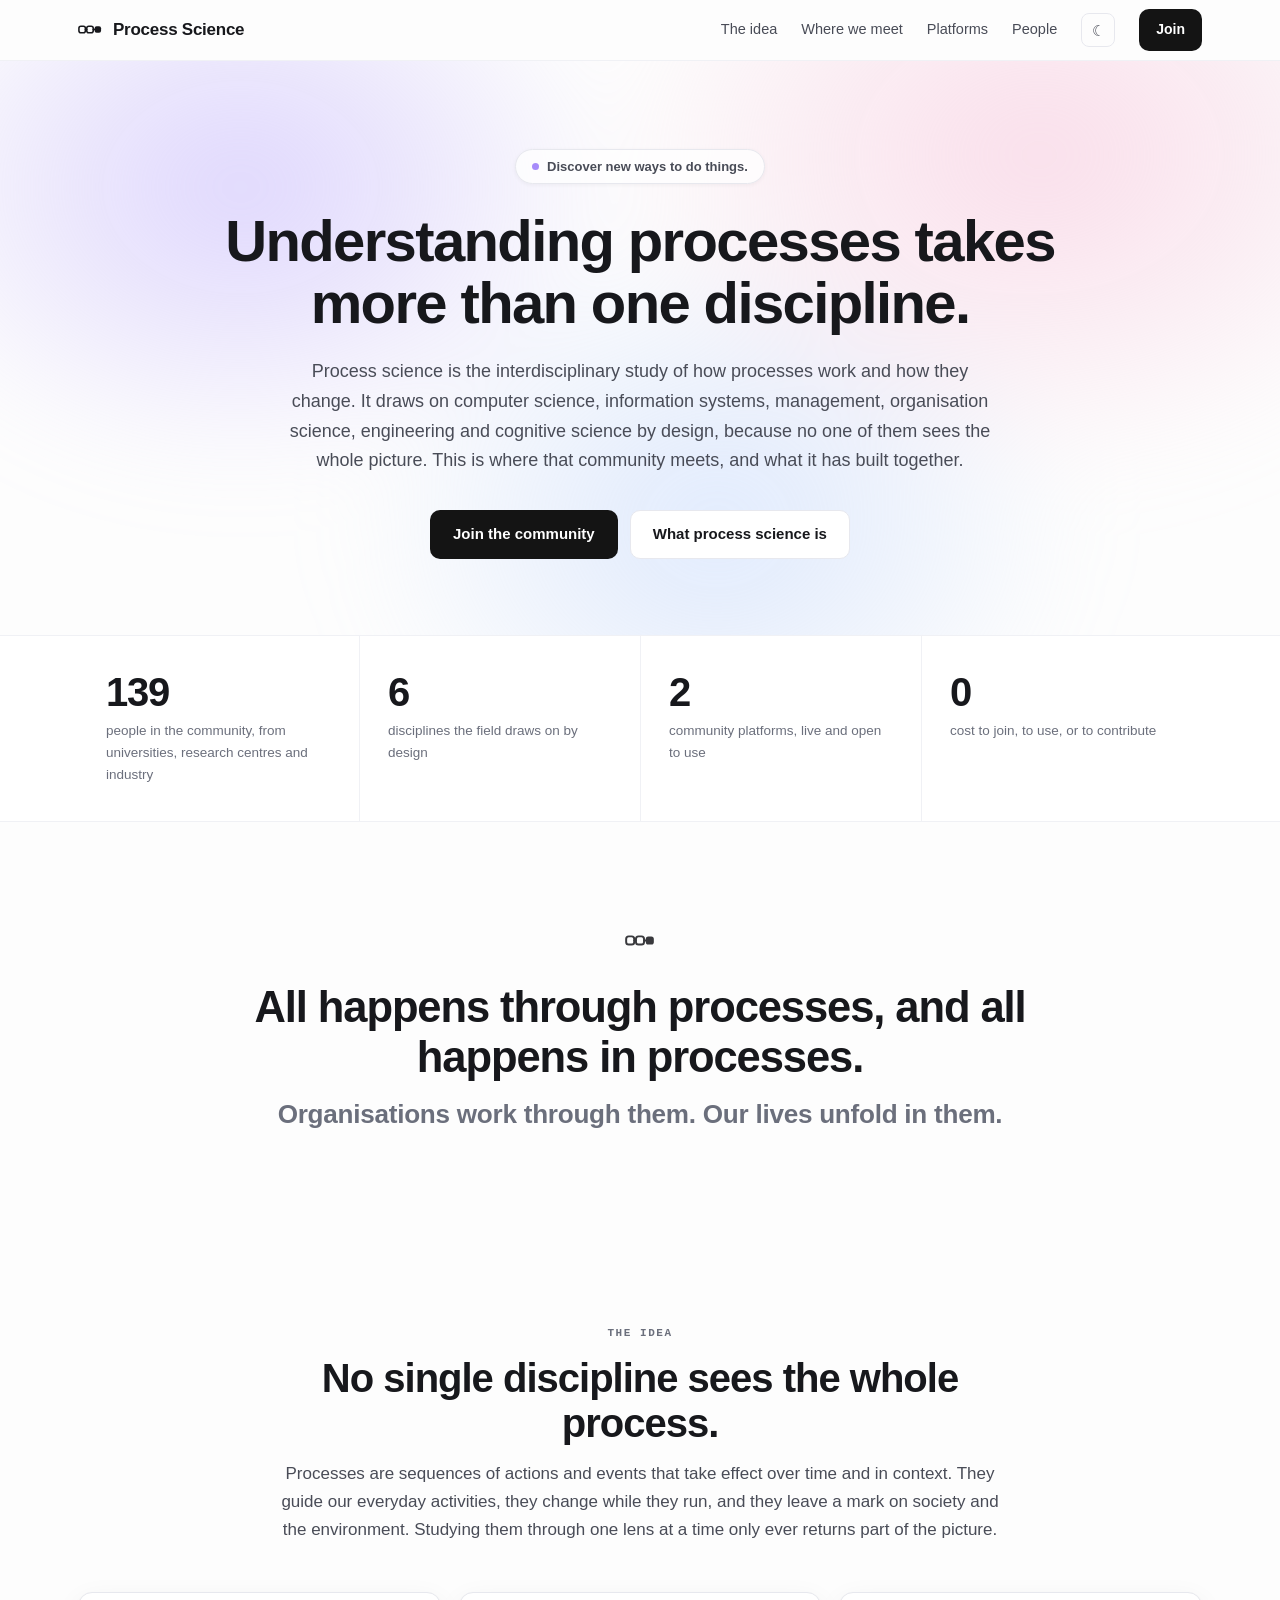
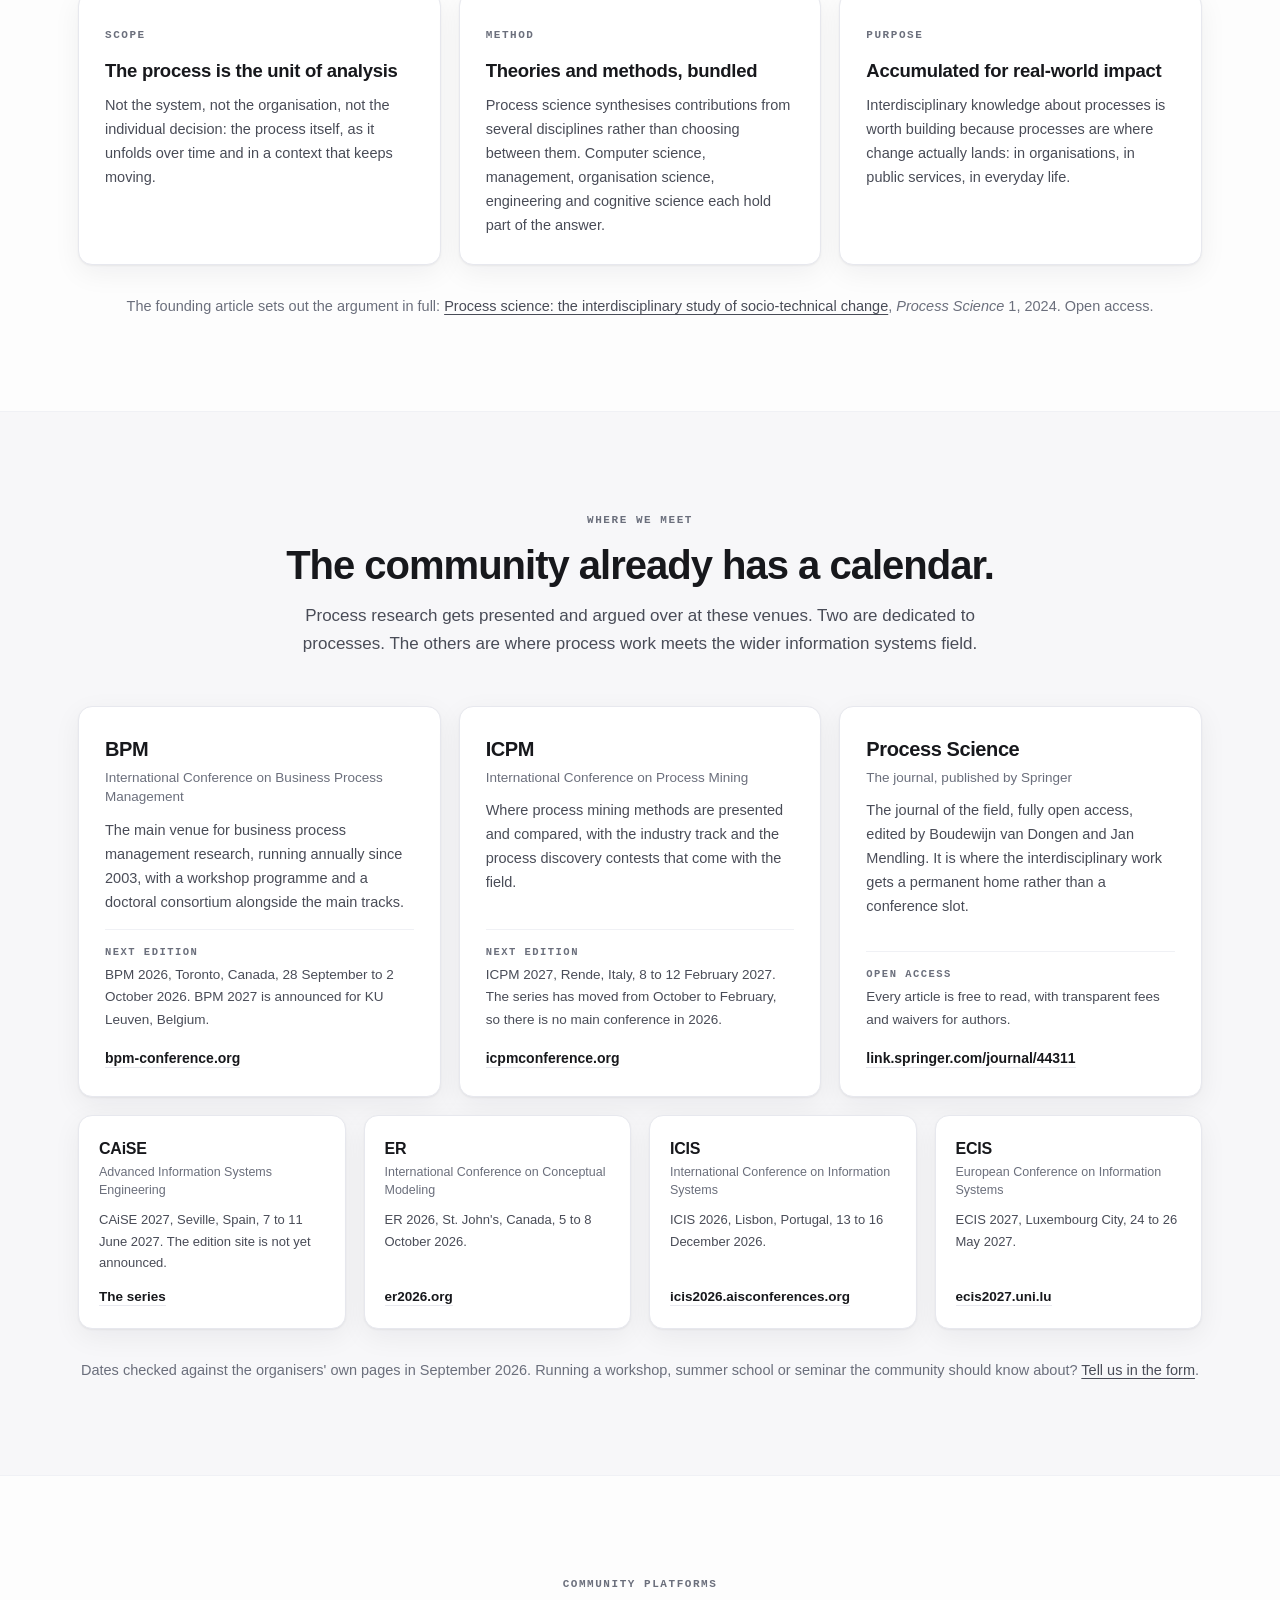
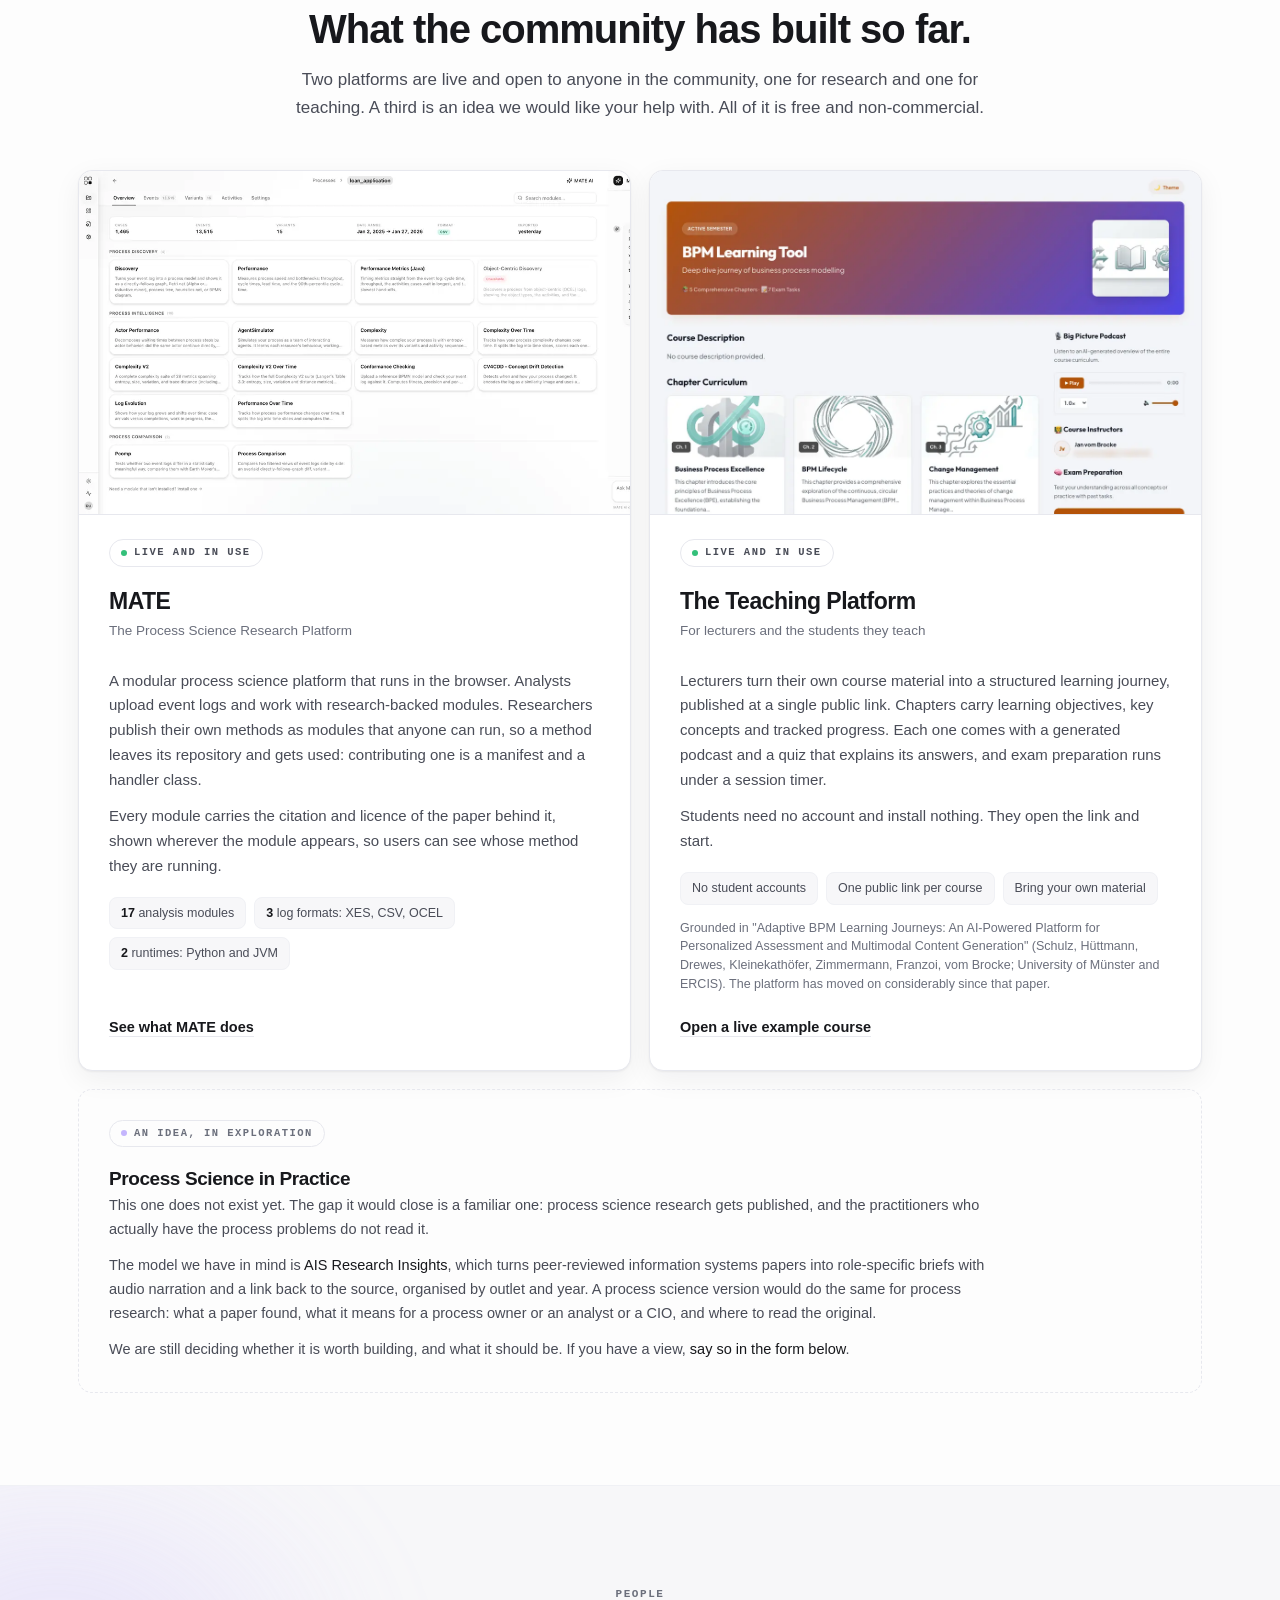
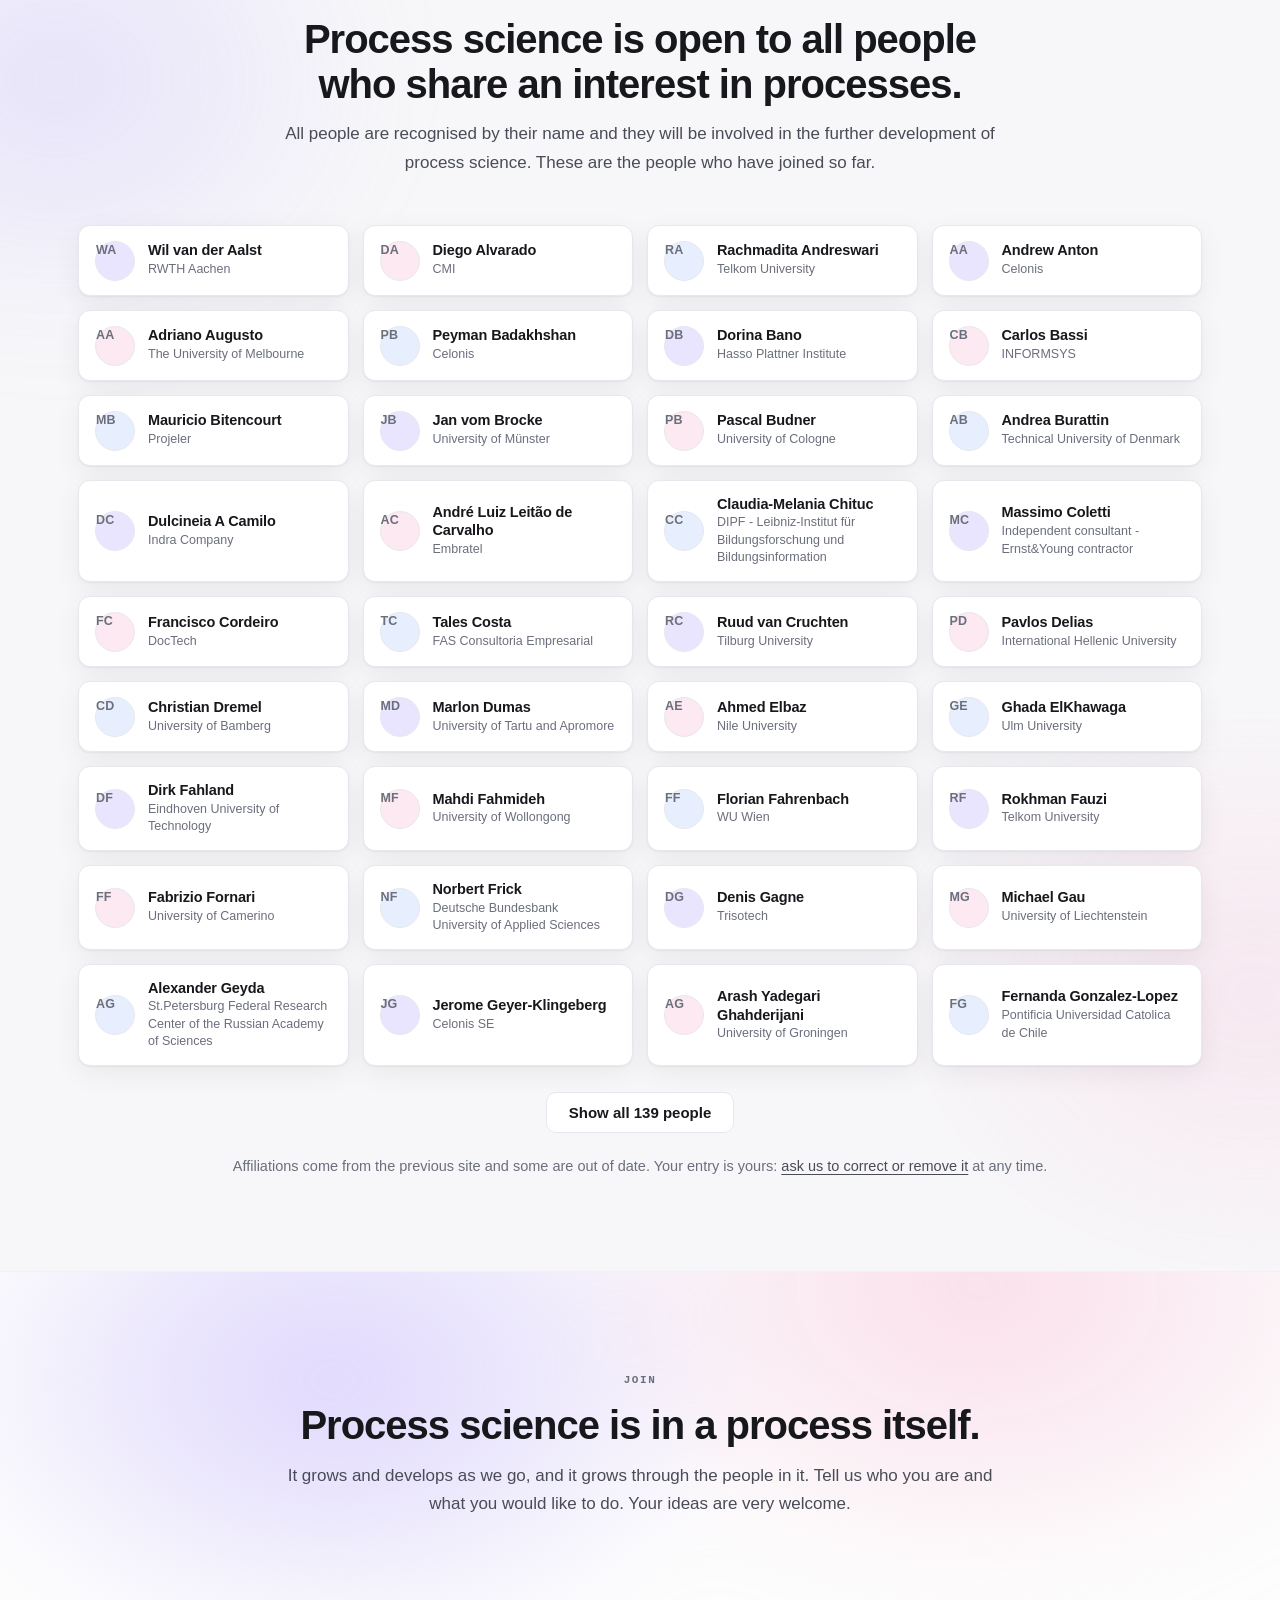
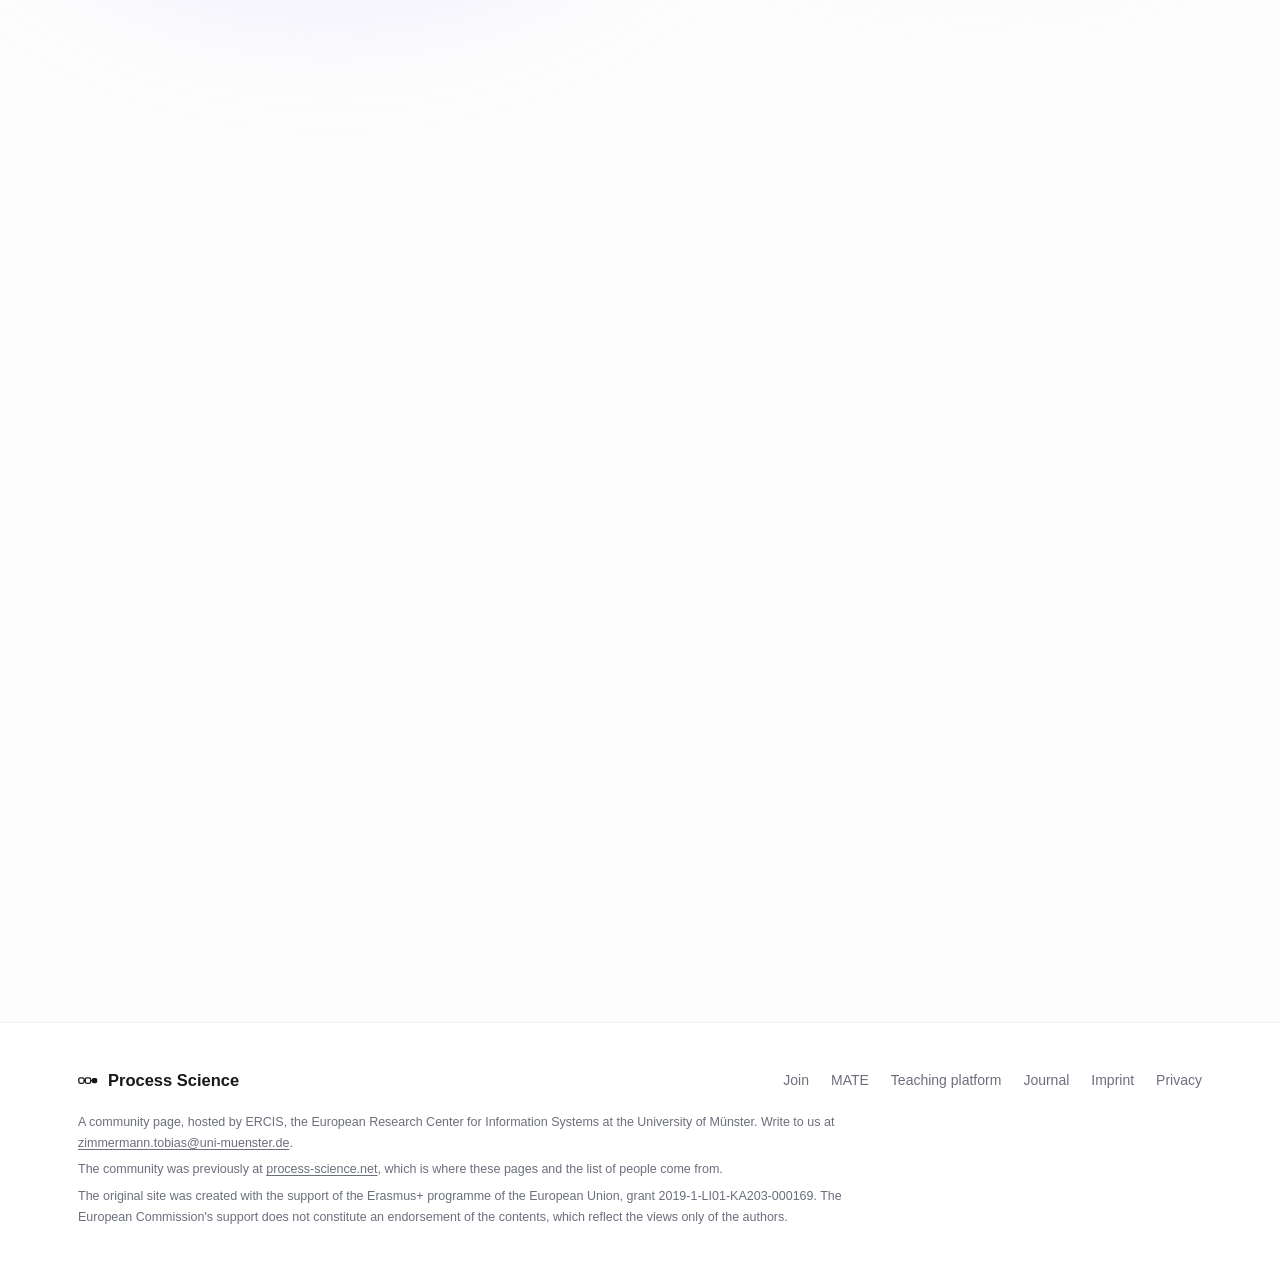
<file: index.html>
<!doctype html>
<html lang="en">
<head>
<meta charset="utf-8">
<meta name="viewport" content="width=device-width, initial-scale=1">
<title>Process Science Community</title>
<meta name="description" content="Process science is the interdisciplinary study of how processes work and how they change. Meet the community, use the platforms it has built, and join in.">
<link rel="icon" href="assets/icon.svg" type="image/svg+xml">
<meta property="og:type" content="website">
<meta property="og:title" content="Process Science Community">
<meta property="og:description" content="Understanding processes takes more than one discipline. Meet the community, use the platforms it has built, and join in.">
<meta property="og:url" content="https://process-science.org/">
<link rel="stylesheet" href="assets/styles.css">
</head>
<body>

<svg width="0" height="0" style="position:absolute" aria-hidden="true" focusable="false">
  <symbol id="glyph" viewBox="0 0 26 26">
    <g fill="none" stroke="currentColor" stroke-width="1.7">
      <rect x="1" y="9" width="7" height="7" rx="2.2"/>
      <path d="M8 12.5h1.5" stroke-linecap="round"/>
      <rect x="9.5" y="9" width="7" height="7" rx="2.2"/>
      <path d="M16.5 12.5H18" stroke-linecap="round"/>
    </g>
    <rect x="18" y="9" width="7" height="7" rx="2.2" fill="currentColor"/>
  </symbol>
</svg>

<a class="skip" href="#main">Skip to content</a>

<header>
  <div class="wrap nav">
    <a class="brand" href="#top">
      <svg class="glyph" aria-hidden="true"><use href="#glyph"/></svg>
      Process Science
    </a>
    <nav class="nav-links" aria-label="Main">
      <a href="#idea">The idea</a>
      <a href="#meet">Where we meet</a>
      <a href="#platforms">Platforms</a>
      <a href="#people">People</a>
      <button class="theme-toggle" id="theme-toggle" aria-label="Switch to dark theme">&#9790;</button>
      <a class="btn btn-black" href="#join">Join</a>
    </nav>
  </div>
</header>

<main id="main">
<div id="top"></div>

  <!-- ================= HERO ================= -->
  <div class="hero">
    <div class="wrap">
      <span class="hero-chip"><span class="dot"></span> Discover new ways to do things.</span>
      <h1>Understanding processes takes more than one discipline.</h1>
      <p class="sub">Process science is the interdisciplinary study of how processes work and how they change. It draws on computer science, information systems, management, organisation science, engineering and cognitive science by design, because no one of them sees the whole picture. This is where that community meets, and what it has built together.</p>
      <div class="cta-row">
        <a class="btn btn-black" href="#join">Join the community</a>
        <a class="btn btn-ghost" href="#idea">What process science is</a>
      </div>
    </div>
  </div>

  <!-- ================= STATS ================= -->
  <div class="stats-outer">
    <div class="wrap stats">
      <div class="stat reveal"><b id="stat-people">139</b><span>people in the community, from universities, research centres and industry</span></div>
      <div class="stat reveal"><b>6</b><span>disciplines the field draws on by design</span></div>
      <div class="stat reveal"><b>2</b><span>community platforms, live and open to use</span></div>
      <div class="stat reveal"><b>0</b><span>cost to join, to use, or to contribute</span></div>
    </div>
  </div>

  <!-- ================= STATEMENT ================= -->
  <div class="statement">
    <div class="wrap reveal">
      <svg class="glyph" aria-hidden="true"><use href="#glyph"/></svg>
      <p>All happens through processes, and all happens in processes. <em>Organisations work through them. Our lives unfold in them.</em></p>
    </div>
  </div>

  <!-- ================= THE IDEA ================= -->
  <section id="idea">
    <div class="wrap">
      <div class="sec-head reveal">
        <span class="label">The idea</span>
        <h2>No single discipline sees the whole process.</h2>
        <p>Processes are sequences of actions and events that take effect over time and in context. They guide our everyday activities, they change while they run, and they leave a mark on society and the environment. Studying them through one lens at a time only ever returns part of the picture.</p>
      </div>
      <div class="props">
        <div class="prop reveal">
          <span class="label">Scope</span>
          <h3>The process is the unit of analysis</h3>
          <p>Not the system, not the organisation, not the individual decision: the process itself, as it unfolds over time and in a context that keeps moving.</p>
        </div>
        <div class="prop reveal">
          <span class="label">Method</span>
          <h3>Theories and methods, bundled</h3>
          <p>Process science synthesises contributions from several disciplines rather than choosing between them. Computer science, management, organisation science, engineering and cognitive science each hold part of the answer.</p>
        </div>
        <div class="prop reveal">
          <span class="label">Purpose</span>
          <h3>Accumulated for real-world impact</h3>
          <p>Interdisciplinary knowledge about processes is worth building because processes are where change actually lands: in organisations, in public services, in everyday life.</p>
        </div>
      </div>
      <p class="sec-note reveal">The founding article sets out the argument in full: <a href="https://doi.org/10.1007/s44311-024-00001-5">Process science: the interdisciplinary study of socio-technical change</a>, <cite>Process Science</cite> 1, 2024. Open access.</p>
    </div>
  </section>

  <!-- ================= WHERE WE MEET ================= -->
  <div class="venues-outer">
  <section id="meet">
    <div class="wrap">
      <div class="sec-head reveal">
        <span class="label">Where we meet</span>
        <h2>The community already has a calendar.</h2>
        <p>Process research gets presented and argued over at these venues. Two are dedicated to processes. The others are where process work meets the wider information systems field.</p>
      </div>

      <div class="props">
        <div class="prop venue reveal">
          <h3>BPM</h3>
          <p class="full">International Conference on Business Process Management</p>
          <p class="what">The main venue for business process management research, running annually since 2003, with a workshop programme and a doctoral consortium alongside the main tracks.</p>
          <p class="next"><b>Next edition</b>BPM 2026, Toronto, Canada, 28 September to 2 October 2026. BPM 2027 is announced for KU Leuven, Belgium.</p>
          <p class="go"><a href="https://bpm-conference.org/">bpm-conference.org</a></p>
        </div>
        <div class="prop venue reveal">
          <h3>ICPM</h3>
          <p class="full">International Conference on Process Mining</p>
          <p class="what">Where process mining methods are presented and compared, with the industry track and the process discovery contests that come with the field.</p>
          <p class="next"><b>Next edition</b>ICPM 2027, Rende, Italy, 8 to 12 February 2027. The series has moved from October to February, so there is no main conference in 2026.</p>
          <p class="go"><a href="https://icpmconference.org/">icpmconference.org</a></p>
        </div>
        <div class="prop venue reveal">
          <h3>Process Science</h3>
          <p class="full">The journal, published by Springer</p>
          <p class="what">The journal of the field, fully open access, edited by Boudewijn van Dongen and Jan Mendling. It is where the interdisciplinary work gets a permanent home rather than a conference slot.</p>
          <p class="next"><b>Open access</b>Every article is free to read, with transparent fees and waivers for authors.</p>
          <p class="go"><a href="https://link.springer.com/journal/44311">link.springer.com/journal/44311</a></p>
        </div>
      </div>

      <div class="adjacent">
        <div class="adj reveal">
          <h4>CAiSE</h4>
          <p class="full">Advanced Information Systems Engineering</p>
          <p class="next">CAiSE 2027, Seville, Spain, 7 to 11 June 2027. The edition site is not yet announced.</p>
          <p class="go"><a href="https://caise-conference.diag.uniroma1.it/">The series</a></p>
        </div>
        <div class="adj reveal">
          <h4>ER</h4>
          <p class="full">International Conference on Conceptual Modeling</p>
          <p class="next">ER 2026, St. John's, Canada, 5 to 8 October 2026.</p>
          <p class="go"><a href="https://er2026.org/">er2026.org</a></p>
        </div>
        <div class="adj reveal">
          <h4>ICIS</h4>
          <p class="full">International Conference on Information Systems</p>
          <p class="next">ICIS 2026, Lisbon, Portugal, 13 to 16 December 2026.</p>
          <p class="go"><a href="https://icis2026.aisconferences.org/">icis2026.aisconferences.org</a></p>
        </div>
        <div class="adj reveal">
          <h4>ECIS</h4>
          <p class="full">European Conference on Information Systems</p>
          <p class="next">ECIS 2027, Luxembourg City, 24 to 26 May 2027.</p>
          <p class="go"><a href="https://ecis2027.uni.lu/">ecis2027.uni.lu</a></p>
        </div>
      </div>

      <p class="sec-note reveal">Dates checked against the organisers' own pages in September 2026. Running a workshop, summer school or seminar the community should know about? <a href="#join">Tell us in the form</a>.</p>
    </div>
  </section>
  </div>

  <!-- ================= PLATFORMS ================= -->
  <section id="platforms">
    <div class="wrap">
      <div class="sec-head reveal">
        <span class="label">Community platforms</span>
        <h2>What the community has built so far.</h2>
        <p>Two platforms are live and open to anyone in the community, one for research and one for teaching. A third is an idea we would like your help with. All of it is free and non-commercial.</p>
      </div>

      <div class="plat">
        <div class="pcard reveal">
          <div class="pshot">
            <img data-shot="assets/mate" src="assets/mate-light.webp" width="1200" height="625" loading="lazy" decoding="async"
                 alt="The MATE platform: a process overview with its module library and the assistant sidebar open">
          </div>
          <span class="pill"><span class="dot"></span> Live and in use</span>
          <h3>MATE</h3>
          <p class="role">The Process Science Research Platform</p>
          <p>A modular process science platform that runs in the browser. Analysts upload event logs and work with research-backed modules. Researchers publish their own methods as modules that anyone can run, so a method leaves its repository and gets used: contributing one is a manifest and a handler class.</p>
          <p>Every module carries the citation and licence of the paper behind it, shown wherever the module appears, so users can see whose method they are running.</p>
          <div class="facts">
            <span class="fact"><b>17</b> analysis modules</span>
            <span class="fact"><b>3</b> log formats: XES, CSV, OCEL</span>
            <span class="fact"><b>2</b> runtimes: Python and JVM</span>
          </div>
          <p class="go"><a href="https://ercis.github.io/MATE/">See what MATE does</a></p>
        </div>

        <div class="pcard reveal">
          <div class="pshot">
            <img data-shot="assets/teach" src="assets/teach-light.webp" width="1200" height="850" loading="lazy" decoding="async"
                 alt="A published course on the teaching platform: chapter curriculum, podcast player and exam preparation">
          </div>
          <span class="pill"><span class="dot"></span> Live and in use</span>
          <h3>The Teaching Platform</h3>
          <p class="role">For lecturers and the students they teach</p>
          <p>Lecturers turn their own course material into a structured learning journey, published at a single public link. Chapters carry learning objectives, key concepts and tracked progress. Each one comes with a generated podcast and a quiz that explains its answers, and exam preparation runs under a session timer.</p>
          <p>Students need no account and install nothing. They open the link and start.</p>
          <div class="facts">
            <span class="fact">No student accounts</span>
            <span class="fact">One public link per course</span>
            <span class="fact">Bring your own material</span>
          </div>
          <p class="grounding">Grounded in "Adaptive BPM Learning Journeys: An AI-Powered Platform for Personalized Assessment and Multimodal Content Generation" (Schulz, H&uuml;ttmann, Drewes, Kleinekath&ouml;fer, Zimmermann, Franzoi, vom Brocke; University of M&uuml;nster and ERCIS). The platform has moved on considerably since that paper.</p>
          <p class="go"><a href="https://learning.uni-muenster.de/open/course/bpm-learning-tool">Open a live example course</a></p>
        </div>

        <div class="pcard lesser reveal">
          <span class="pill idea"><span class="dot"></span> An idea, in exploration</span>
          <h3>Process Science in Practice</h3>
          <p>This one does not exist yet. The gap it would close is a familiar one: process science research gets published, and the practitioners who actually have the process problems do not read it.</p>
          <p>The model we have in mind is <a href="https://ais-insights.ai">AIS Research Insights</a>, which turns peer-reviewed information systems papers into role-specific briefs with audio narration and a link back to the source, organised by outlet and year. A process science version would do the same for process research: what a paper found, what it means for a process owner or an analyst or a CIO, and where to read the original.</p>
          <p>We are still deciding whether it is worth building, and what it should be. If you have a view, <a href="#join">say so in the form below</a>.</p>
        </div>
      </div>
    </div>
  </section>

  <!-- ================= PEOPLE ================= -->
  <div class="people-outer">
  <section id="people">
    <div class="wrap">
      <div class="sec-head reveal">
        <span class="label">People</span>
        <h2>Process science is open to all people who share an interest in processes.</h2>
        <p>All people are recognised by their name and they will be involved in the further development of process science. These are the people who have joined so far.</p>
      </div>
      <div class="people-grid" id="people-grid"></div>
      <noscript>
        <p class="people-note">The list of people needs JavaScript to render. It is also readable at <a href="https://process-science.net/">process-science.net</a>, the previous home of the community.</p>
      </noscript>
      <div class="people-more"><button class="btn btn-ghost" id="people-more" hidden></button></div>
      <p class="people-note reveal">Affiliations come from the previous site and some are out of date. Your entry is yours: <a href="mailto:zimmermann.tobias@uni-muenster.de?subject=Process%20Science%20people%20list">ask us to correct or remove it</a> at any time.</p>
    </div>
  </section>
  </div>

  <!-- ================= JOIN ================= -->
  <div class="join-outer">
  <section id="join">
    <div class="wrap">
      <div class="sec-head reveal">
        <span class="label">Join</span>
        <h2>Process science is in a process itself.</h2>
        <p>It grows and develops as we go, and it grows through the people in it. Tell us who you are and what you would like to do. Your ideas are very welcome.</p>
      </div>
      <div class="panel reveal">
        <div id="formView">
          <form id="joinForm" novalidate>
            <div class="grid">
              <div class="field">
                <label for="f-name">Name</label>
                <input type="text" id="f-name" name="name" autocomplete="name" required>
              </div>
              <div class="field">
                <label for="f-email">Email</label>
                <input type="email" id="f-email" name="email" autocomplete="email" required>
              </div>
              <div class="field">
                <label for="f-org">Institution or organisation</label>
                <input type="text" id="f-org" name="organisation" autocomplete="organization" required>
              </div>
              <div class="field">
                <label for="f-role">Your role</label>
                <select id="f-role" name="role" required>
                  <option value="" selected disabled>Please choose...</option>
                  <option>Professor or Lecturer</option>
                  <option>PhD student or Postdoc</option>
                  <option>Researcher outside academia</option>
                  <option>Student</option>
                  <option>Practitioner or Industry</option>
                  <option>Other</option>
                </select>
              </div>

              <div class="field headline">
                <fieldset>
                  <legend>What would you like to do?</legend>
                  <p class="hint">Choose as many as apply. Using a platform and contributing to one are different things, and both are welcome.</p>

                  <div class="choicegroup">
                    <span class="gl">Take part</span>
                    <div class="choices">
                      <label class="choice">
                        <input type="checkbox" name="interest" value="Be part of the community">
                        <span>
                          <span class="t">Be part of the community</span>
                          <span class="d">Hear what is happening, come to the events</span>
                        </span>
                      </label>
                      <label class="choice">
                        <input type="checkbox" name="interest" value="Help shape Process Science in Practice">
                        <span>
                          <span class="t">Help shape Process Science in Practice</span>
                          <span class="d">Tell us whether the third idea is worth building</span>
                        </span>
                      </label>
                    </div>
                  </div>

                  <div class="choicegroup">
                    <span class="gl">Use a platform</span>
                    <div class="choices">
                      <label class="choice">
                        <input type="checkbox" name="interest" value="Use the research platform">
                        <span>
                          <span class="t">Use the research platform</span>
                          <span class="d">Bring an event log, run the modules</span>
                        </span>
                      </label>
                      <label class="choice">
                        <input type="checkbox" name="interest" value="Use the teaching platform">
                        <span>
                          <span class="t">Use the teaching platform</span>
                          <span class="d">Bring a course</span>
                        </span>
                      </label>
                    </div>
                  </div>

                  <div class="choicegroup">
                    <span class="gl">Contribute to a platform</span>
                    <div class="choices">
                      <label class="choice">
                        <input type="checkbox" name="interest" value="Contribute to the research platform">
                        <span>
                          <span class="t">Contribute to the research platform</span>
                          <span class="d">Publish my method as a module</span>
                        </span>
                      </label>
                      <label class="choice">
                        <input type="checkbox" name="interest" value="Contribute to the teaching platform">
                        <span>
                          <span class="t">Contribute to the teaching platform</span>
                          <span class="d">Build course material, shape the format</span>
                        </span>
                      </label>
                    </div>
                  </div>
                </fieldset>
              </div>

              <div class="field wide">
                <label for="f-about">What would you use it for, or what would you like to contribute? <span class="opt">optional</span></label>
                <textarea id="f-about" name="about" placeholder="A course you teach, a method you would like to publish as a module, a dataset you are working with, a question you keep running into..."></textarea>
              </div>
            </div>


            <!-- Honeypot: hidden from people, filled in by naive bots. The
                 collector silently discards any submission that has it set. -->
            <div class="hp" aria-hidden="true">
              <label for="f-website">Website</label>
              <input type="text" id="f-website" name="website" tabindex="-1" autocomplete="off">
            </div>
            <label class="consent">
              <input type="checkbox" id="f-consent" name="consent" required>
              <span>You may store these details and reply to me by email. I can withdraw this at any time by writing to the contact address below, and my entry will be removed.</span>
            </label>

            <div class="actions">
              <button type="submit" class="btn btn-black" id="submitBtn">Join the community</button>
              <span class="note">No newsletter, no sales, nothing to pay.</span>
            </div>
            <p class="err" id="err" role="alert" aria-live="assertive"></p>
          </form>
        </div>

        <div class="done" id="doneView" tabindex="-1">
          <div class="tick" aria-hidden="true">
            <svg width="24" height="24" viewBox="0 0 24 24" fill="none">
              <path d="M5 12.6 9.7 17.3 19 8" stroke="currentColor" stroke-width="2.4" stroke-linecap="round" stroke-linejoin="round"/>
            </svg>
          </div>
          <h2>Welcome. We have your details.</h2>
          <p>We will be in touch by email. In the meantime, both platforms are open and you are welcome to look around.</p>
          <div class="links">
            <a class="btn btn-ghost" href="https://ercis.github.io/MATE/">Open MATE</a>
            <a class="btn btn-ghost" href="https://learning.uni-muenster.de/open/course/bpm-learning-tool">Open the example course</a>
          </div>
        </div>
      </div>
    </div>
  </section>
  </div>

</main>

<footer>
  <div class="wrap">
    <div class="foot-grid">
      <span class="foot-mark">
        <svg class="glyph" aria-hidden="true"><use href="#glyph"/></svg>
        Process Science
      </span>
      <nav class="foot-links" aria-label="Footer">
        <a href="#join">Join</a>
        <a href="https://ercis.github.io/MATE/">MATE</a>
        <a href="https://learning.uni-muenster.de/open/course/bpm-learning-tool">Teaching platform</a>
        <a href="https://link.springer.com/journal/44311">Journal</a>
        <a href="https://www.wi.uni-muenster.de/legal-notice">Imprint</a>
        <a href="https://www.wi.uni-muenster.de/privacy-statement">Privacy</a>
      </nav>
    </div>
    <div class="colophon">
      <p>A community page, hosted by ERCIS, the European Research Center for Information Systems at the University of M&uuml;nster. Write to us at <a href="mailto:zimmermann.tobias@uni-muenster.de">zimmermann.tobias@uni-muenster.de</a>.</p>
      <p>The community was previously at <a href="https://process-science.net/">process-science.net</a>, which is where these pages and the list of people come from.</p>
      <p>The original site was created with the support of the Erasmus+ programme of the European Union, grant 2019-1-LI01-KA203-000169. The European Commission's support does not constitute an endorsement of the contents, which reflect the views only of the authors.</p>
    </div>
  </div>
</footer>

<script type="application/json" id="people-data">
[
{"name":"Wil van der Aalst","affiliation":"RWTH Aachen","initials":"WA"},
{"name":"Diego Alvarado","affiliation":"CMI","initials":"DA"},
{"name":"Rachmadita Andreswari","affiliation":"Telkom University","initials":"RA"},
{"name":"Andrew Anton","affiliation":"Celonis","initials":"AA"},
{"name":"Adriano Augusto","affiliation":"The University of Melbourne","initials":"AA"},
{"name":"Peyman Badakhshan","affiliation":"Celonis","initials":"PB"},
{"name":"Dorina Bano","affiliation":"Hasso Plattner Institute","initials":"DB"},
{"name":"Carlos Bassi","affiliation":"INFORMSYS","initials":"CB"},
{"name":"Mauricio Bitencourt","affiliation":"Projeler","initials":"MB"},
{"name":"Jan vom Brocke","affiliation":"University of Münster","initials":"JB"},
{"name":"Pascal Budner","affiliation":"University of Cologne","initials":"PB"},
{"name":"Andrea Burattin","affiliation":"Technical University of Denmark","initials":"AB"},
{"name":"Dulcineia A Camilo","affiliation":"Indra Company","initials":"DC"},
{"name":"André Luiz Leitão de Carvalho","affiliation":"Embratel","initials":"AC"},
{"name":"Claudia-Melania Chituc","affiliation":"DIPF - Leibniz-Institut für Bildungsforschung und Bildungsinformation","initials":"CC"},
{"name":"Massimo Coletti","affiliation":"Independent consultant - Ernst&Young contractor","initials":"MC"},
{"name":"Francisco Cordeiro","affiliation":"DocTech","initials":"FC"},
{"name":"Tales Costa","affiliation":"FAS Consultoria Empresarial","initials":"TC"},
{"name":"Ruud van Cruchten","affiliation":"Tilburg University","initials":"RC"},
{"name":"Pavlos Delias","affiliation":"International Hellenic University","initials":"PD"},
{"name":"Christian Dremel","affiliation":"University of Bamberg","initials":"CD"},
{"name":"Marlon Dumas","affiliation":"University of Tartu and Apromore","initials":"MD"},
{"name":"Ahmed Elbaz","affiliation":"Nile University","initials":"AE"},
{"name":"Ghada ElKhawaga","affiliation":"Ulm University","initials":"GE"},
{"name":"Dirk Fahland","affiliation":"Eindhoven University of Technology","initials":"DF"},
{"name":"Mahdi Fahmideh","affiliation":"University of Wollongong","initials":"MF"},
{"name":"Florian Fahrenbach","affiliation":"WU Wien","initials":"FF"},
{"name":"Rokhman Fauzi","affiliation":"Telkom University","initials":"RF"},
{"name":"Fabrizio Fornari","affiliation":"University of Camerino","initials":"FF"},
{"name":"Norbert Frick","affiliation":"Deutsche Bundesbank University of Applied Sciences","initials":"NF"},
{"name":"Denis Gagne","affiliation":"Trisotech","initials":"DG"},
{"name":"Michael Gau","affiliation":"University of Liechtenstein","initials":"MG"},
{"name":"Alexander Geyda","affiliation":"St.Petersburg Federal Research Center of the Russian Academy of Sciences","initials":"AG"},
{"name":"Jerome Geyer-Klingeberg","affiliation":"Celonis SE","initials":"JG"},
{"name":"Arash Yadegari Ghahderijani","affiliation":"University of Groningen","initials":"AG"},
{"name":"Fernanda Gonzalez-Lopez","affiliation":"Pontificia Universidad Catolica de Chile","initials":"FG"},
{"name":"Thomas Grisold","affiliation":"University of Liechtenstein","initials":"TG"},
{"name":"Michael Groeschel","affiliation":"University of Applied Science Mannheim","initials":"MG"},
{"name":"Steven Groß","affiliation":"WU Wien","initials":"SG"},
{"name":"Tobias Heindel","affiliation":"Technische Universität Berlin","initials":"TH"},
{"name":"Iman Helal","affiliation":"Cairo University","initials":"IH"},
{"name":"Telmo Henriques","affiliation":"ISCTE-IUL","initials":"TH"},
{"name":"Richard Hobeck","affiliation":"TU Berlin","initials":"RH"},
{"name":"Joschka Hüllmann","affiliation":"University of Münster","initials":"JH"},
{"name":"Eder Ignatowicz","affiliation":"Red Hat","initials":"EI"},
{"name":"Amin Jalali","affiliation":"Stockholm University","initials":"AJ"},
{"name":"Christian Janiesch","affiliation":"University of Würzburg","initials":"CJ"},
{"name":"Gert Janssenswillen","affiliation":"Hasselt University","initials":"GJ"},
{"name":"Leandro Jesus","affiliation":"Queensland University of Technology","initials":"LJ"},
{"name":"Andrés Jiménez Ramírez","affiliation":"Universidad de Sevilla","initials":"AJ"},
{"name":"Dimka Karastoyanova","affiliation":"University of Groningen","initials":"DK"},
{"name":"Sebastian Kautz","affiliation":"Boydak Automation","initials":"SK"},
{"name":"Waldemar Kremser","affiliation":"Radboud University","initials":"WK"},
{"name":"Nina van Krimpen","affiliation":"LyonDellBasell","initials":"NK"},
{"name":"Florian Kurz","affiliation":"bamero AG","initials":"FK"},
{"name":"Steven Leego","affiliation":"University of Tartu","initials":"SL"},
{"name":"Jan Marco Leimeister","affiliation":"University of St. Gallen","initials":"JL"},
{"name":"Agata Lewkowska","affiliation":"Borg Warner","initials":"AL"},
{"name":"Mahei Manhai Li","affiliation":"University of Kassel","initials":"ML"},
{"name":"Roberto de Lima Bueno","affiliation":"Furukawa Electric Latam","initials":"RL"},
{"name":"Amy Van Looy","affiliation":"Ghent University","initials":"AL"},
{"name":"Hugo A. López","affiliation":"University of Copenhagen / DCR Solutions","initials":"HL"},
{"name":"Egon Lüftenegger","affiliation":"CAMPUS 02  University of Applied Sciences","initials":"EL"},
{"name":"Wesley Alves Machado","affiliation":"PUC","initials":"WM"},
{"name":"Andrea Magalhaes Magdaleno","affiliation":"UFF & dheka","initials":"AM"},
{"name":"Mahendrawathi ER","affiliation":"Institut Teknologi Sepuluh Nopember","initials":"ME"},
{"name":"Andrea Maldonado","affiliation":"LMU Munich","initials":"AM"},
{"name":"Norylaine Mangueira","affiliation":"dheka","initials":"NM"},
{"name":"Niels Martin","affiliation":"Hasselt University","initials":"NM"},
{"name":"Jan Mendling","affiliation":"WU Wien","initials":"JM"},
{"name":"Zoran Milosevic","affiliation":"Deontik","initials":"ZM"},
{"name":"Mohsen","affiliation":"Saman System Sepahan","initials":"M"},
{"name":"Marco Montali","affiliation":"KRDB Research Centre, Free University of Bozen-Bolzano","initials":"MM"},
{"name":"Jorge Munoz-Gama","affiliation":"Pontificia Universidad Católica de Chile","initials":"JM"},
{"name":"Nicolai","affiliation":"University of Osnabrück","initials":"N"},
{"name":"Adriatik Nikaj","affiliation":"Hasso Plattner Institute, University of Potsdam","initials":"AN"},
{"name":"Toacy Oliveira","affiliation":"COPPE/UFRJ","initials":"TO"},
{"name":"Omid","affiliation":"Aston University","initials":"O"},
{"name":"Jari Peeperkorn","affiliation":"KU Leuven","initials":"JP"},
{"name":"Samuli Pekkola","affiliation":"Tampere University","initials":"SP"},
{"name":"Brian Pentland","affiliation":"Michigan State University","initials":"BP"},
{"name":"Christoph Peters","affiliation":"University of St. Gallen","initials":"CP"},
{"name":"Gregor Polančič","affiliation":"University of Maribor","initials":"GP"},
{"name":"Artem Polyvyanyy","affiliation":"The University of Melbourne","initials":"AP"},
{"name":"Stefan Dal Pont","affiliation":"Empresas Rio Deserto","initials":"SP"},
{"name":"Simon Poon","affiliation":"The University of Sydney","initials":"SP"},
{"name":"Luise Pufahl","affiliation":"Technische Universität Berlin","initials":"LP"},
{"name":"Rajarajacholan","affiliation":"PRIST","initials":"R"},
{"name":"Ian Ramsay","affiliation":"NTT Ltd","initials":"IR"},
{"name":"Adrian Rebmann","affiliation":"University of Mannheim","initials":"AR"},
{"name":"Jan Recker","affiliation":"University of Cologne","initials":"JR"},
{"name":"Rehan","affiliation":"Eindhoven University of Technology","initials":"R"},
{"name":"Jana Rehse","affiliation":"University of Mannheim","initials":"JR"},
{"name":"Manfred Reichert","affiliation":"Ulm University","initials":"MR"},
{"name":"Hajo Reijers","affiliation":"Utrecht University","initials":"HR"},
{"name":"Simon Remy","affiliation":"Hasso Plattner Institute","initials":"SR"},
{"name":"Adela del-Río-Ortega","affiliation":"Universidad de Sevilla","initials":"AR"},
{"name":"Hamzah Ritchi","affiliation":"Universitas Padjadjaran","initials":"HR"},
{"name":"Gilberto J D Rocha","affiliation":"Icolabora","initials":"GR"},
{"name":"Maximilian Roeglinger","affiliation":"University of Bayreuth","initials":"MR"},
{"name":"Michael Rosemann","affiliation":"Queensland University of Technology","initials":"MR"},
{"name":"Christoph Rosenkranz","affiliation":"University of Cologne","initials":"CR"},
{"name":"Roy Rozenblum","affiliation":"Datricks","initials":"RR"},
{"name":"Sisilia Thya Safitri","affiliation":"Institute Technology Telkom Purwokerto","initials":"SS"},
{"name":"Mohammadreza Fani Sani","affiliation":"RWTH Aachen University","initials":"MS"},
{"name":"Flavia Maria Santoro","affiliation":"University of the State of Rio de Janeiro","initials":"FS"},
{"name":"Ricardo Franco dos Santos","affiliation":"Vitrrus","initials":"RS"},
{"name":"Andrea Schlager","affiliation":"Arctive AG","initials":"AS"},
{"name":"Rainer Schmidt","affiliation":"Munich University of Applied Sciences","initials":"RS"},
{"name":"Johannes Schneider","affiliation":"University of Liechtenstein","initials":"JS"},
{"name":"Stefan Schönig","affiliation":"University of Regensburg","initials":"SS"},
{"name":"Rui Dinis Sousa","affiliation":"University of Minho","initials":"RS"},
{"name":"Thomas Staudt","affiliation":"Deutsche Bundesbank","initials":"TS"},
{"name":"Armin Stein","affiliation":"University of Münster","initials":"AS"},
{"name":"Matthias Stierle","affiliation":"FAU Erlangen-Nürnberg","initials":"MS"},
{"name":"Dyah Wahyu Sukmaningsih","affiliation":"BINUS University","initials":"DS"},
{"name":"Victor Taratukhin","affiliation":"SAP America","initials":"VT"},
{"name":"Sedat Taskesenlioglu","affiliation":"Kuveyt Turk Participation Bank","initials":"ST"},
{"name":"Moch Taufik","affiliation":"Universitas Islam Sultan Agung","initials":"MT"},
{"name":"Johannes Tenschert","affiliation":"FAU Erlangen-Nuremberg / Pertuniti GmbH","initials":"JT"},
{"name":"Lucineia Heloisa Thom","affiliation":"Federal University of Rio Grande do Sul","initials":"LT"},
{"name":"Solomon Thuo","affiliation":"IZONE LTD","initials":"ST"},
{"name":"Peter Trkman","affiliation":"University of Ljubljana, School of Economics and Business","initials":"PT"},
{"name":"Irene Vanderfeesten","affiliation":"Open University of the Netherlands / Eindhoven University of Technology","initials":"IV"},
{"name":"Marcio Junior Vieira","affiliation":"Ambiente Livre","initials":"MV"},
{"name":"Josua Vieten","affiliation":"Celonis SE","initials":"JV"},
{"name":"Gottfried Vossen","affiliation":"University of Münster","initials":"GV"},
{"name":"Tobias Walter","affiliation":"Hochschule Mainz - University of Applied Sciences","initials":"TW"},
{"name":"Bayu Waspodo","affiliation":"Universitas Islam Negeri Syarif Hidayatullah Jakarta","initials":"BW"},
{"name":"Barbara Weber","affiliation":"University of St. Gallen","initials":"BW"},
{"name":"Ingo Weber","affiliation":"TU Berlin","initials":"IW"},
{"name":"Inge van de Weerd","affiliation":"Universiteit Utrecht","initials":"IW"},
{"name":"Jan Martijn van der Werf","affiliation":"Utrecht University","initials":"JW"},
{"name":"Kay Winkler","affiliation":"USMA - Santa María La Antigua Catholic University","initials":"KW"},
{"name":"Bastian Wurm","affiliation":"WU Wien","initials":"BW"},
{"name":"Bernardo Nugroho Yahya","affiliation":"Hankuk University of Foreign Studies","initials":"BY"},
{"name":"Yulia","affiliation":"Uni Liechtenstein","initials":"Y"},
{"name":"Rashid Zaman","affiliation":"Eindhoven University of Technology","initials":"RZ"},
{"name":"Sebastiaan van Zelst","affiliation":"Fraunhofer FIT","initials":"SZ"}]
</script>

<script>
  /* theme: follows the system by default, manual override wins and persists */
  (function () {
    var root = document.documentElement;
    var btn = document.getElementById('theme-toggle');
    var stored = null;
    try { stored = localStorage.getItem('psc-theme'); } catch (e) {}
    function systemDark() { return window.matchMedia('(prefers-color-scheme: dark)').matches; }
    function apply(theme) {
      root.classList.add('theme-snap');
      if (theme === 'dark') { root.setAttribute('data-theme', 'dark'); }
      else { root.removeAttribute('data-theme'); }
      if (btn) {
        btn.textContent = theme === 'dark' ? '☼' : '☾';
        btn.setAttribute('aria-label', theme === 'dark' ? 'Switch to light theme' : 'Switch to dark theme');
      }
      if (window.__updateShots) window.__updateShots();
      requestAnimationFrame(function () {
        requestAnimationFrame(function () { root.classList.remove('theme-snap'); });
      });
    }
    var current = stored || (systemDark() ? 'dark' : 'light');
    apply(current);
    if (btn) btn.addEventListener('click', function () {
      current = current === 'dark' ? 'light' : 'dark';
      try { localStorage.setItem('psc-theme', current); } catch (e) {}
      apply(current);
    });
    window.matchMedia('(prefers-color-scheme: dark)').addEventListener('change', function (e) {
      if (!stored) { current = e.matches ? 'dark' : 'light'; apply(current); }
    });
  })();

  /* reveal on scroll */
  (function () {
    if (window.matchMedia('(prefers-reduced-motion: reduce)').matches) {
      document.querySelectorAll('.reveal').forEach(function (el) { el.classList.add('on'); });
      return;
    }
    var io = new IntersectionObserver(function (entries) {
      entries.forEach(function (e) {
        if (e.isIntersecting) { e.target.classList.add('on'); io.unobserve(e.target); }
      });
    }, { rootMargin: '0px 0px -8% 0px', threshold: 0.08 });
    document.querySelectorAll('.reveal').forEach(function (el) { io.observe(el); });
  })();

  /* people: rendered from the JSON block above, so adding someone is a one-line edit.
     The list is long, so it starts collapsed and expands on request. */
  (function () {
    var grid = document.getElementById('people-grid');
    var moreBtn = document.getElementById('people-more');
    var node = document.getElementById('people-data');
    if (!grid || !node) return;
    var people;
    try { people = JSON.parse(node.textContent); } catch (e) { return; }

    var COLLAPSED = 36;
    var expanded = people.length <= COLLAPSED;

    function card(p) {
      var el = document.createElement('div');
      el.className = 'person';
      var av = document.createElement('span');
      av.className = 'pavatar';
      av.setAttribute('aria-hidden', 'true');
      av.textContent = p.initials;
      var who = document.createElement('div');
      who.className = 'who';
      var b = document.createElement('b');
      b.textContent = p.name;
      var s = document.createElement('span');
      s.textContent = p.affiliation;
      who.appendChild(b); who.appendChild(s);
      el.appendChild(av); el.appendChild(who);
      return el;
    }

    function render() {
      var shown = expanded ? people : people.slice(0, COLLAPSED);
      var frag = document.createDocumentFragment();
      shown.forEach(function (p) { frag.appendChild(card(p)); });
      grid.textContent = '';
      grid.appendChild(frag);
      if (people.length > COLLAPSED) {
        moreBtn.hidden = false;
        moreBtn.textContent = expanded ? 'Show fewer' : 'Show all ' + people.length + ' people';
        moreBtn.setAttribute('aria-expanded', expanded ? 'true' : 'false');
      }
    }

    if (moreBtn) moreBtn.addEventListener('click', function () {
      expanded = !expanded;
      render();
      if (!expanded) document.getElementById('people').scrollIntoView({ block: 'start' });
      else moreBtn.focus();
    });

    render();

    /* keep the headline count honest: it is derived, never typed in */
    var stat = document.getElementById('stat-people');
    if (stat) stat.textContent = String(people.length);
  })();
</script>
<script>
  /* platform screenshots follow the theme; if one is missing, drop the frame
     rather than showing a broken image */
  (function () {
    var shots = Array.prototype.slice.call(document.querySelectorAll('.pshot img[data-shot]'));
    if (!shots.length) return;
    shots.forEach(function (img) {
      img.addEventListener('error', function () {
        var frame = img.closest('.pshot');
        if (frame) frame.hidden = true;
      });
    });
    window.__updateShots = function () {
      var dark = document.documentElement.getAttribute('data-theme') === 'dark';
      shots.forEach(function (img) {
        var next = img.dataset.shot + (dark ? '-dark' : '-light') + '.webp';
        if (img.getAttribute('src') !== next) img.setAttribute('src', next);
      });
    };
    window.__updateShots();
  })();
</script>
<script src="assets/join.js"></script>

</body>
</html>
</file>
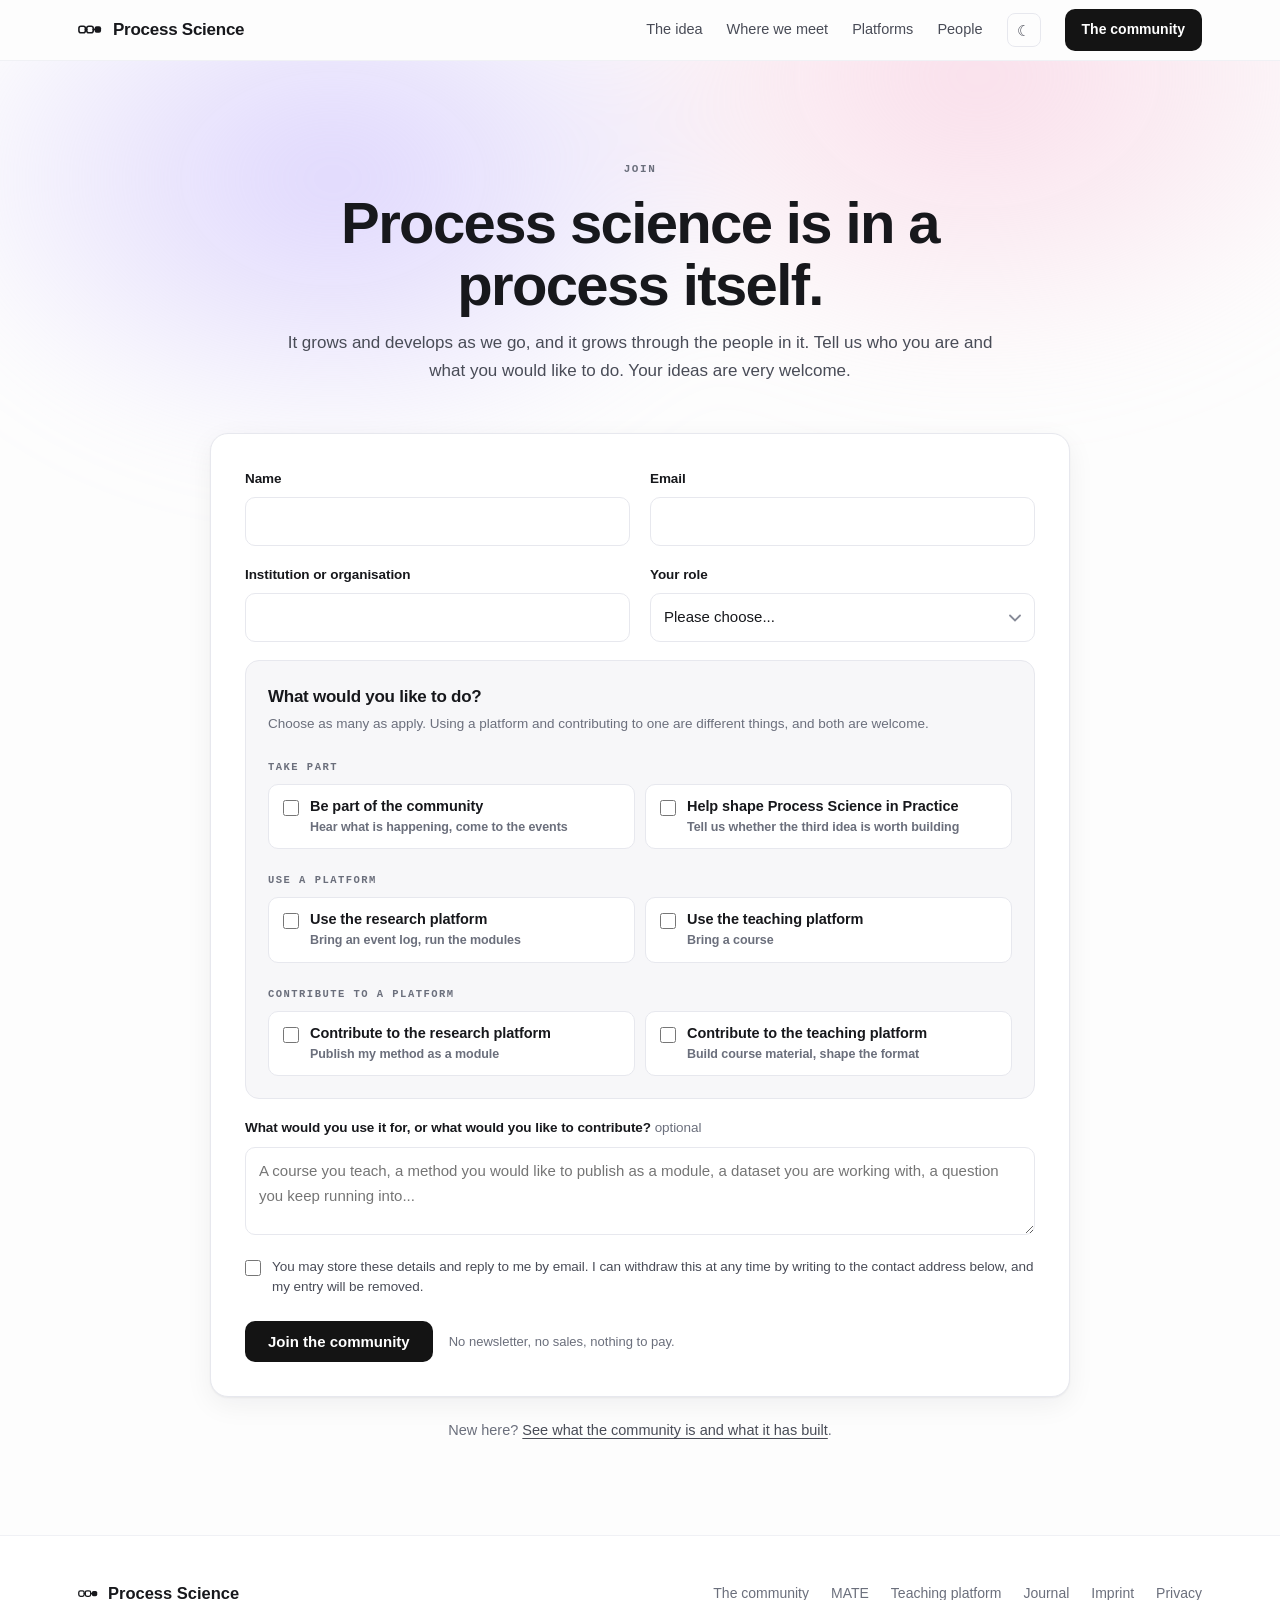
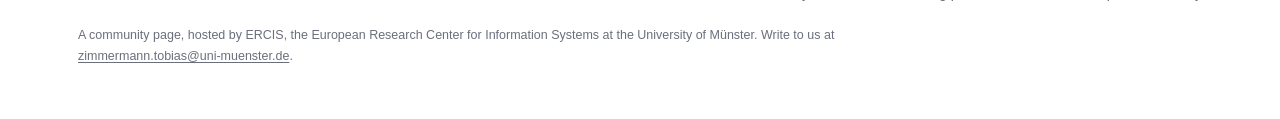
<file: join/index.html>
<!doctype html>
<html lang="en">
<head>
<meta charset="utf-8">
<meta name="viewport" content="width=device-width, initial-scale=1">
<title>Join the Process Science Community</title>
<meta name="description" content="Tell us who you are and what you would like to do: be part of the community, use the research or teaching platform, or contribute to them.">
<link rel="icon" href="../assets/icon.svg" type="image/svg+xml">
<link rel="stylesheet" href="../assets/styles.css">
<meta property="og:type" content="website">
<meta property="og:title" content="Join the Process Science Community">
<meta property="og:description" content="Tell us who you are and what you would like to do.">
<meta property="og:url" content="https://process-science.org/join/">
</head>
<body data-source="join-page">

<svg width="0" height="0" style="position:absolute" aria-hidden="true" focusable="false">
  <symbol id="glyph" viewBox="0 0 26 26">
    <g fill="none" stroke="currentColor" stroke-width="1.7">
      <rect x="1" y="9" width="7" height="7" rx="2.2"/>
      <path d="M8 12.5h1.5" stroke-linecap="round"/>
      <rect x="9.5" y="9" width="7" height="7" rx="2.2"/>
      <path d="M16.5 12.5H18" stroke-linecap="round"/>
    </g>
    <rect x="18" y="9" width="7" height="7" rx="2.2" fill="currentColor"/>
  </symbol>
</svg>

<a class="skip" href="#main">Skip to content</a>

<header>
  <div class="wrap nav">
    <a class="brand" href="../">
      <svg class="glyph" aria-hidden="true"><use href="#glyph"/></svg>
      Process Science
    </a>
    <nav class="nav-links" aria-label="Main">
      <a href="../#idea">The idea</a>
      <a href="../#meet">Where we meet</a>
      <a href="../#platforms">Platforms</a>
      <a href="../#people">People</a>
      <button class="theme-toggle" id="theme-toggle" aria-label="Switch to dark theme">&#9790;</button>
      <a class="btn btn-black" href="../">The community</a>
    </nav>
  </div>
</header>

<main id="main">
  <div class="join-outer">
  <section id="join">
    <div class="wrap">
      <div class="sec-head">
        <span class="label">Join</span>
        <h1>Process science is in a process itself.</h1>
        <p>It grows and develops as we go, and it grows through the people in it. Tell us who you are and what you would like to do. Your ideas are very welcome.</p>
      </div>
      <div class="panel">
        <div id="formView">
          <form id="joinForm" novalidate>
            <div class="grid">
              <div class="field">
                <label for="f-name">Name</label>
                <input type="text" id="f-name" name="name" autocomplete="name" required>
              </div>
              <div class="field">
                <label for="f-email">Email</label>
                <input type="email" id="f-email" name="email" autocomplete="email" required>
              </div>
              <div class="field">
                <label for="f-org">Institution or organisation</label>
                <input type="text" id="f-org" name="organisation" autocomplete="organization" required>
              </div>
              <div class="field">
                <label for="f-role">Your role</label>
                <select id="f-role" name="role" required>
                  <option value="" selected disabled>Please choose...</option>
                  <option>Professor or Lecturer</option>
                  <option>PhD student or Postdoc</option>
                  <option>Researcher outside academia</option>
                  <option>Student</option>
                  <option>Practitioner or Industry</option>
                  <option>Other</option>
                </select>
              </div>

              <div class="field headline">
                <fieldset>
                  <legend>What would you like to do?</legend>
                  <p class="hint">Choose as many as apply. Using a platform and contributing to one are different things, and both are welcome.</p>

                  <div class="choicegroup">
                    <span class="gl">Take part</span>
                    <div class="choices">
                      <label class="choice">
                        <input type="checkbox" name="interest" value="Be part of the community">
                        <span>
                          <span class="t">Be part of the community</span>
                          <span class="d">Hear what is happening, come to the events</span>
                        </span>
                      </label>
                      <label class="choice">
                        <input type="checkbox" name="interest" value="Help shape Process Science in Practice">
                        <span>
                          <span class="t">Help shape Process Science in Practice</span>
                          <span class="d">Tell us whether the third idea is worth building</span>
                        </span>
                      </label>
                    </div>
                  </div>

                  <div class="choicegroup">
                    <span class="gl">Use a platform</span>
                    <div class="choices">
                      <label class="choice">
                        <input type="checkbox" name="interest" value="Use the research platform">
                        <span>
                          <span class="t">Use the research platform</span>
                          <span class="d">Bring an event log, run the modules</span>
                        </span>
                      </label>
                      <label class="choice">
                        <input type="checkbox" name="interest" value="Use the teaching platform">
                        <span>
                          <span class="t">Use the teaching platform</span>
                          <span class="d">Bring a course</span>
                        </span>
                      </label>
                    </div>
                  </div>

                  <div class="choicegroup">
                    <span class="gl">Contribute to a platform</span>
                    <div class="choices">
                      <label class="choice">
                        <input type="checkbox" name="interest" value="Contribute to the research platform">
                        <span>
                          <span class="t">Contribute to the research platform</span>
                          <span class="d">Publish my method as a module</span>
                        </span>
                      </label>
                      <label class="choice">
                        <input type="checkbox" name="interest" value="Contribute to the teaching platform">
                        <span>
                          <span class="t">Contribute to the teaching platform</span>
                          <span class="d">Build course material, shape the format</span>
                        </span>
                      </label>
                    </div>
                  </div>
                </fieldset>
              </div>

              <div class="field wide">
                <label for="f-about">What would you use it for, or what would you like to contribute? <span class="opt">optional</span></label>
                <textarea id="f-about" name="about" placeholder="A course you teach, a method you would like to publish as a module, a dataset you are working with, a question you keep running into..."></textarea>
              </div>
            </div>


            <!-- Honeypot: hidden from people, filled in by naive bots. The
                 collector silently discards any submission that has it set. -->
            <div class="hp" aria-hidden="true">
              <label for="f-website">Website</label>
              <input type="text" id="f-website" name="website" tabindex="-1" autocomplete="off">
            </div>
            <label class="consent">
              <input type="checkbox" id="f-consent" name="consent" required>
              <span>You may store these details and reply to me by email. I can withdraw this at any time by writing to the contact address below, and my entry will be removed.</span>
            </label>

            <div class="actions">
              <button type="submit" class="btn btn-black" id="submitBtn">Join the community</button>
              <span class="note">No newsletter, no sales, nothing to pay.</span>
            </div>
            <p class="err" id="err" role="alert" aria-live="assertive"></p>
          </form>
        </div>

        <div class="done" id="doneView" tabindex="-1">
          <div class="tick" aria-hidden="true">
            <svg width="24" height="24" viewBox="0 0 24 24" fill="none">
              <path d="M5 12.6 9.7 17.3 19 8" stroke="currentColor" stroke-width="2.4" stroke-linecap="round" stroke-linejoin="round"/>
            </svg>
          </div>
          <h2>Welcome. We have your details.</h2>
          <p>We will be in touch by email. In the meantime, both platforms are open and you are welcome to look around.</p>
          <div class="links">
            <a class="btn btn-ghost" href="https://ercis.github.io/MATE/">Open MATE</a>
            <a class="btn btn-ghost" href="https://learning.uni-muenster.de/open/course/bpm-learning-tool">Open the example course</a>
          </div>
        </div>
      </div>
      <p class="people-note">New here? <a href="../">See what the community is and what it has built</a>.</p>
    </div>
  </section>
  </div>
</main>

<footer>
  <div class="wrap">
    <div class="foot-grid">
      <span class="foot-mark">
        <svg class="glyph" aria-hidden="true"><use href="#glyph"/></svg>
        Process Science
      </span>
      <nav class="foot-links" aria-label="Footer">
        <a href="../">The community</a>
        <a href="https://ercis.github.io/MATE/">MATE</a>
        <a href="https://learning.uni-muenster.de/open/course/bpm-learning-tool">Teaching platform</a>
        <a href="https://link.springer.com/journal/44311">Journal</a>
        <a href="https://www.wi.uni-muenster.de/legal-notice">Imprint</a>
        <a href="https://www.wi.uni-muenster.de/privacy-statement">Privacy</a>
      </nav>
    </div>
    <div class="colophon">
      <p>A community page, hosted by ERCIS, the European Research Center for Information Systems at the University of M&uuml;nster. Write to us at <a href="mailto:zimmermann.tobias@uni-muenster.de">zimmermann.tobias@uni-muenster.de</a>.</p>
    </div>
  </div>
</footer>

<script>
  /* theme: follows the system by default, manual override wins and persists */
  (function () {
    var root = document.documentElement;
    var btn = document.getElementById('theme-toggle');
    var stored = null;
    try { stored = localStorage.getItem('psc-theme'); } catch (e) {}
    function systemDark() { return window.matchMedia('(prefers-color-scheme: dark)').matches; }
    function apply(theme) {
      root.classList.add('theme-snap');
      if (theme === 'dark') { root.setAttribute('data-theme', 'dark'); }
      else { root.removeAttribute('data-theme'); }
      if (btn) {
        btn.textContent = theme === 'dark' ? '☼' : '☾';
        btn.setAttribute('aria-label', theme === 'dark' ? 'Switch to light theme' : 'Switch to dark theme');
      }
      requestAnimationFrame(function () {
        requestAnimationFrame(function () { root.classList.remove('theme-snap'); });
      });
    }
    var current = stored || (systemDark() ? 'dark' : 'light');
    apply(current);
    if (btn) btn.addEventListener('click', function () {
      current = current === 'dark' ? 'light' : 'dark';
      try { localStorage.setItem('psc-theme', current); } catch (e) {}
      apply(current);
    });
    window.matchMedia('(prefers-color-scheme: dark)').addEventListener('change', function (e) {
      if (!stored) { current = e.matches ? 'dark' : 'light'; apply(current); }
    });
  })();
</script>
<script src="../assets/join.js"></script>

</body>
</html>
</file>
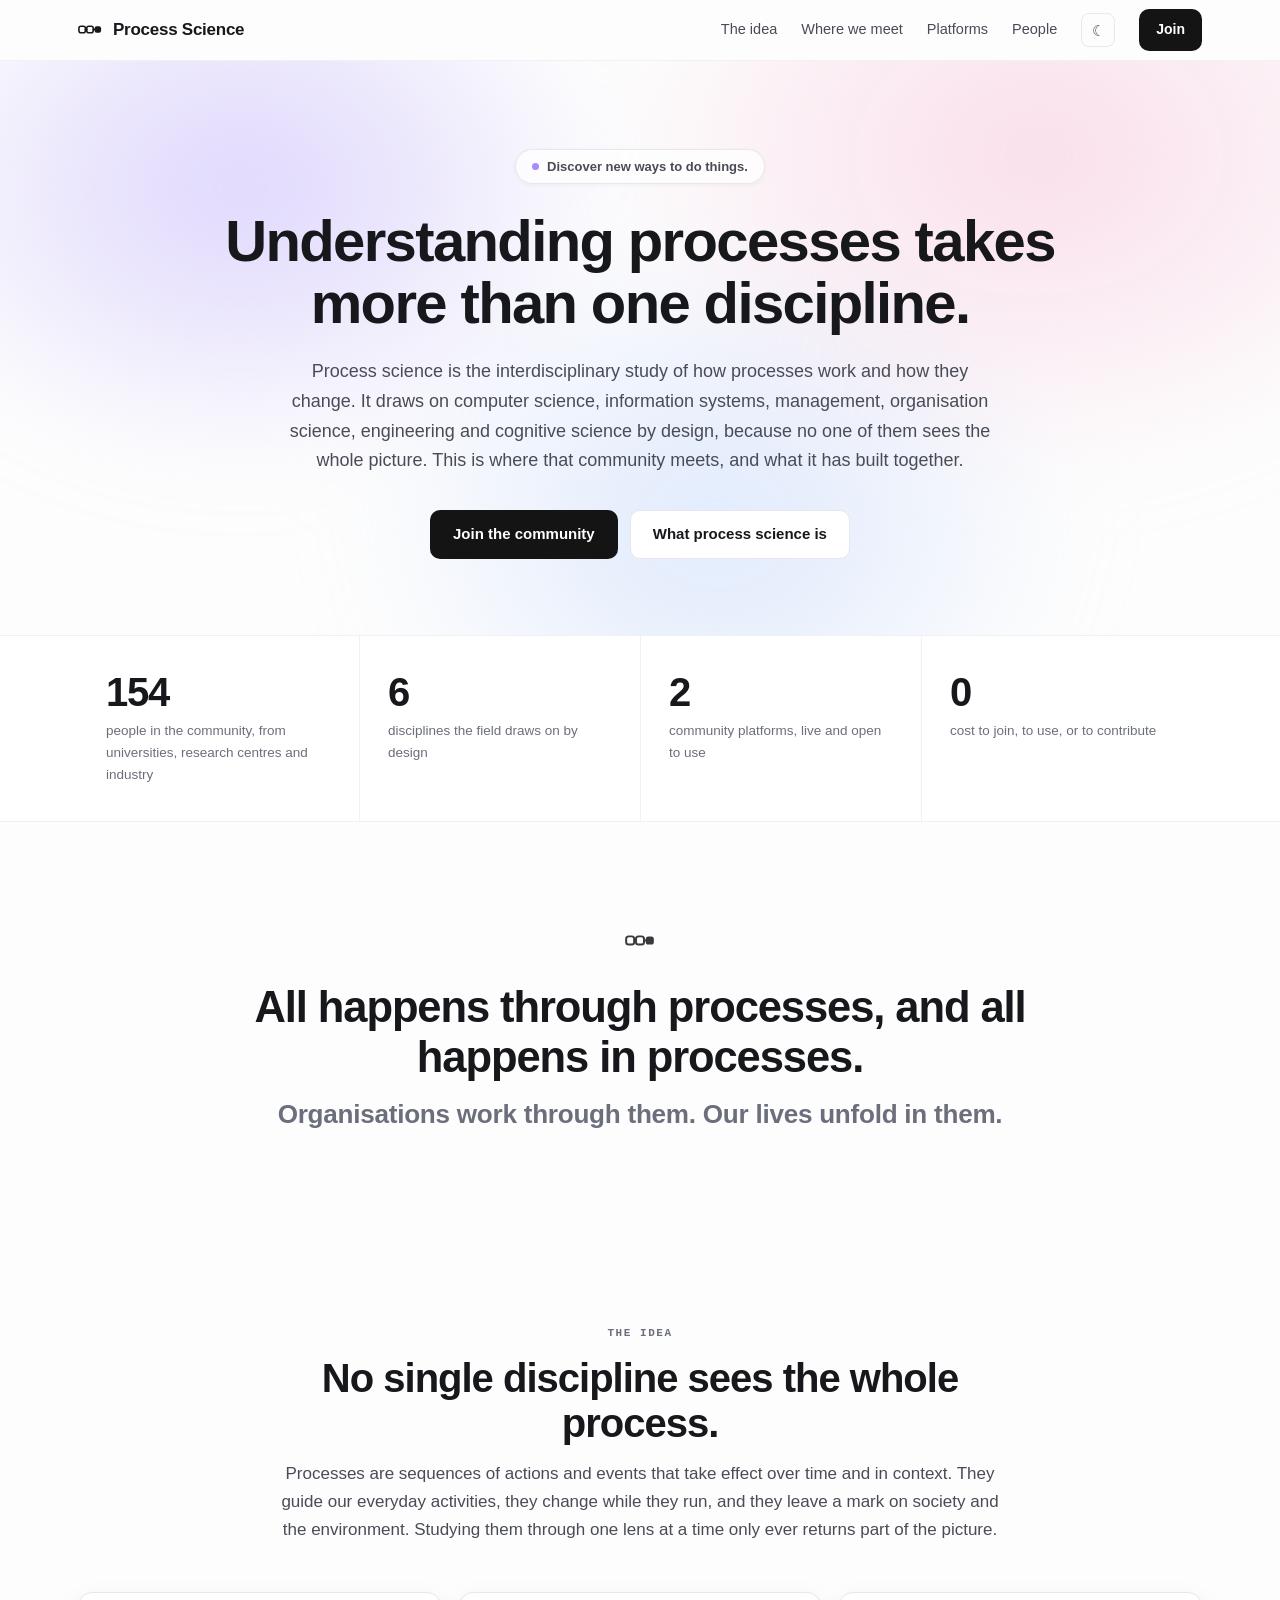
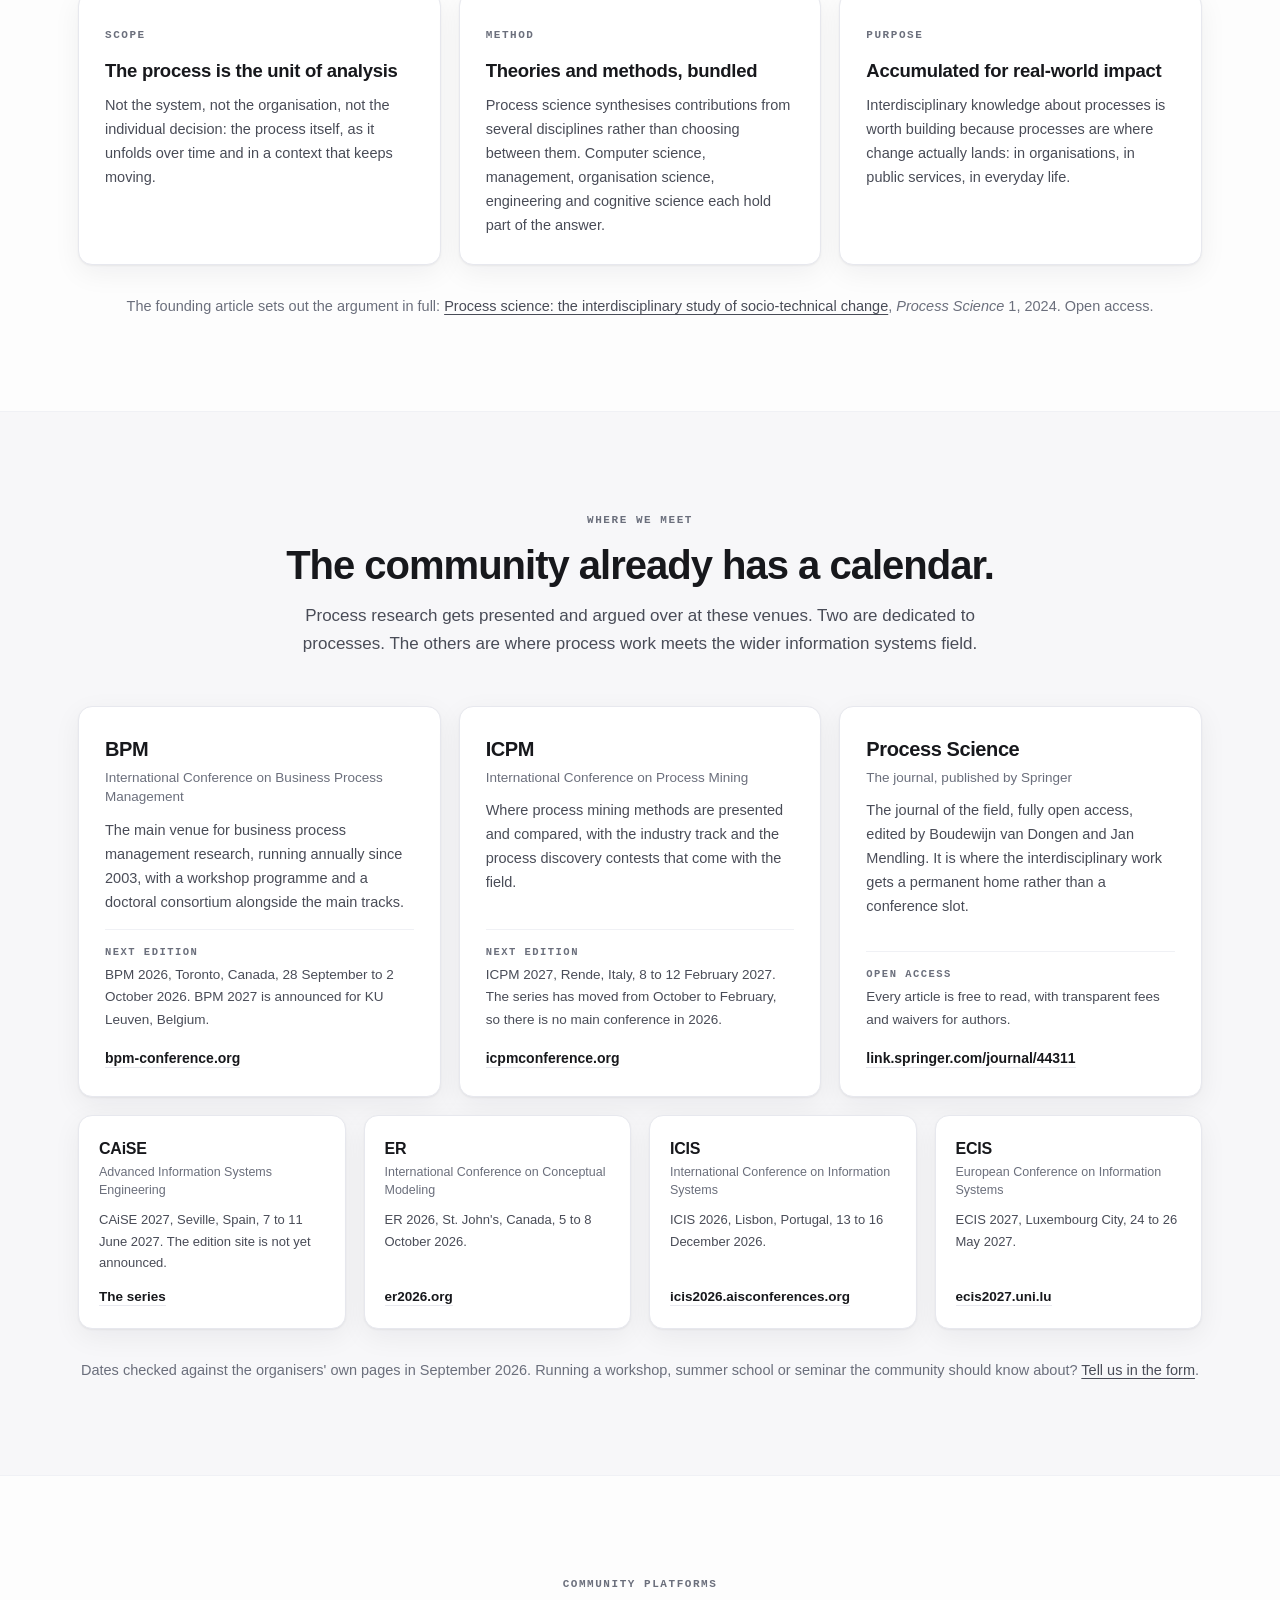
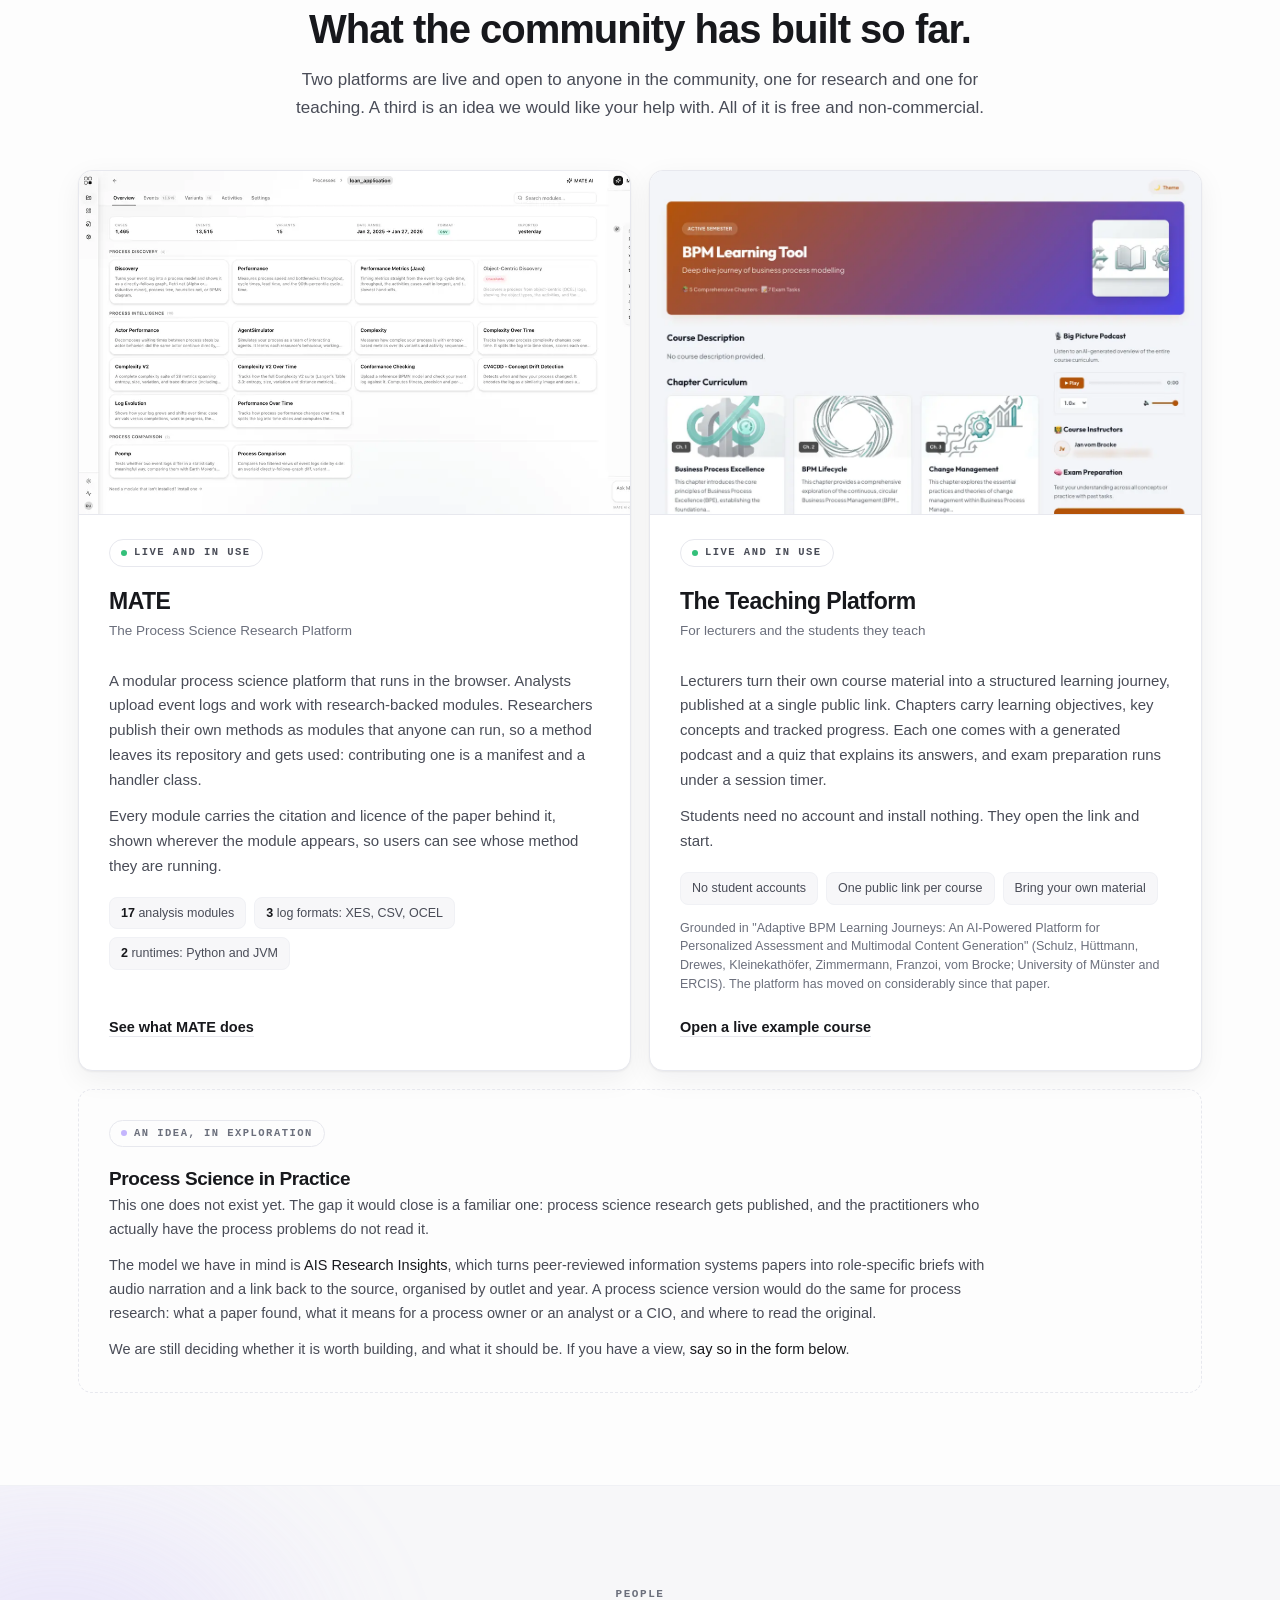
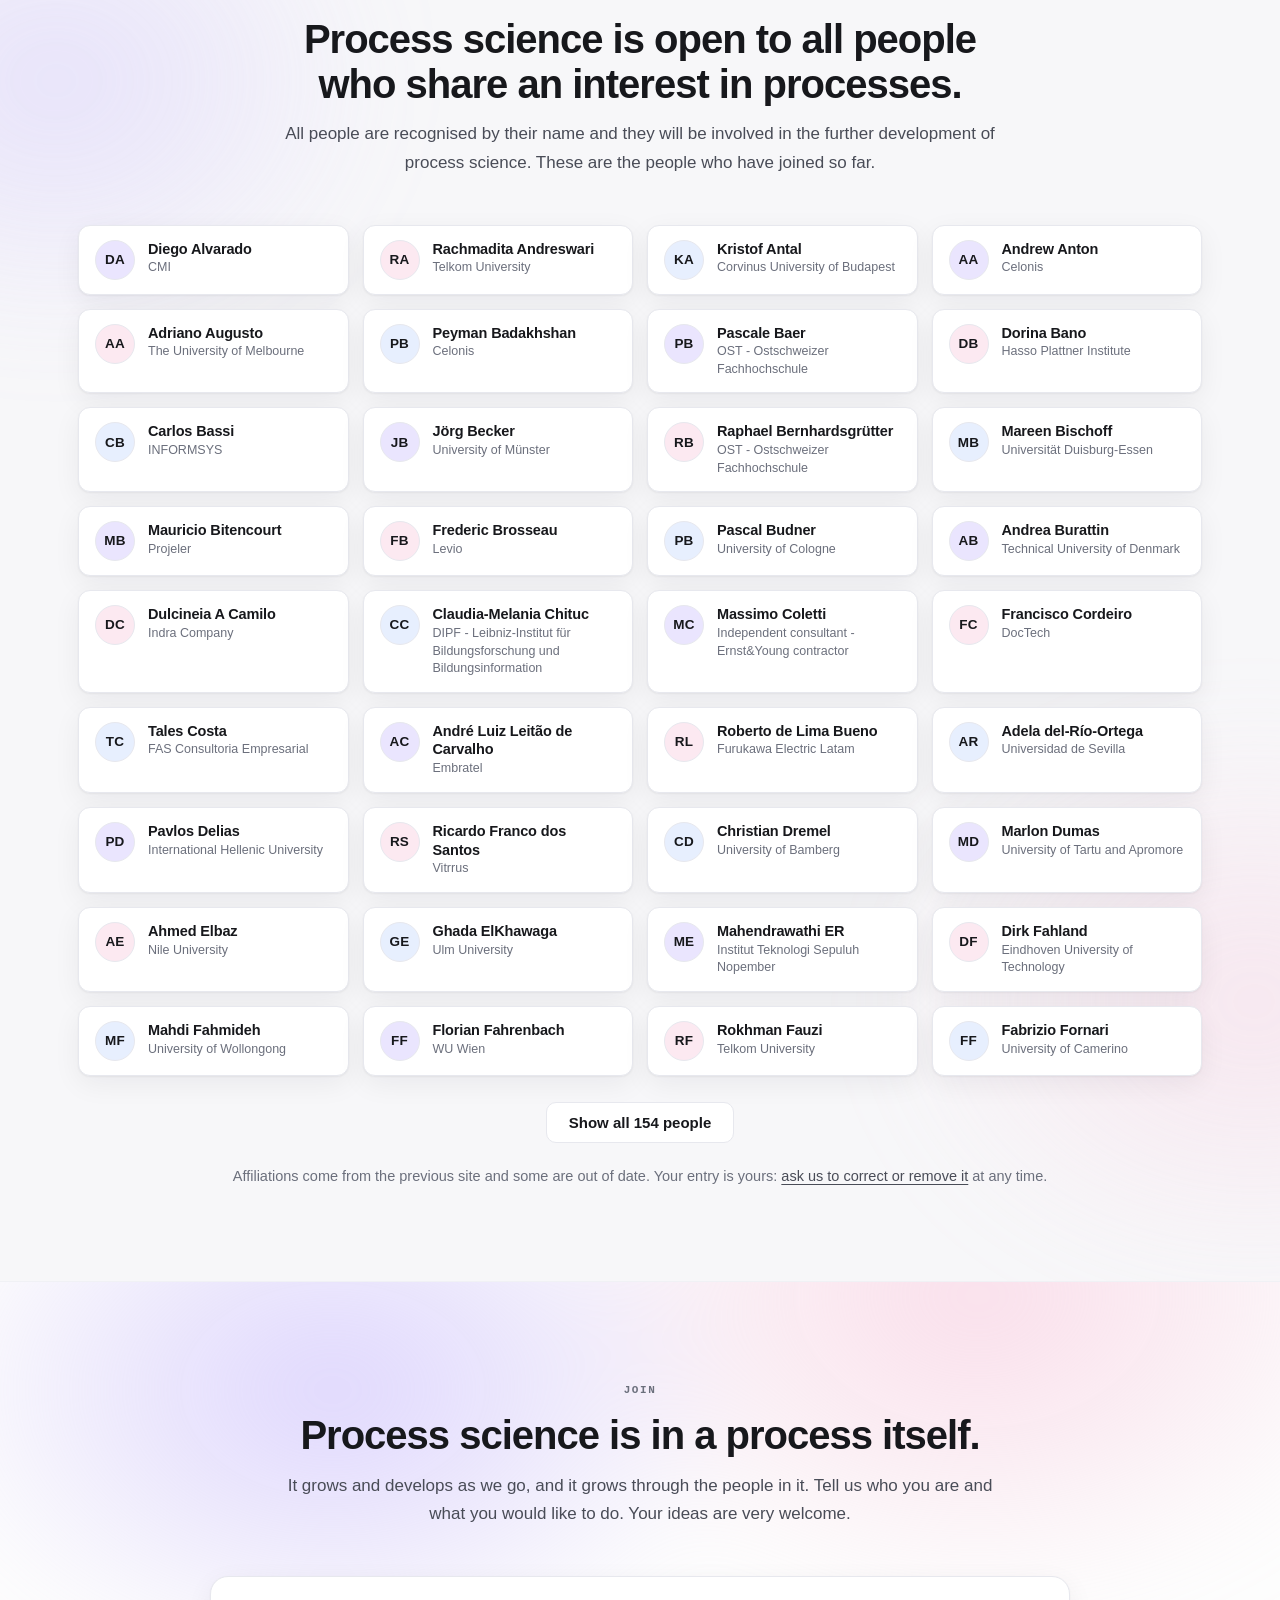
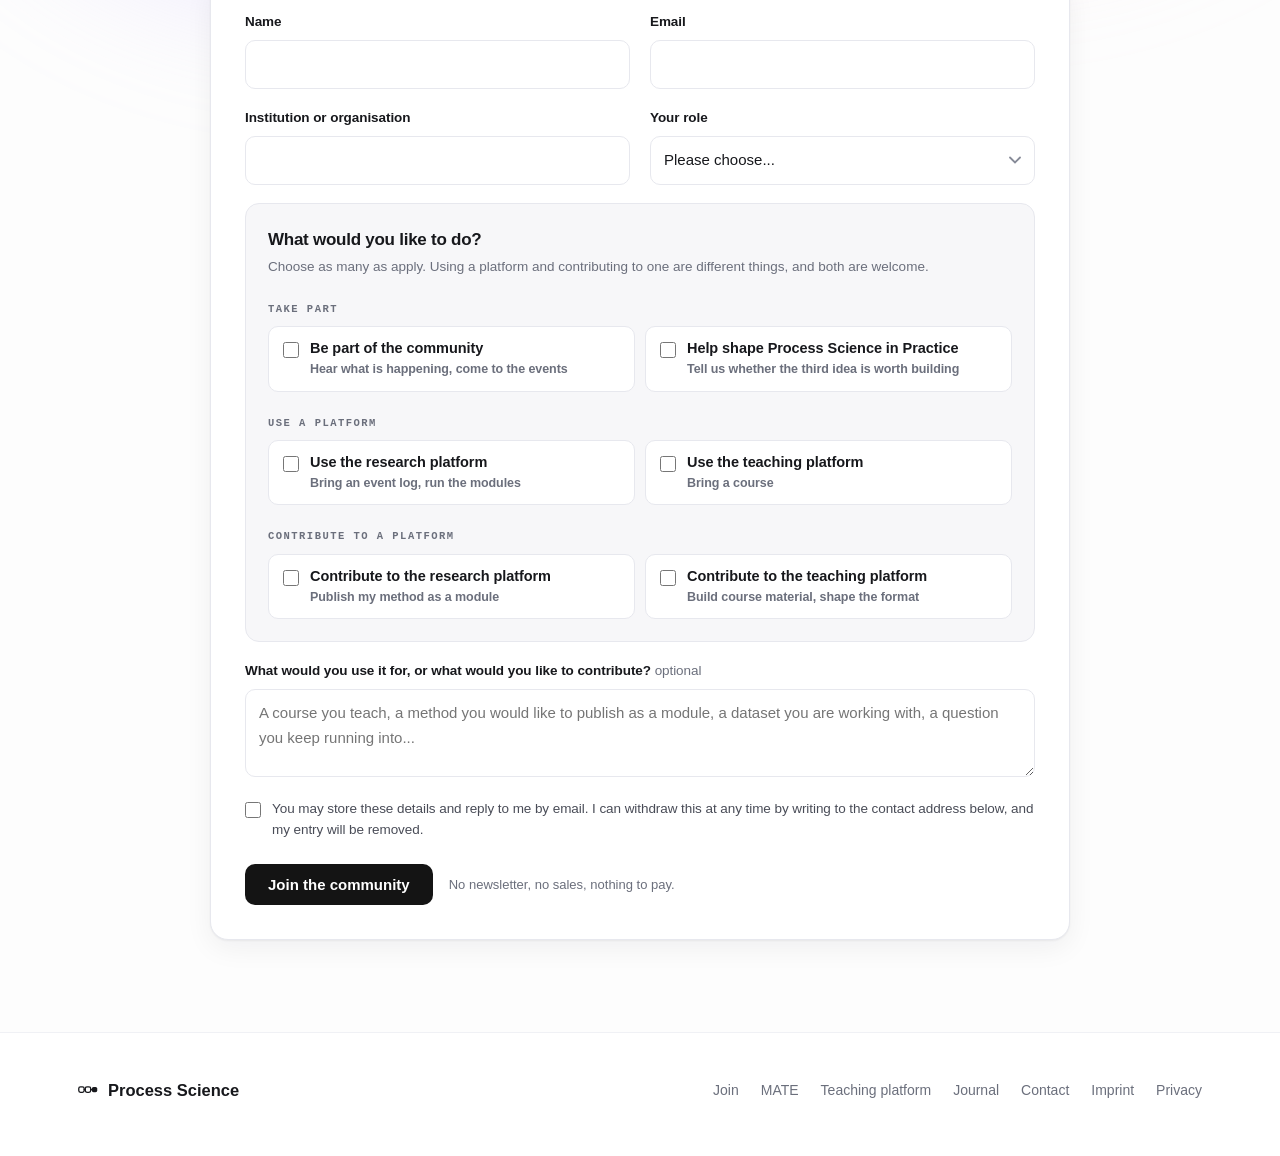
<file: site/index.html>
<!doctype html>
<html lang="en">
<head>
<meta charset="utf-8">
<meta name="viewport" content="width=device-width, initial-scale=1">
<title>Process Science Community</title>
<meta name="description" content="Process science is the interdisciplinary study of how processes work and how they change. Meet the community, use the platforms it has built, and join in.">
<link rel="icon" href="assets/icon.svg" type="image/svg+xml">
<meta property="og:type" content="website">
<meta property="og:title" content="Process Science Community">
<meta property="og:description" content="Understanding processes takes more than one discipline. Meet the community, use the platforms it has built, and join in.">
<meta property="og:url" content="https://process-science.org/">
<link rel="stylesheet" href="assets/styles.css">
</head>
<body>

<svg class="sprite" width="0" height="0" aria-hidden="true" focusable="false">
  <symbol id="glyph" viewBox="0 0 26 26">
    <g fill="none" stroke="currentColor" stroke-width="1.7">
      <rect x="1" y="9" width="7" height="7" rx="2.2"/>
      <path d="M8 12.5h1.5" stroke-linecap="round"/>
      <rect x="9.5" y="9" width="7" height="7" rx="2.2"/>
      <path d="M16.5 12.5H18" stroke-linecap="round"/>
    </g>
    <rect x="18" y="9" width="7" height="7" rx="2.2" fill="currentColor"/>
  </symbol>
</svg>

<a class="skip" href="#main">Skip to content</a>

<header>
  <div class="wrap nav">
    <a class="brand" href="#top">
      <svg class="glyph" aria-hidden="true"><use href="#glyph"/></svg>
      Process Science
    </a>
    <nav class="nav-links" aria-label="Main">
      <a href="#idea">The idea</a>
      <a href="#meet">Where we meet</a>
      <a href="#platforms">Platforms</a>
      <a href="#people">People</a>
      <button class="theme-toggle" id="theme-toggle" aria-label="Switch to dark theme">&#9790;</button>
      <a class="btn btn-black" href="#join">Join</a>
    </nav>
  </div>
</header>

<main id="main">
<div id="top"></div>

  <!-- ================= HERO ================= -->
  <div class="hero">
    <div class="wrap">
      <span class="hero-chip"><span class="dot"></span> Discover new ways to do things.</span>
      <h1>Understanding processes takes more than one discipline.</h1>
      <p class="sub">Process science is the interdisciplinary study of how processes work and how they change. It draws on computer science, information systems, management, organisation science, engineering and cognitive science by design, because no one of them sees the whole picture. This is where that community meets, and what it has built together.</p>
      <div class="cta-row">
        <a class="btn btn-black" href="#join">Join the community</a>
        <a class="btn btn-ghost" href="#idea">What process science is</a>
      </div>
    </div>
  </div>

  <!-- ================= STATS ================= -->
  <div class="stats-outer">
    <div class="wrap stats">
      <div class="stat reveal"><b id="stat-people">139</b><span>people in the community, from universities, research centres and industry</span></div>
      <div class="stat reveal"><b>6</b><span>disciplines the field draws on by design</span></div>
      <div class="stat reveal"><b>2</b><span>community platforms, live and open to use</span></div>
      <div class="stat reveal"><b>0</b><span>cost to join, to use, or to contribute</span></div>
    </div>
  </div>

  <!-- ================= STATEMENT ================= -->
  <div class="statement">
    <div class="wrap reveal">
      <svg class="glyph" aria-hidden="true"><use href="#glyph"/></svg>
      <p>All happens through processes, and all happens in processes. <em>Organisations work through them. Our lives unfold in them.</em></p>
    </div>
  </div>

  <!-- ================= THE IDEA ================= -->
  <section id="idea">
    <div class="wrap">
      <div class="sec-head reveal">
        <span class="label">The idea</span>
        <h2>No single discipline sees the whole process.</h2>
        <p>Processes are sequences of actions and events that take effect over time and in context. They guide our everyday activities, they change while they run, and they leave a mark on society and the environment. Studying them through one lens at a time only ever returns part of the picture.</p>
      </div>
      <div class="props">
        <div class="prop reveal">
          <span class="label">Scope</span>
          <h3>The process is the unit of analysis</h3>
          <p>Not the system, not the organisation, not the individual decision: the process itself, as it unfolds over time and in a context that keeps moving.</p>
        </div>
        <div class="prop reveal">
          <span class="label">Method</span>
          <h3>Theories and methods, bundled</h3>
          <p>Process science synthesises contributions from several disciplines rather than choosing between them. Computer science, management, organisation science, engineering and cognitive science each hold part of the answer.</p>
        </div>
        <div class="prop reveal">
          <span class="label">Purpose</span>
          <h3>Accumulated for real-world impact</h3>
          <p>Interdisciplinary knowledge about processes is worth building because processes are where change actually lands: in organisations, in public services, in everyday life.</p>
        </div>
      </div>
      <p class="sec-note reveal">The founding article sets out the argument in full: <a href="https://doi.org/10.1007/s44311-024-00001-5">Process science: the interdisciplinary study of socio-technical change</a>, <cite>Process Science</cite> 1, 2024. Open access.</p>
    </div>
  </section>

  <!-- ================= WHERE WE MEET ================= -->
  <div class="venues-outer">
  <section id="meet">
    <div class="wrap">
      <div class="sec-head reveal">
        <span class="label">Where we meet</span>
        <h2>The community already has a calendar.</h2>
        <p>Process research gets presented and argued over at these venues. Two are dedicated to processes. The others are where process work meets the wider information systems field.</p>
      </div>

      <div class="props">
        <div class="prop venue reveal">
          <h3>BPM</h3>
          <p class="full">International Conference on Business Process Management</p>
          <p class="what">The main venue for business process management research, running annually since 2003, with a workshop programme and a doctoral consortium alongside the main tracks.</p>
          <p class="next"><b>Next edition</b>BPM 2026, Toronto, Canada, 28 September to 2 October 2026. BPM 2027 is announced for KU Leuven, Belgium.</p>
          <p class="go"><a href="https://bpm-conference.org/">bpm-conference.org</a></p>
        </div>
        <div class="prop venue reveal">
          <h3>ICPM</h3>
          <p class="full">International Conference on Process Mining</p>
          <p class="what">Where process mining methods are presented and compared, with the industry track and the process discovery contests that come with the field.</p>
          <p class="next"><b>Next edition</b>ICPM 2027, Rende, Italy, 8 to 12 February 2027. The series has moved from October to February, so there is no main conference in 2026.</p>
          <p class="go"><a href="https://icpmconference.org/">icpmconference.org</a></p>
        </div>
        <div class="prop venue reveal">
          <h3>Process Science</h3>
          <p class="full">The journal, published by Springer</p>
          <p class="what">The journal of the field, fully open access, edited by Boudewijn van Dongen and Jan Mendling. It is where the interdisciplinary work gets a permanent home rather than a conference slot.</p>
          <p class="next"><b>Open access</b>Every article is free to read, with transparent fees and waivers for authors.</p>
          <p class="go"><a href="https://link.springer.com/journal/44311">link.springer.com/journal/44311</a></p>
        </div>
      </div>

      <div class="adjacent">
        <div class="adj reveal">
          <h4>CAiSE</h4>
          <p class="full">Advanced Information Systems Engineering</p>
          <p class="next">CAiSE 2027, Seville, Spain, 7 to 11 June 2027. The edition site is not yet announced.</p>
          <p class="go"><a href="https://caise-conference.diag.uniroma1.it/">The series</a></p>
        </div>
        <div class="adj reveal">
          <h4>ER</h4>
          <p class="full">International Conference on Conceptual Modeling</p>
          <p class="next">ER 2026, St. John's, Canada, 5 to 8 October 2026.</p>
          <p class="go"><a href="https://er2026.org/">er2026.org</a></p>
        </div>
        <div class="adj reveal">
          <h4>ICIS</h4>
          <p class="full">International Conference on Information Systems</p>
          <p class="next">ICIS 2026, Lisbon, Portugal, 13 to 16 December 2026.</p>
          <p class="go"><a href="https://icis2026.aisconferences.org/">icis2026.aisconferences.org</a></p>
        </div>
        <div class="adj reveal">
          <h4>ECIS</h4>
          <p class="full">European Conference on Information Systems</p>
          <p class="next">ECIS 2027, Luxembourg City, 24 to 26 May 2027.</p>
          <p class="go"><a href="https://ecis2027.uni.lu/">ecis2027.uni.lu</a></p>
        </div>
      </div>

      <p class="sec-note reveal">Dates checked against the organisers' own pages in September 2026. Running a workshop, summer school or seminar the community should know about? <a href="#join">Tell us in the form</a>.</p>
    </div>
  </section>
  </div>

  <!-- ================= PLATFORMS ================= -->
  <section id="platforms">
    <div class="wrap">
      <div class="sec-head reveal">
        <span class="label">Community platforms</span>
        <h2>What the community has built so far.</h2>
        <p>Two platforms are live and open to anyone in the community, one for research and one for teaching. A third is an idea we would like your help with. All of it is free and non-commercial.</p>
      </div>

      <div class="plat">
        <div class="pcard reveal">
          <div class="pshot">
            <img data-shot="assets/mate" src="assets/mate-light.webp" width="1200" height="625" loading="lazy" decoding="async"
                 alt="The MATE platform: a process overview with its module library and the assistant sidebar open">
          </div>
          <span class="pill"><span class="dot"></span> Live and in use</span>
          <h3>MATE</h3>
          <p class="role">The Process Science Research Platform</p>
          <p>A modular process science platform that runs in the browser. Analysts upload event logs and work with research-backed modules. Researchers publish their own methods as modules that anyone can run, so a method leaves its repository and gets used: contributing one is a manifest and a handler class.</p>
          <p>Every module carries the citation and licence of the paper behind it, shown wherever the module appears, so users can see whose method they are running.</p>
          <div class="facts">
            <span class="fact"><b>17</b> analysis modules</span>
            <span class="fact"><b>3</b> log formats: XES, CSV, OCEL</span>
            <span class="fact"><b>2</b> runtimes: Python and JVM</span>
          </div>
          <p class="go"><a href="https://mate.uni-muenster.de/">See what MATE does</a></p>
        </div>

        <div class="pcard reveal">
          <div class="pshot">
            <img data-shot="assets/teach" src="assets/teach-light.webp" width="1200" height="850" loading="lazy" decoding="async"
                 alt="A published course on the teaching platform: chapter curriculum, podcast player and exam preparation">
          </div>
          <span class="pill"><span class="dot"></span> Live and in use</span>
          <h3>The Teaching Platform</h3>
          <p class="role">For lecturers and the students they teach</p>
          <p>Lecturers turn their own course material into a structured learning journey, published at a single public link. Chapters carry learning objectives, key concepts and tracked progress. Each one comes with a generated podcast and a quiz that explains its answers, and exam preparation runs under a session timer.</p>
          <p>Students need no account and install nothing. They open the link and start.</p>
          <div class="facts">
            <span class="fact">No student accounts</span>
            <span class="fact">One public link per course</span>
            <span class="fact">Bring your own material</span>
          </div>
          <p class="grounding">Grounded in "Adaptive BPM Learning Journeys: An AI-Powered Platform for Personalized Assessment and Multimodal Content Generation" (Schulz, H&uuml;ttmann, Drewes, Kleinekath&ouml;fer, Zimmermann, Franzoi, vom Brocke; University of M&uuml;nster and ERCIS). The platform has moved on considerably since that paper.</p>
          <p class="go"><a href="https://learning.uni-muenster.de/open/course/bpm-learning-tool">Open a live example course</a></p>
        </div>

        <div class="pcard lesser reveal">
          <span class="pill idea"><span class="dot"></span> An idea, in exploration</span>
          <h3>Process Science in Practice</h3>
          <p>This one does not exist yet. The gap it would close is a familiar one: process science research gets published, and the practitioners who actually have the process problems do not read it.</p>
          <p>The model we have in mind is <a href="https://ais-insights.ai">AIS Research Insights</a>, which turns peer-reviewed information systems papers into role-specific briefs with audio narration and a link back to the source, organised by outlet and year. A process science version would do the same for process research: what a paper found, what it means for a process owner or an analyst or a CIO, and where to read the original.</p>
          <p>We are still deciding whether it is worth building, and what it should be. If you have a view, <a href="#join">say so in the form below</a>.</p>
        </div>
      </div>
    </div>
  </section>

  <!-- ================= PEOPLE ================= -->
  <div class="people-outer">
  <section id="people">
    <div class="wrap">
      <div class="sec-head reveal">
        <span class="label">People</span>
        <h2>Process science is open to all people who share an interest in processes.</h2>
        <p>All people are recognised by their name and they will be involved in the further development of process science. These are the people who have joined so far.</p>
      </div>
      <div class="people-grid" id="people-grid"></div>
      <noscript>
        <p class="people-note">The list of people needs JavaScript to render. It is also readable at <a href="https://process-science.net/">process-science.net</a>, the previous home of the community.</p>
      </noscript>
      <div class="people-more"><button class="btn btn-ghost" id="people-more" hidden></button></div>
      <p class="people-note reveal">Affiliations come from the previous site and some are out of date. Your entry is yours: <a href="mailto:info@process-science.org?subject=Process%20Science%20people%20list">ask us to correct or remove it</a> at any time.</p>
    </div>
  </section>
  </div>

  <!-- ================= JOIN ================= -->
  <div class="join-outer">
  <section id="join">
    <div class="wrap">
      <div class="sec-head reveal">
        <span class="label">Join</span>
        <h2>Process science is in a process itself.</h2>
        <p>It grows and develops as we go, and it grows through the people in it. Tell us who you are and what you would like to do. Your ideas are very welcome.</p>
      </div>
      <div class="panel reveal">
        <div id="formView">
          <form id="joinForm" novalidate>
            <div class="grid">
              <div class="field">
                <label for="f-name">Name</label>
                <input type="text" id="f-name" name="name" autocomplete="name" required>
              </div>
              <div class="field">
                <label for="f-email">Email</label>
                <input type="email" id="f-email" name="email" autocomplete="email" required>
              </div>
              <div class="field">
                <label for="f-org">Institution or organisation</label>
                <input type="text" id="f-org" name="organisation" autocomplete="organization" required>
              </div>
              <div class="field">
                <label for="f-role">Your role</label>
                <select id="f-role" name="role" required>
                  <option value="" selected disabled>Please choose...</option>
                  <option>Professor or Lecturer</option>
                  <option>PhD student or Postdoc</option>
                  <option>Researcher outside academia</option>
                  <option>Student</option>
                  <option>Practitioner or Industry</option>
                  <option>Other</option>
                </select>
              </div>

              <div class="field headline">
                <fieldset>
                  <legend>What would you like to do?</legend>
                  <p class="hint">Choose as many as apply. Using a platform and contributing to one are different things, and both are welcome.</p>

                  <div class="choicegroup">
                    <span class="gl">Take part</span>
                    <div class="choices">
                      <label class="choice">
                        <input type="checkbox" name="interest" value="Be part of the community">
                        <span>
                          <span class="t">Be part of the community</span>
                          <span class="d">Hear what is happening, come to the events</span>
                        </span>
                      </label>
                      <label class="choice">
                        <input type="checkbox" name="interest" value="Help shape Process Science in Practice">
                        <span>
                          <span class="t">Help shape Process Science in Practice</span>
                          <span class="d">Tell us whether the third idea is worth building</span>
                        </span>
                      </label>
                    </div>
                  </div>

                  <div class="choicegroup">
                    <span class="gl">Use a platform</span>
                    <div class="choices">
                      <label class="choice">
                        <input type="checkbox" name="interest" value="Use the research platform">
                        <span>
                          <span class="t">Use the research platform</span>
                          <span class="d">Bring an event log, run the modules</span>
                        </span>
                      </label>
                      <label class="choice">
                        <input type="checkbox" name="interest" value="Use the teaching platform">
                        <span>
                          <span class="t">Use the teaching platform</span>
                          <span class="d">Bring a course</span>
                        </span>
                      </label>
                    </div>
                  </div>

                  <div class="choicegroup">
                    <span class="gl">Contribute to a platform</span>
                    <div class="choices">
                      <label class="choice">
                        <input type="checkbox" name="interest" value="Contribute to the research platform">
                        <span>
                          <span class="t">Contribute to the research platform</span>
                          <span class="d">Publish my method as a module</span>
                        </span>
                      </label>
                      <label class="choice">
                        <input type="checkbox" name="interest" value="Contribute to the teaching platform">
                        <span>
                          <span class="t">Contribute to the teaching platform</span>
                          <span class="d">Build course material, shape the format</span>
                        </span>
                      </label>
                    </div>
                  </div>
                </fieldset>
              </div>

              <div class="field wide">
                <label for="f-about">What would you use it for, or what would you like to contribute? <span class="opt">optional</span></label>
                <textarea id="f-about" name="about" placeholder="A course you teach, a method you would like to publish as a module, a dataset you are working with, a question you keep running into..."></textarea>
              </div>
            </div>


            <!-- Honeypot: hidden from people, filled in by naive bots. The
                 collector silently discards any submission that has it set. -->
            <div class="hp" aria-hidden="true">
              <label for="f-website">Website</label>
              <input type="text" id="f-website" name="website" tabindex="-1" autocomplete="off">
            </div>
            <label class="consent">
              <input type="checkbox" id="f-consent" name="consent" required>
              <span>You may store these details and reply to me by email. I can withdraw this at any time by writing to the contact address below, and my entry will be removed.</span>
            </label>

            <div class="actions">
              <button type="submit" class="btn btn-black" id="submitBtn">Join the community</button>
              <span class="note">No newsletter, no sales, nothing to pay.</span>
            </div>
            <p class="err" id="err" role="alert" aria-live="assertive"></p>
          </form>
        </div>

        <div class="done" id="doneView" tabindex="-1">
          <div class="tick" aria-hidden="true">
            <svg width="24" height="24" viewBox="0 0 24 24" fill="none">
              <path d="M5 12.6 9.7 17.3 19 8" stroke="currentColor" stroke-width="2.4" stroke-linecap="round" stroke-linejoin="round"/>
            </svg>
          </div>
          <h2>Welcome. We have your details.</h2>
          <p>We will be in touch by email. In the meantime, both platforms are open and you are welcome to look around.</p>
          <div class="links">
            <a class="btn btn-ghost" href="https://mate.uni-muenster.de/">Explore MATE</a>
            <a class="btn btn-ghost" href="https://learning.uni-muenster.de/open/course/bpm-learning-tool">Open the example course</a>
          </div>
        </div>
      </div>
    </div>
  </section>
  </div>

</main>

<footer>
  <div class="wrap">
    <div class="foot-grid">
      <span class="foot-mark">
        <svg class="glyph" aria-hidden="true"><use href="#glyph"/></svg>
        Process Science
      </span>
      <nav class="foot-links" aria-label="Footer">
        <a href="#join">Join</a>
        <a href="https://mate.uni-muenster.de/">MATE</a>
        <a href="https://learning.uni-muenster.de/open/course/bpm-learning-tool">Teaching platform</a>
        <a href="https://link.springer.com/journal/44311">Journal</a>
        <a href="mailto:info@process-science.org">Contact</a>
        <a href="https://www.wi.uni-muenster.de/legal-notice">Imprint</a>
        <a href="https://www.wi.uni-muenster.de/privacy-statement">Privacy</a>
      </nav>
    </div>
  </div>
</footer>

<script type="application/json" id="people-data">
[
{"name":"Diego Alvarado","affiliation":"CMI","initials":"DA"},
{"name":"Rachmadita Andreswari","affiliation":"Telkom University","initials":"RA"},
{"name":"Kristof Antal","affiliation":"Corvinus University of Budapest","initials":"KA"},
{"name":"Andrew Anton","affiliation":"Celonis","initials":"AA"},
{"name":"Adriano Augusto","affiliation":"The University of Melbourne","initials":"AA"},
{"name":"Peyman Badakhshan","affiliation":"Celonis","initials":"PB"},
{"name":"Pascale Baer","affiliation":"OST - Ostschweizer Fachhochschule","initials":"PB"},
{"name":"Dorina Bano","affiliation":"Hasso Plattner Institute","initials":"DB"},
{"name":"Carlos Bassi","affiliation":"INFORMSYS","initials":"CB"},
{"name":"Jörg Becker","affiliation":"University of Münster","initials":"JB"},
{"name":"Raphael Bernhardsgrütter","affiliation":"OST - Ostschweizer Fachhochschule","initials":"RB"},
{"name":"Mareen Bischoff","affiliation":"Universität Duisburg-Essen","initials":"MB"},
{"name":"Mauricio Bitencourt","affiliation":"Projeler","initials":"MB"},
{"name":"Frederic Brosseau","affiliation":"Levio","initials":"FB"},
{"name":"Pascal Budner","affiliation":"University of Cologne","initials":"PB"},
{"name":"Andrea Burattin","affiliation":"Technical University of Denmark","initials":"AB"},
{"name":"Dulcineia A Camilo","affiliation":"Indra Company","initials":"DC"},
{"name":"Claudia-Melania Chituc","affiliation":"DIPF - Leibniz-Institut für Bildungsforschung und Bildungsinformation","initials":"CC"},
{"name":"Massimo Coletti","affiliation":"Independent consultant - Ernst&Young contractor","initials":"MC"},
{"name":"Francisco Cordeiro","affiliation":"DocTech","initials":"FC"},
{"name":"Tales Costa","affiliation":"FAS Consultoria Empresarial","initials":"TC"},
{"name":"André Luiz Leitão de Carvalho","affiliation":"Embratel","initials":"AC"},
{"name":"Roberto de Lima Bueno","affiliation":"Furukawa Electric Latam","initials":"RL"},
{"name":"Adela del-Río-Ortega","affiliation":"Universidad de Sevilla","initials":"AR"},
{"name":"Pavlos Delias","affiliation":"International Hellenic University","initials":"PD"},
{"name":"Ricardo Franco dos Santos","affiliation":"Vitrrus","initials":"RS"},
{"name":"Christian Dremel","affiliation":"University of Bamberg","initials":"CD"},
{"name":"Marlon Dumas","affiliation":"University of Tartu and Apromore","initials":"MD"},
{"name":"Ahmed Elbaz","affiliation":"Nile University","initials":"AE"},
{"name":"Ghada ElKhawaga","affiliation":"Ulm University","initials":"GE"},
{"name":"Mahendrawathi ER","affiliation":"Institut Teknologi Sepuluh Nopember","initials":"ME"},
{"name":"Dirk Fahland","affiliation":"Eindhoven University of Technology","initials":"DF"},
{"name":"Mahdi Fahmideh","affiliation":"University of Wollongong","initials":"MF"},
{"name":"Florian Fahrenbach","affiliation":"WU Wien","initials":"FF"},
{"name":"Rokhman Fauzi","affiliation":"Telkom University","initials":"RF"},
{"name":"Fabrizio Fornari","affiliation":"University of Camerino","initials":"FF"},
{"name":"Sandro Franzoi","affiliation":"University of Münster","initials":"SF"},
{"name":"Norbert Frick","affiliation":"Deutsche Bundesbank University of Applied Sciences","initials":"NF"},
{"name":"Andreas Gadatsch","affiliation":"Hochschule Bonn-Rhein-Sieg","initials":"AG"},
{"name":"Denis Gagne","affiliation":"Trisotech","initials":"DG"},
{"name":"Michael Gau","affiliation":"University of Liechtenstein","initials":"MG"},
{"name":"Alexander Geyda","affiliation":"St.Petersburg Federal Research Center of the Russian Academy of Sciences","initials":"AG"},
{"name":"Jerome Geyer-Klingeberg","affiliation":"Celonis SE","initials":"JG"},
{"name":"Arash Yadegari Ghahderijani","affiliation":"University of Groningen","initials":"AG"},
{"name":"Fernanda Gonzalez-Lopez","affiliation":"Pontificia Universidad Catolica de Chile","initials":"FG"},
{"name":"Thomas Grisold","affiliation":"University of Liechtenstein","initials":"TG"},
{"name":"Michael Groeschel","affiliation":"University of Applied Science Mannheim","initials":"MG"},
{"name":"Steven Groß","affiliation":"WU Wien","initials":"SG"},
{"name":"Tobias Heindel","affiliation":"Technische Universität Berlin","initials":"TH"},
{"name":"Iman Helal","affiliation":"Cairo University","initials":"IH"},
{"name":"Telmo Henriques","affiliation":"ISCTE-IUL","initials":"TH"},
{"name":"Richard Hobeck","affiliation":"TU Berlin","initials":"RH"},
{"name":"Joschka Hüllmann","affiliation":"University of Münster","initials":"JH"},
{"name":"Eder Ignatowicz","affiliation":"Red Hat","initials":"EI"},
{"name":"Amin Jalali","affiliation":"Stockholm University","initials":"AJ"},
{"name":"Christian Janiesch","affiliation":"University of Würzburg","initials":"CJ"},
{"name":"Gert Janssenswillen","affiliation":"Hasselt University","initials":"GJ"},
{"name":"Leandro Jesus","affiliation":"Queensland University of Technology","initials":"LJ"},
{"name":"Dimka Karastoyanova","affiliation":"University of Groningen","initials":"DK"},
{"name":"Sebastian Kautz","affiliation":"Boydak Automation","initials":"SK"},
{"name":"Anne-Cathérine Kranz","affiliation":"Universität Liechtenstein","initials":"AK"},
{"name":"Waldemar Kremser","affiliation":"Radboud University","initials":"WK"},
{"name":"Florian Kurz","affiliation":"bamero AG","initials":"FK"},
{"name":"Steven Leego","affiliation":"University of Tartu","initials":"SL"},
{"name":"Jan Marco Leimeister","affiliation":"University of St. Gallen","initials":"JL"},
{"name":"Agata Lewkowska","affiliation":"Borg Warner","initials":"AL"},
{"name":"Mahei Manhai Li","affiliation":"University of Kassel","initials":"ML"},
{"name":"Hugo A. López","affiliation":"University of Copenhagen / DCR Solutions","initials":"HL"},
{"name":"Egon Lüftenegger","affiliation":"CAMPUS 02  University of Applied Sciences","initials":"EL"},
{"name":"Wesley Alves Machado","affiliation":"PUC","initials":"WM"},
{"name":"Andrea Magalhaes Magdaleno","affiliation":"UFF & dheka","initials":"AM"},
{"name":"Andrea Maldonado","affiliation":"LMU Munich","initials":"AM"},
{"name":"Norylaine Mangueira","affiliation":"dheka","initials":"NM"},
{"name":"Niels Martin","affiliation":"Hasselt University","initials":"NM"},
{"name":"Jan Mendling","affiliation":"WU Wien","initials":"JM"},
{"name":"Zoran Milosevic","affiliation":"Deontik","initials":"ZM"},
{"name":"Mohsen","affiliation":"Saman System Sepahan","initials":"M"},
{"name":"Marco Montali","affiliation":"KRDB Research Centre, Free University of Bozen-Bolzano","initials":"MM"},
{"name":"Jorge Munoz-Gama","affiliation":"Pontificia Universidad Católica de Chile","initials":"JM"},
{"name":"Nicolai","affiliation":"University of Osnabrück","initials":"N"},
{"name":"Adriatik Nikaj","affiliation":"Hasso Plattner Institute, University of Potsdam","initials":"AN"},
{"name":"Toacy Oliveira","affiliation":"COPPE/UFRJ","initials":"TO"},
{"name":"Omid","affiliation":"Aston University","initials":"O"},
{"name":"Agnes Pechmann","affiliation":"HS Emden/Leer","initials":"AP"},
{"name":"Jari Peeperkorn","affiliation":"KU Leuven","initials":"JP"},
{"name":"Samuli Pekkola","affiliation":"Tampere University","initials":"SP"},
{"name":"Brian Pentland","affiliation":"Michigan State University","initials":"BP"},
{"name":"Julia Perel","affiliation":"HAW Hamburg","initials":"JP"},
{"name":"Christoph Peters","affiliation":"University of St. Gallen","initials":"CP"},
{"name":"Gregor Polančič","affiliation":"University of Maribor","initials":"GP"},
{"name":"Artem Polyvyanyy","affiliation":"The University of Melbourne","initials":"AP"},
{"name":"Stefan Dal Pont","affiliation":"Empresas Rio Deserto","initials":"SP"},
{"name":"Simon Poon","affiliation":"The University of Sydney","initials":"SP"},
{"name":"Luise Pufahl","affiliation":"Technische Universität Berlin","initials":"LP"},
{"name":"Rajarajacholan","affiliation":"PRIST","initials":"R"},
{"name":"Andrés Jiménez Ramírez","affiliation":"Universidad de Sevilla","initials":"AJ"},
{"name":"Ian Ramsay","affiliation":"NTT Ltd","initials":"IR"},
{"name":"Adrian Rebmann","affiliation":"University of Mannheim","initials":"AR"},
{"name":"Jan Recker","affiliation":"University of Cologne","initials":"JR"},
{"name":"Rehan","affiliation":"Eindhoven University of Technology","initials":"R"},
{"name":"Jana Rehse","affiliation":"University of Mannheim","initials":"JR"},
{"name":"Manfred Reichert","affiliation":"Ulm University","initials":"MR"},
{"name":"Hajo Reijers","affiliation":"Utrecht University","initials":"HR"},
{"name":"Simon Remy","affiliation":"Hasso Plattner Institute","initials":"SR"},
{"name":"Hamzah Ritchi","affiliation":"Universitas Padjadjaran","initials":"HR"},
{"name":"Gilberto J D Rocha","affiliation":"Icolabora","initials":"GR"},
{"name":"Maximilian Roeglinger","affiliation":"University of Bayreuth","initials":"MR"},
{"name":"Michael Rosemann","affiliation":"Queensland University of Technology","initials":"MR"},
{"name":"Christoph Rosenkranz","affiliation":"University of Cologne","initials":"CR"},
{"name":"Gabriele Roth-Dietrich","affiliation":"Technische Hochschule Mannheim","initials":"GR"},
{"name":"Roy Rozenblum","affiliation":"Datricks","initials":"RR"},
{"name":"Sisilia Thya Safitri","affiliation":"Institute Technology Telkom Purwokerto","initials":"SS"},
{"name":"Mohammadreza Fani Sani","affiliation":"RWTH Aachen University","initials":"MS"},
{"name":"Flavia Maria Santoro","affiliation":"University of the State of Rio de Janeiro","initials":"FS"},
{"name":"Andrea Schlager","affiliation":"Arctive AG","initials":"AS"},
{"name":"Rainer Schmidt","affiliation":"Munich University of Applied Sciences","initials":"RS"},
{"name":"Johannes Schneider","affiliation":"University of Liechtenstein","initials":"JS"},
{"name":"Stefan Schönig","affiliation":"University of Regensburg","initials":"SS"},
{"name":"Rui Dinis Sousa","affiliation":"University of Minho","initials":"RS"},
{"name":"Thomas Staudt","affiliation":"Deutsche Bundesbank","initials":"TS"},
{"name":"Armin Stein","affiliation":"University of Münster","initials":"AS"},
{"name":"Matthias Stierle","affiliation":"FAU Erlangen-Nürnberg","initials":"MS"},
{"name":"Timo Strohmann","affiliation":"University of Münster","initials":"TS"},
{"name":"Dyah Wahyu Sukmaningsih","affiliation":"BINUS University","initials":"DS"},
{"name":"Victor Taratukhin","affiliation":"SAP America","initials":"VT"},
{"name":"Sedat Taskesenlioglu","affiliation":"Kuveyt Turk Participation Bank","initials":"ST"},
{"name":"Moch Taufik","affiliation":"Universitas Islam Sultan Agung","initials":"MT"},
{"name":"Johannes Tenschert","affiliation":"FAU Erlangen-Nuremberg / Pertuniti GmbH","initials":"JT"},
{"name":"Lucineia Heloisa Thom","affiliation":"Federal University of Rio Grande do Sul","initials":"LT"},
{"name":"Solomon Thuo","affiliation":"IZONE LTD","initials":"ST"},
{"name":"Peter Trkman","affiliation":"University of Ljubljana, School of Economics and Business","initials":"PT"},
{"name":"Oktay Turetken","affiliation":"Eindhoven University of Technology","initials":"OT"},
{"name":"Ruud van Cruchten","affiliation":"Tilburg University","initials":"RC"},
{"name":"Inge van de Weerd","affiliation":"Universiteit Utrecht","initials":"IW"},
{"name":"Wil van der Aalst","affiliation":"RWTH Aachen","initials":"WA"},
{"name":"Jan Martijn van der Werf","affiliation":"Utrecht University","initials":"JW"},
{"name":"Nina van Krimpen","affiliation":"LyonDellBasell","initials":"NK"},
{"name":"Amy Van Looy","affiliation":"Ghent University","initials":"AL"},
{"name":"Sebastiaan van Zelst","affiliation":"Fraunhofer FIT","initials":"SZ"},
{"name":"Irene Vanderfeesten","affiliation":"Open University of the Netherlands / Eindhoven University of Technology","initials":"IV"},
{"name":"Marcio Junior Vieira","affiliation":"Ambiente Livre","initials":"MV"},
{"name":"Josua Vieten","affiliation":"Celonis SE","initials":"JV"},
{"name":"Jan vom Brocke","affiliation":"University of Münster","initials":"JB"},
{"name":"Gottfried Vossen","affiliation":"University of Münster","initials":"GV"},
{"name":"Tobias Walter","affiliation":"Hochschule Mainz - University of Applied Sciences","initials":"TW"},
{"name":"Bayu Waspodo","affiliation":"Universitas Islam Negeri Syarif Hidayatullah Jakarta","initials":"BW"},
{"name":"Barbara Weber","affiliation":"University of St. Gallen","initials":"BW"},
{"name":"Ingo Weber","affiliation":"TU Berlin","initials":"IW"},
{"name":"Kay Winkler","affiliation":"USMA - Santa María La Antigua Catholic University","initials":"KW"},
{"name":"Bastian Wurm","affiliation":"WU Wien","initials":"BW"},
{"name":"Bernardo Nugroho Yahya","affiliation":"Hankuk University of Foreign Studies","initials":"BY"},
{"name":"Yulia","affiliation":"Uni Liechtenstein","initials":"Y"},
{"name":"Rashid Zaman","affiliation":"Eindhoven University of Technology","initials":"RZ"},
{"name":"Tobias Zimmermann","affiliation":"University of Münster","initials":"TZ"}
]
</script>

<script src="assets/app.js"></script>
<script src="assets/join.js"></script>

</body>
</html>
</file>
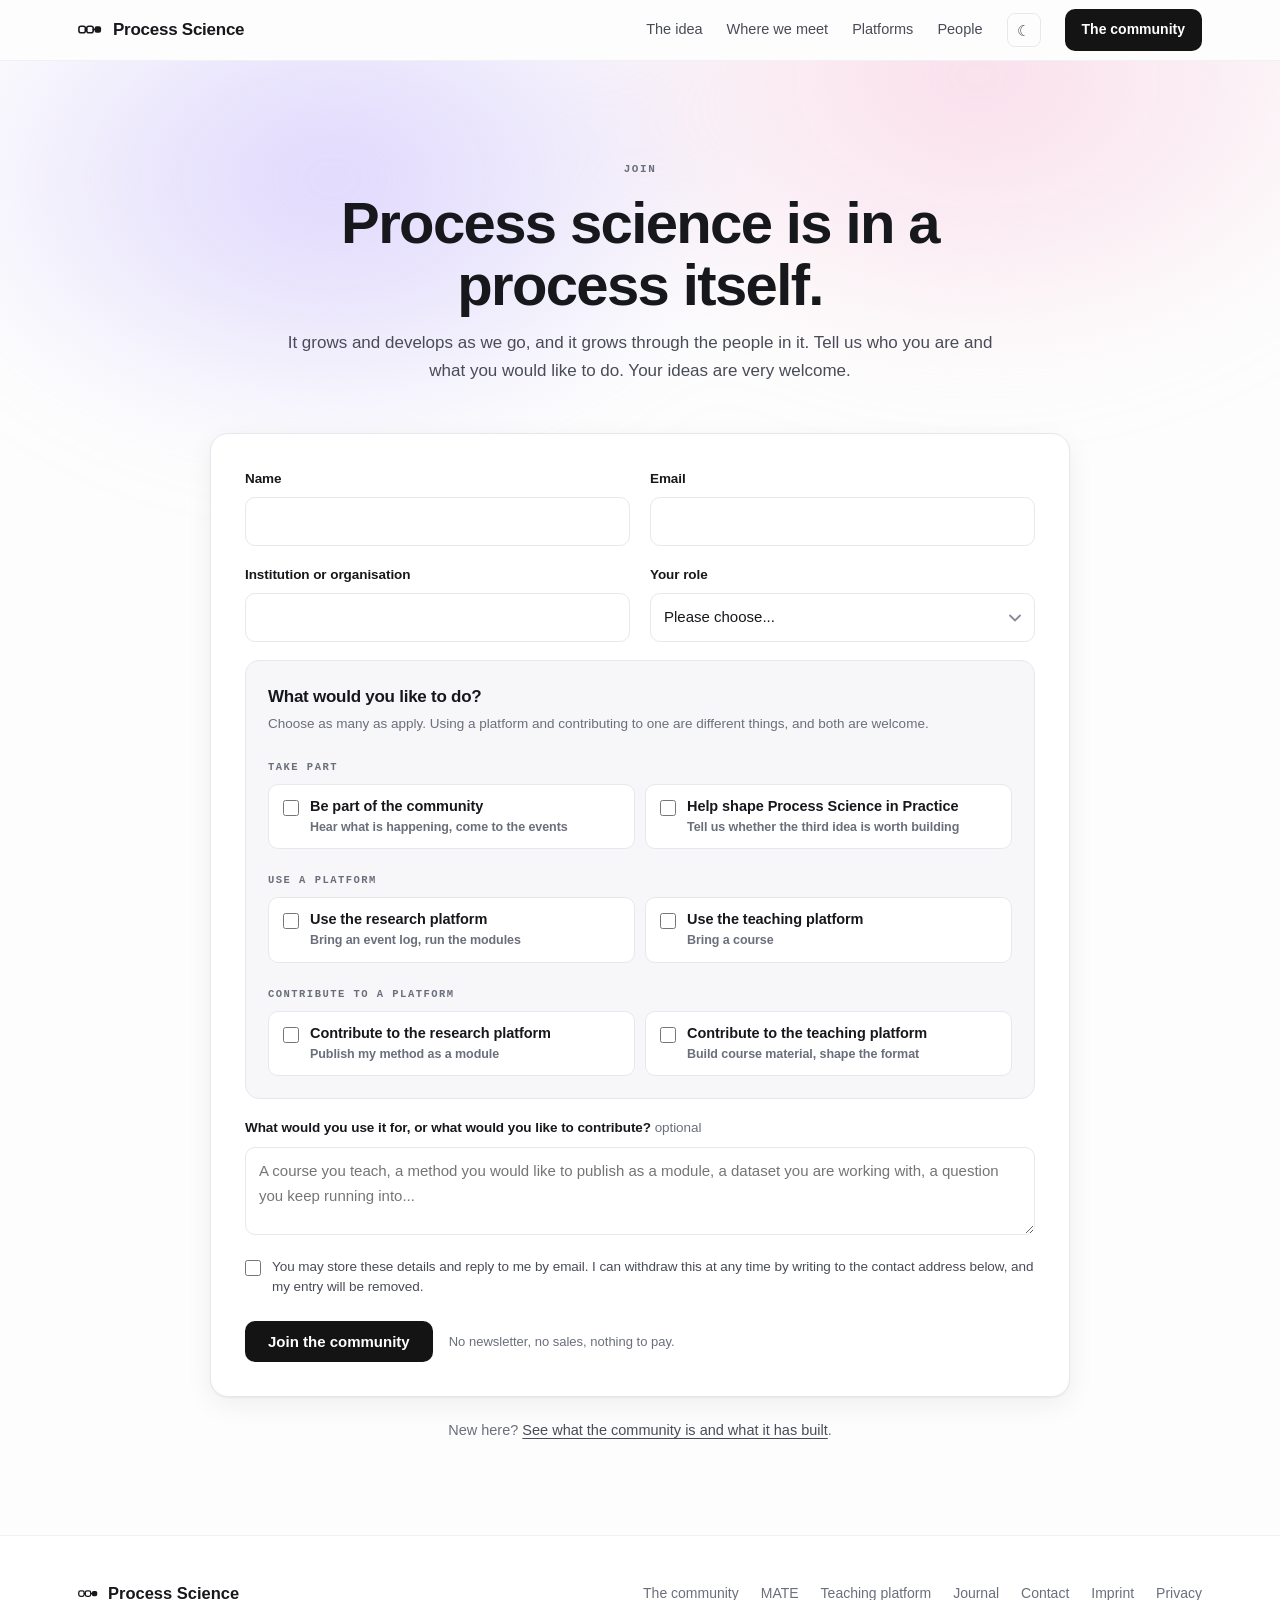
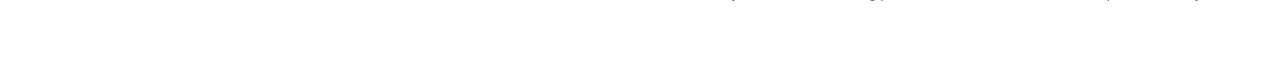
<file: site/join/index.html>
<!doctype html>
<html lang="en">
<head>
<meta charset="utf-8">
<meta name="viewport" content="width=device-width, initial-scale=1">
<title>Join the Process Science Community</title>
<meta name="description" content="Tell us who you are and what you would like to do: be part of the community, use the research or teaching platform, or contribute to them.">
<link rel="icon" href="../assets/icon.svg" type="image/svg+xml">
<link rel="stylesheet" href="../assets/styles.css">
<meta property="og:type" content="website">
<meta property="og:title" content="Join the Process Science Community">
<meta property="og:description" content="Tell us who you are and what you would like to do.">
<meta property="og:url" content="https://process-science.org/join/">
</head>
<body data-source="join-page">

<svg class="sprite" width="0" height="0" aria-hidden="true" focusable="false">
  <symbol id="glyph" viewBox="0 0 26 26">
    <g fill="none" stroke="currentColor" stroke-width="1.7">
      <rect x="1" y="9" width="7" height="7" rx="2.2"/>
      <path d="M8 12.5h1.5" stroke-linecap="round"/>
      <rect x="9.5" y="9" width="7" height="7" rx="2.2"/>
      <path d="M16.5 12.5H18" stroke-linecap="round"/>
    </g>
    <rect x="18" y="9" width="7" height="7" rx="2.2" fill="currentColor"/>
  </symbol>
</svg>

<a class="skip" href="#main">Skip to content</a>

<header>
  <div class="wrap nav">
    <a class="brand" href="../">
      <svg class="glyph" aria-hidden="true"><use href="#glyph"/></svg>
      Process Science
    </a>
    <nav class="nav-links" aria-label="Main">
      <a href="../#idea">The idea</a>
      <a href="../#meet">Where we meet</a>
      <a href="../#platforms">Platforms</a>
      <a href="../#people">People</a>
      <button class="theme-toggle" id="theme-toggle" aria-label="Switch to dark theme">&#9790;</button>
      <a class="btn btn-black" href="../">The community</a>
    </nav>
  </div>
</header>

<main id="main">
  <div class="join-outer">
  <section id="join">
    <div class="wrap">
      <div class="sec-head">
        <span class="label">Join</span>
        <h1>Process science is in a process itself.</h1>
        <p>It grows and develops as we go, and it grows through the people in it. Tell us who you are and what you would like to do. Your ideas are very welcome.</p>
      </div>
      <div class="panel">
        <div id="formView">
          <form id="joinForm" novalidate>
            <div class="grid">
              <div class="field">
                <label for="f-name">Name</label>
                <input type="text" id="f-name" name="name" autocomplete="name" required>
              </div>
              <div class="field">
                <label for="f-email">Email</label>
                <input type="email" id="f-email" name="email" autocomplete="email" required>
              </div>
              <div class="field">
                <label for="f-org">Institution or organisation</label>
                <input type="text" id="f-org" name="organisation" autocomplete="organization" required>
              </div>
              <div class="field">
                <label for="f-role">Your role</label>
                <select id="f-role" name="role" required>
                  <option value="" selected disabled>Please choose...</option>
                  <option>Professor or Lecturer</option>
                  <option>PhD student or Postdoc</option>
                  <option>Researcher outside academia</option>
                  <option>Student</option>
                  <option>Practitioner or Industry</option>
                  <option>Other</option>
                </select>
              </div>

              <div class="field headline">
                <fieldset>
                  <legend>What would you like to do?</legend>
                  <p class="hint">Choose as many as apply. Using a platform and contributing to one are different things, and both are welcome.</p>

                  <div class="choicegroup">
                    <span class="gl">Take part</span>
                    <div class="choices">
                      <label class="choice">
                        <input type="checkbox" name="interest" value="Be part of the community">
                        <span>
                          <span class="t">Be part of the community</span>
                          <span class="d">Hear what is happening, come to the events</span>
                        </span>
                      </label>
                      <label class="choice">
                        <input type="checkbox" name="interest" value="Help shape Process Science in Practice">
                        <span>
                          <span class="t">Help shape Process Science in Practice</span>
                          <span class="d">Tell us whether the third idea is worth building</span>
                        </span>
                      </label>
                    </div>
                  </div>

                  <div class="choicegroup">
                    <span class="gl">Use a platform</span>
                    <div class="choices">
                      <label class="choice">
                        <input type="checkbox" name="interest" value="Use the research platform">
                        <span>
                          <span class="t">Use the research platform</span>
                          <span class="d">Bring an event log, run the modules</span>
                        </span>
                      </label>
                      <label class="choice">
                        <input type="checkbox" name="interest" value="Use the teaching platform">
                        <span>
                          <span class="t">Use the teaching platform</span>
                          <span class="d">Bring a course</span>
                        </span>
                      </label>
                    </div>
                  </div>

                  <div class="choicegroup">
                    <span class="gl">Contribute to a platform</span>
                    <div class="choices">
                      <label class="choice">
                        <input type="checkbox" name="interest" value="Contribute to the research platform">
                        <span>
                          <span class="t">Contribute to the research platform</span>
                          <span class="d">Publish my method as a module</span>
                        </span>
                      </label>
                      <label class="choice">
                        <input type="checkbox" name="interest" value="Contribute to the teaching platform">
                        <span>
                          <span class="t">Contribute to the teaching platform</span>
                          <span class="d">Build course material, shape the format</span>
                        </span>
                      </label>
                    </div>
                  </div>
                </fieldset>
              </div>

              <div class="field wide">
                <label for="f-about">What would you use it for, or what would you like to contribute? <span class="opt">optional</span></label>
                <textarea id="f-about" name="about" placeholder="A course you teach, a method you would like to publish as a module, a dataset you are working with, a question you keep running into..."></textarea>
              </div>
            </div>


            <!-- Honeypot: hidden from people, filled in by naive bots. The
                 collector silently discards any submission that has it set. -->
            <div class="hp" aria-hidden="true">
              <label for="f-website">Website</label>
              <input type="text" id="f-website" name="website" tabindex="-1" autocomplete="off">
            </div>
            <label class="consent">
              <input type="checkbox" id="f-consent" name="consent" required>
              <span>You may store these details and reply to me by email. I can withdraw this at any time by writing to the contact address below, and my entry will be removed.</span>
            </label>

            <div class="actions">
              <button type="submit" class="btn btn-black" id="submitBtn">Join the community</button>
              <span class="note">No newsletter, no sales, nothing to pay.</span>
            </div>
            <p class="err" id="err" role="alert" aria-live="assertive"></p>
          </form>
        </div>

        <div class="done" id="doneView" tabindex="-1">
          <div class="tick" aria-hidden="true">
            <svg width="24" height="24" viewBox="0 0 24 24" fill="none">
              <path d="M5 12.6 9.7 17.3 19 8" stroke="currentColor" stroke-width="2.4" stroke-linecap="round" stroke-linejoin="round"/>
            </svg>
          </div>
          <h2>Welcome. We have your details.</h2>
          <p>We will be in touch by email. In the meantime, both platforms are open and you are welcome to look around.</p>
          <div class="links">
            <a class="btn btn-ghost" href="https://mate.uni-muenster.de/">Explore MATE</a>
            <a class="btn btn-ghost" href="https://learning.uni-muenster.de/open/course/bpm-learning-tool">Open the example course</a>
          </div>
        </div>
      </div>
      <p class="people-note">New here? <a href="../">See what the community is and what it has built</a>.</p>
    </div>
  </section>
  </div>
</main>

<footer>
  <div class="wrap">
    <div class="foot-grid">
      <span class="foot-mark">
        <svg class="glyph" aria-hidden="true"><use href="#glyph"/></svg>
        Process Science
      </span>
      <nav class="foot-links" aria-label="Footer">
        <a href="../">The community</a>
        <a href="https://mate.uni-muenster.de/">MATE</a>
        <a href="https://learning.uni-muenster.de/open/course/bpm-learning-tool">Teaching platform</a>
        <a href="https://link.springer.com/journal/44311">Journal</a>
        <a href="mailto:info@process-science.org">Contact</a>
        <a href="https://www.wi.uni-muenster.de/legal-notice">Imprint</a>
        <a href="https://www.wi.uni-muenster.de/privacy-statement">Privacy</a>
      </nav>
    </div>
  </div>
</footer>

<script src="../assets/app.js"></script>
<script src="../assets/join.js"></script>

</body>
</html>
</file>
<file: assets/styles.css>
:root {
    --bg: #fdfdfd;
    --surface: #ffffff;
    --panel: #f7f7f9;
    --card: #ffffff;
    --ink: #17181c;
    --ink-soft: #494c57;
    --muted: #6b6f7c;
    --line: #e7e8ee;
    --line-soft: #f0f1f5;
    --btn-bg: #141414;
    --btn-ink: #ffffff;
    --chip-bg: rgba(255, 255, 255, 0.75);
    --header-bg: rgba(253, 253, 253, 0.82);
    --lav: rgba(196, 181, 253, 0.55);
    --rose: rgba(247, 200, 221, 0.6);
    --sky: rgba(186, 210, 253, 0.45);
    --av-lav: rgba(196, 181, 253, 0.35);
    --av-rose: rgba(247, 200, 221, 0.4);
    --av-sky: rgba(186, 210, 253, 0.35);
    --sans: ui-sans-serif, -apple-system, "Segoe UI", Roboto, "Helvetica Neue", sans-serif;
    --mono: ui-monospace, "SF Mono", SFMono-Regular, Menlo, Consolas, monospace;
    --maxw: 1180px;
    --radius: 14px;
    --card-shadow: 0 1px 2px rgba(23, 24, 28, 0.05), 0 8px 28px rgba(23, 24, 28, 0.06);
    --focus: #7c5cff;
    --danger: #b3261e;
  }
  [data-theme="dark"] {
    --bg: #0e0e12;
    --surface: #121217;
    --panel: #14141a;
    --card: #17171d;
    --ink: #f0f0f4;
    --ink-soft: #b4b6c1;
    --muted: #90939f;
    --line: #26262e;
    --line-soft: #1d1d24;
    --btn-bg: #f0f0f4;
    --btn-ink: #141414;
    --chip-bg: rgba(23, 23, 29, 0.75);
    --header-bg: rgba(14, 14, 18, 0.82);
    --lav: rgba(110, 84, 210, 0.28);
    --rose: rgba(170, 50, 110, 0.2);
    --sky: rgba(60, 90, 190, 0.2);
    --av-lav: rgba(110, 84, 210, 0.32);
    --av-rose: rgba(170, 50, 110, 0.28);
    --av-sky: rgba(60, 90, 190, 0.3);
    --card-shadow: 0 1px 2px rgba(0, 0, 0, 0.3), 0 8px 28px rgba(0, 0, 0, 0.35);
    --focus: #a891ff;
    --danger: #ff8a80;
  }
  * { margin: 0; padding: 0; box-sizing: border-box; }
  html { scroll-behavior: smooth; }
  body {
    font-family: var(--sans);
    background: var(--bg);
    color: var(--ink);
    line-height: 1.65;
    font-size: 16.5px;
    -webkit-font-smoothing: antialiased;
    overflow-x: hidden;
  }
  /* theme switch: snap in a single paint, no staggered per-element transitions */
  html.theme-snap *, html.theme-snap *::before, html.theme-snap *::after { transition: none !important; }
  a { color: var(--ink); text-decoration: none; }
  a:hover { text-decoration: underline; text-underline-offset: 3px; }
  code { font-family: var(--mono); font-size: 0.92em; }
  .wrap { max-width: var(--maxw); margin: 0 auto; padding: 0 28px; }
  ::selection { background: rgba(196, 181, 253, 0.45); }
  :focus-visible { outline: 2px solid var(--focus); outline-offset: 3px; border-radius: 4px; }
  .skip {
    position: absolute; left: 12px; top: -60px; z-index: 100;
    background: var(--card); color: var(--ink); border: 1px solid var(--line);
    padding: 10px 18px; border-radius: 10px; font-size: 14px; font-weight: 600;
    transition: top 140ms ease-out;
  }
  .skip:focus { top: 12px; text-decoration: none; }
  .sr-only {
    position: absolute; width: 1px; height: 1px; padding: 0; margin: -1px;
    overflow: hidden; clip: rect(0, 0, 0, 0); white-space: nowrap; border: 0;
  }

  .label {
    font-family: var(--mono); font-size: 11px; font-weight: 600;
    letter-spacing: 0.14em; text-transform: uppercase; color: var(--muted);
  }

  /* ---------- header ---------- */
  header {
    position: sticky; top: 0; z-index: 50;
    background: var(--header-bg);
    backdrop-filter: blur(12px);
    border-bottom: 1px solid var(--line-soft);
  }
  .nav { display: flex; align-items: center; height: 60px; gap: 26px; }
  .brand { display: flex; align-items: center; gap: 11px; font-weight: 650; font-size: 17px; letter-spacing: -0.015em; }
  .glyph { width: 24px; height: 24px; flex: none; color: var(--ink); }
  .nav-links { display: flex; gap: 24px; margin-left: auto; font-size: 14.5px; font-weight: 500; align-items: center; }
  .nav-links a { color: var(--ink-soft); }
  .nav-links a:hover { color: var(--ink); text-decoration: none; }
  .btn {
    display: inline-flex; align-items: center; justify-content: center; gap: 9px;
    padding: 11px 22px; font-size: 15px; font-weight: 600; border-radius: 10px;
    border: 1px solid transparent; cursor: pointer; font-family: var(--sans);
    transition: transform 140ms ease-out, box-shadow 140ms ease-out, background 140ms ease-out;
  }
  .btn:hover { text-decoration: none; transform: translateY(-1px); }
  .btn-black { background: var(--btn-bg); color: var(--btn-ink); }
  .btn-black:hover { box-shadow: 0 6px 20px rgba(20, 20, 20, 0.25); }
  .btn-ghost { border-color: var(--line); color: var(--ink); background: var(--card); }
  .btn-ghost:hover { box-shadow: 0 4px 14px rgba(23, 24, 28, 0.12); }
  .nav .btn { padding: 8px 16px; font-size: 14px; }
  .nav-links a.btn-black, .nav-links a.btn-black:hover { color: var(--btn-ink); }
  .theme-toggle {
    background: transparent; border: 1px solid var(--line); border-radius: 8px;
    width: 34px; height: 34px; cursor: pointer; color: var(--ink-soft);
    font-size: 15px; line-height: 1; display: inline-flex; align-items: center; justify-content: center;
    transition: background 140ms ease-out;
  }
  .theme-toggle:hover { background: var(--panel); color: var(--ink); }
  @media (max-width: 900px) { .nav-links a:not(.btn-black) { display: none; } }

  /* ---------- hero ---------- */
  .hero { position: relative; padding: 88px 0 76px; text-align: center; overflow: hidden; }
  .hero::before {
    content: ""; position: absolute; inset: -20% -10%; pointer-events: none; z-index: 0;
    background:
      radial-gradient(ellipse 560px 420px at 24% 30%, var(--lav), transparent 68%),
      radial-gradient(ellipse 620px 460px at 76% 26%, var(--rose), transparent 70%),
      radial-gradient(ellipse 520px 420px at 55% 72%, var(--sky), transparent 70%);
    filter: blur(46px);
  }
  .hero > .wrap { position: relative; z-index: 1; }
  .hero-chip {
    display: inline-flex; align-items: center; gap: 8px;
    font-size: 13px; font-weight: 550; color: var(--ink-soft);
    background: var(--chip-bg); border: 1px solid var(--line);
    border-radius: 999px; padding: 6px 16px; margin-bottom: 26px;
    box-shadow: 0 1px 4px rgba(23, 24, 28, 0.05);
  }
  .hero-chip .dot { width: 7px; height: 7px; border-radius: 50%; background: #a78bfa; flex: none; }
  h1 {
    font-size: clamp(34px, 5vw, 58px);
    line-height: 1.06; letter-spacing: -0.028em; font-weight: 700;
    max-width: 15em; margin: 0 auto;
  }
  .hero p.sub { margin: 24px auto 0; font-size: 18px; color: var(--ink-soft); max-width: 40em; }
  .cta-row { display: flex; gap: 12px; margin-top: 34px; flex-wrap: wrap; align-items: center; justify-content: center; }

  /* ---------- stats ---------- */
  .stats-outer { border-top: 1px solid var(--line-soft); border-bottom: 1px solid var(--line-soft); background: var(--surface); }
  .stats { display: grid; grid-template-columns: repeat(4, 1fr); }
  @media (max-width: 760px) { .stats { grid-template-columns: repeat(2, 1fr); } }
  .stat { padding: 34px 28px; border-left: 1px solid var(--line-soft); }
  .stat:first-child { border-left: none; }
  @media (max-width: 760px) {
    .stat:nth-child(3) { border-left: none; }
    .stat { border-top: 1px solid var(--line-soft); }
    .stat:nth-child(-n+2) { border-top: none; }
  }
  .stat b { display: block; font-size: 40px; font-weight: 700; letter-spacing: -0.03em; line-height: 1.1; }
  .stat span { display: block; margin-top: 6px; font-size: 13.5px; color: var(--muted); max-width: 22em; }

  /* ---------- sections ---------- */
  section { padding: 92px 0; }
  .sec-head { max-width: 44em; margin: 0 auto 48px; text-align: center; }
  .sec-head .label { display: inline-block; margin-bottom: 14px; }
  h2 { font-size: clamp(27px, 3.4vw, 40px); letter-spacing: -0.025em; line-height: 1.12; font-weight: 700; }
  .sec-head p { margin-top: 14px; color: var(--ink-soft); font-size: 17px; }

  .reveal { opacity: 0; transform: translateY(14px); transition: opacity 0.5s ease-out, transform 0.5s ease-out; }
  .reveal.on { opacity: 1; transform: none; }

  /* cards */
  .props { display: grid; grid-template-columns: repeat(3, 1fr); gap: 18px; }
  @media (max-width: 880px) { .props { grid-template-columns: 1fr; } }
  .prop {
    background: var(--card); border: 1px solid var(--line); border-radius: var(--radius);
    padding: 26px; box-shadow: var(--card-shadow);
    transition: transform 140ms ease-out, box-shadow 140ms ease-out;
  }
  .prop:hover { transform: translateY(-2px); }
  .prop .label { display: inline-block; margin-bottom: 12px; }
  .prop h3 { font-size: 18.5px; letter-spacing: -0.015em; margin-bottom: 8px; font-weight: 650; }
  .prop p { font-size: 14.5px; color: var(--ink-soft); }
  .sec-note { text-align: center; margin-top: 30px; font-size: 14.5px; color: var(--muted); }
  .sec-note a { color: var(--ink-soft); text-decoration: underline; text-underline-offset: 3px; }
  .sec-note a:hover { color: var(--ink); }

  /* ---------- statement band ---------- */
  .statement { padding: 104px 0 96px; text-align: center; }
  .statement .glyph { width: 30px; height: 30px; margin: 0 auto 26px; display: block; opacity: 0.85; }
  .statement p {
    font-size: clamp(26px, 3.4vw, 44px); font-weight: 700; letter-spacing: -0.025em;
    line-height: 1.16; max-width: 21em; margin: 0 auto; color: var(--ink);
  }
  .statement p em { font-style: normal; color: var(--muted); display: block; font-size: 0.6em; font-weight: 600; margin-top: 16px; letter-spacing: -0.01em; }

  /* ---------- venues ---------- */
  .venues-outer { background: var(--panel); border-top: 1px solid var(--line-soft); border-bottom: 1px solid var(--line-soft); }
  .venue { display: flex; flex-direction: column; }
  .venue h3 { font-size: 20px; letter-spacing: -0.02em; font-weight: 700; margin-bottom: 2px; }
  .venue .full { font-size: 13.5px; color: var(--muted); margin-bottom: 12px; line-height: 1.45; }
  .venue p.what { font-size: 14.5px; color: var(--ink-soft); flex: 1 1 auto; }
  .venue .next {
    margin-top: 14px; padding-top: 14px; border-top: 1px solid var(--line-soft);
    font-size: 13.5px; color: var(--ink-soft);
  }
  .venue .next b { font-family: var(--mono); font-size: 10.5px; font-weight: 600; letter-spacing: 0.14em;
    text-transform: uppercase; color: var(--muted); display: block; margin-bottom: 3px; }
  .venue .go { margin-top: 16px; font-size: 14px; font-weight: 600; }
  .venue .go a { border-bottom: 1.5px solid var(--line); padding-bottom: 1px; }
  .venue .go a:hover { border-color: var(--ink); text-decoration: none; }
  .adjacent { display: grid; grid-template-columns: repeat(4, 1fr); gap: 18px; margin-top: 18px; }
  @media (max-width: 880px) { .adjacent { grid-template-columns: repeat(2, 1fr); } }
  @media (max-width: 480px) { .adjacent { grid-template-columns: 1fr; } }
  .adj {
    background: var(--card); border: 1px solid var(--line); border-radius: var(--radius);
    padding: 20px; box-shadow: var(--card-shadow);
    display: flex; flex-direction: column;
  }
  .adj h4 { font-size: 16px; font-weight: 700; letter-spacing: -0.015em; }
  .adj .full { font-size: 12.5px; color: var(--muted); line-height: 1.4; margin: 2px 0 10px; }
  .adj .next { font-size: 13px; color: var(--ink-soft); flex: 1 1 auto; }
  .adj .go { margin-top: 12px; font-size: 13.5px; font-weight: 600; }
  .adj .go a { border-bottom: 1.5px solid var(--line); padding-bottom: 1px; }
  .adj .go a:hover { border-color: var(--ink); text-decoration: none; }

  /* ---------- platforms ---------- */
  .plat { display: grid; grid-template-columns: 1fr 1fr; gap: 18px; }
  @media (max-width: 880px) { .plat { grid-template-columns: 1fr; } }
  .pcard {
    background: var(--card); border: 1px solid var(--line); border-radius: var(--radius);
    padding: 30px; box-shadow: var(--card-shadow); display: flex; flex-direction: column;
  }
  .pill {
    display: inline-flex; align-items: center; gap: 7px; align-self: flex-start;
    font-family: var(--mono); font-size: 10.5px; font-weight: 600; letter-spacing: 0.14em;
    text-transform: uppercase; color: var(--ink-soft);
    border: 1px solid var(--line); border-radius: 999px; padding: 4px 11px; margin-bottom: 16px;
  }
  .pill .dot { width: 6px; height: 6px; border-radius: 50%; background: #34c07a; flex: none; }
  .pill.idea { color: var(--muted); }
  .pill.idea .dot { background: #c4b5fd; }
  /* platform screenshot, full bleed across the top of the card */
  .pshot {
    margin: -30px -30px 24px; border-bottom: 1px solid var(--line);
    border-radius: var(--radius) var(--radius) 0 0; overflow: hidden;
    background: var(--panel); aspect-ratio: 16 / 10;
  }
  .pshot img { width: 100%; height: 100%; display: block; object-fit: cover; object-position: left top; }
  .pcard h3 { font-size: 23px; letter-spacing: -0.022em; font-weight: 700; }
  .pcard .role { font-size: 13.5px; color: var(--muted); margin-bottom: 14px; }
  .pcard p { font-size: 15px; color: var(--ink-soft); }
  .pcard p + p { margin-top: 12px; }
  .facts { display: flex; flex-wrap: wrap; gap: 8px; margin-top: 18px; }
  .fact {
    font-size: 12.5px; color: var(--ink-soft); background: var(--panel);
    border: 1px solid var(--line-soft); border-radius: 8px; padding: 5px 11px;
  }
  .fact b { font-weight: 700; color: var(--ink); }
  .pcard .go { margin-top: auto; padding-top: 22px; font-size: 14.5px; font-weight: 600; }
  .pcard .go a { border-bottom: 1.5px solid var(--line); padding-bottom: 1px; }
  .pcard .go a:hover { border-color: var(--ink); text-decoration: none; }
  .pcard .grounding { margin-top: 14px; font-size: 12.5px; color: var(--muted); line-height: 1.5; }
  .pcard .grounding a { color: var(--muted); text-decoration: underline; text-underline-offset: 2px; }
  /* the third platform is an idea, and is deliberately given less weight */
  .pcard.lesser { grid-column: 1 / -1; background: transparent; box-shadow: none; border-style: dashed; }
  .pcard.lesser h3 { font-size: 19px; }
  .pcard.lesser p { font-size: 14.5px; max-width: 62em; }

  /* ---------- people ---------- */
  .people-outer { position: relative; overflow: hidden; background: var(--panel); border-top: 1px solid var(--line-soft); border-bottom: 1px solid var(--line-soft); }
  .people-outer::before {
    content: ""; position: absolute; inset: -10%; pointer-events: none; z-index: 0;
    background:
      radial-gradient(ellipse 480px 380px at 12% 20%, var(--lav), transparent 70%),
      radial-gradient(ellipse 520px 400px at 90% 75%, var(--rose), transparent 72%);
    filter: blur(52px); opacity: 0.6;
  }
  .people-outer > section { position: relative; z-index: 1; }
  .people-grid { display: grid; grid-template-columns: repeat(auto-fill, minmax(232px, 1fr)); gap: 14px; }
  @media (max-width: 420px) { .people-grid { grid-template-columns: 1fr; } }
  .person {
    background: var(--card); border: 1px solid var(--line); border-radius: 12px;
    padding: 14px 16px; box-shadow: var(--card-shadow);
    display: flex; align-items: center; gap: 13px; min-width: 0;
  }
  .pavatar {
    width: 40px; height: 40px; border-radius: 50%; flex: none;
    display: inline-flex; align-items: center; justify-content: center;
    font-weight: 650; font-size: 13.5px; letter-spacing: 0.01em; color: var(--ink);
    border: 1px solid var(--line);
  }
  .person:nth-child(3n+1) .pavatar { background: var(--av-lav); }
  .person:nth-child(3n+2) .pavatar { background: var(--av-rose); }
  .person:nth-child(3n) .pavatar { background: var(--av-sky); }
  .person .who { min-width: 0; }
  .person b { display: block; font-size: 14.5px; font-weight: 650; letter-spacing: -0.01em; line-height: 1.3; }
  .person span { display: block; font-size: 12.5px; color: var(--muted); line-height: 1.4; margin-top: 1px; }
  .people-more { text-align: center; margin-top: 26px; }
  .people-note { text-align: center; margin-top: 22px; font-size: 14.5px; color: var(--muted); }
  .people-note a { color: var(--ink-soft); text-decoration: underline; text-underline-offset: 3px; }

  /* ---------- join ---------- */
  .join-outer { position: relative; overflow: hidden; }
  .join-outer::before {
    content: ""; position: absolute; inset: -20% -10% auto -10%; height: 70%; pointer-events: none; z-index: 0;
    background:
      radial-gradient(ellipse 620px 420px at 30% 40%, var(--lav), transparent 68%),
      radial-gradient(ellipse 620px 440px at 72% 30%, var(--rose), transparent 70%);
    filter: blur(48px);
  }
  .join-outer > section { position: relative; z-index: 1; }
  .panel {
    background: var(--card); border: 1px solid var(--line); border-radius: 18px;
    padding: 34px; box-shadow: var(--card-shadow); max-width: 860px; margin: 0 auto;
  }
  @media (max-width: 640px) { .panel { padding: 24px 20px; } }
  .grid { display: grid; grid-template-columns: 1fr 1fr; gap: 18px 20px; }
  @media (max-width: 640px) { .grid { grid-template-columns: 1fr; } }
  .field { display: flex; flex-direction: column; gap: 7px; min-width: 0; }
  .field.wide { grid-column: 1 / -1; }
  label { font-size: 13.5px; font-weight: 650; letter-spacing: -0.005em; }
  label .opt, legend .opt { font-weight: 500; color: var(--muted); }
  input[type=text], input[type=email], select, textarea {
    font: inherit; font-size: 15px; color: var(--ink); background: var(--surface);
    border: 1px solid var(--line); border-radius: 10px; padding: 11px 13px; width: 100%;
    font-family: var(--sans);
    transition: border-color 0.15s, box-shadow 0.15s;
  }
  textarea { resize: vertical; min-height: 88px; }
  select {
    appearance: none;
    background-image: url("data:image/svg+xml;charset=utf-8,%3Csvg xmlns='http://www.w3.org/2000/svg' width='12' height='8'%3E%3Cpath d='M1 1.5 6 6.5 11 1.5' fill='none' stroke='%23878b98' stroke-width='1.8' stroke-linecap='round'/%3E%3C/svg%3E");
    background-repeat: no-repeat; background-position: right 13px center; padding-right: 36px;
  }
  input:focus, select:focus, textarea:focus { outline: none; border-color: var(--focus); box-shadow: 0 0 0 3px rgba(124, 92, 255, 0.16); }
  fieldset { border: 0; padding: 0; margin: 0; display: flex; flex-direction: column; gap: 7px; }
  legend { padding: 0; font-size: 13.5px; font-weight: 650; }
  /* "What would you like to do?" is the question that matters: give it the weight */
  .field.headline { grid-column: 1 / -1; border: 1px solid var(--line); border-radius: 14px; padding: 22px; background: var(--panel); }
  @media (max-width: 640px) { .field.headline { padding: 16px; } }
  .field.headline legend { font-size: 17px; letter-spacing: -0.015em; }
  .field.headline .hint { font-size: 13.5px; color: var(--muted); margin-top: 2px; }
  .choicegroup { margin-top: 16px; }
  .choicegroup > .gl {
    font-family: var(--mono); font-size: 10.5px; font-weight: 600; letter-spacing: 0.14em;
    text-transform: uppercase; color: var(--muted); display: block; margin-bottom: 8px;
  }
  .choices { display: grid; grid-template-columns: 1fr 1fr; gap: 10px; }
  @media (max-width: 720px) { .choices { grid-template-columns: 1fr; } }
  .choice {
    display: flex; gap: 11px; align-items: flex-start; background: var(--card);
    border: 1px solid var(--line); border-radius: 10px; padding: 12px 14px; cursor: pointer;
    transition: border-color 0.15s, background 0.15s;
  }
  .choice:hover { border-color: var(--muted); }
  .choice input { margin: 3px 0 0; accent-color: var(--focus); width: 16px; height: 16px; flex: none; }
  .choice .t { display: block; font-size: 14.5px; font-weight: 650; line-height: 1.3; }
  .choice .d { display: block; font-size: 12.5px; color: var(--muted); line-height: 1.4; margin-top: 3px; }
  .choice:has(input:checked) { border-color: var(--focus); background: rgba(124, 92, 255, 0.07); }
  .choice:focus-within { border-color: var(--focus); }
  .hp { position: absolute; left: -9999px; width: 1px; height: 1px; overflow: hidden; }
  .consent { display: flex; gap: 11px; align-items: flex-start; margin-top: 22px; font-size: 13.5px; font-weight: 400; color: var(--ink-soft); line-height: 1.5; cursor: pointer; }
  .consent input { margin: 3px 0 0; accent-color: var(--focus); width: 16px; height: 16px; flex: none; }
  .actions { display: flex; align-items: center; gap: 16px; margin-top: 24px; flex-wrap: wrap; }
  .note { font-size: 13px; color: var(--muted); }
  .err { color: var(--danger); font-size: 13.5px; margin-top: 14px; display: none; font-weight: 500; }
  .err.show { display: block; }
  .done { display: none; text-align: center; padding: 20px 10px 8px; }
  .done.show { display: block; }
  .done .tick {
    width: 52px; height: 52px; border-radius: 50%; background: var(--av-lav); color: var(--ink);
    display: flex; align-items: center; justify-content: center; margin: 0 auto 18px;
  }
  .done h2 { font-size: 22px; letter-spacing: -0.02em; margin-bottom: 8px; font-weight: 700; }
  .done p { color: var(--ink-soft); margin: 0 auto; max-width: 460px; font-size: 15px; }
  .done .links { display: flex; gap: 12px; justify-content: center; margin-top: 24px; flex-wrap: wrap; }

  /* ---------- footer ---------- */
  footer { border-top: 1px solid var(--line-soft); padding: 44px 0 52px; font-size: 14px; color: var(--muted); background: var(--surface); }
  .foot-grid { display: flex; gap: 26px; flex-wrap: wrap; align-items: center; }
  .foot-mark { font-weight: 650; font-size: 16.5px; color: var(--ink); display: flex; align-items: center; gap: 10px; }
  .foot-mark .glyph { width: 20px; height: 20px; }
  .foot-links { margin-left: auto; display: flex; gap: 22px; flex-wrap: wrap; }
  .foot-links a { color: var(--muted); }
  .foot-links a:hover { color: var(--ink); }
  .colophon { margin-top: 18px; font-size: 12.5px; color: var(--muted); max-width: 62em; }
  .colophon a { color: var(--muted); text-decoration: underline; text-underline-offset: 2px; }
  .colophon p + p { margin-top: 6px; }

  @media (prefers-reduced-motion: reduce) {
    html { scroll-behavior: auto; }
    .reveal { opacity: 1; transform: none; transition: none; }
    .btn, .prop, .choice, .skip, body { transition: none; }
    .btn:hover, .prop:hover { transform: none; }
  }
</file>
<file: site/assets/styles.css>
:root {
    --bg: #fdfdfd;
    --surface: #ffffff;
    --panel: #f7f7f9;
    --card: #ffffff;
    --ink: #17181c;
    --ink-soft: #494c57;
    --muted: #6b6f7c;
    --line: #e7e8ee;
    --line-soft: #f0f1f5;
    --btn-bg: #141414;
    --btn-ink: #ffffff;
    --chip-bg: rgba(255, 255, 255, 0.75);
    --header-bg: rgba(253, 253, 253, 0.82);
    --lav: rgba(196, 181, 253, 0.55);
    --rose: rgba(247, 200, 221, 0.6);
    --sky: rgba(186, 210, 253, 0.45);
    --av-lav: rgba(196, 181, 253, 0.35);
    --av-rose: rgba(247, 200, 221, 0.4);
    --av-sky: rgba(186, 210, 253, 0.35);
    --sans: ui-sans-serif, -apple-system, "Segoe UI", Roboto, "Helvetica Neue", sans-serif;
    --mono: ui-monospace, "SF Mono", SFMono-Regular, Menlo, Consolas, monospace;
    --maxw: 1180px;
    --radius: 14px;
    --card-shadow: 0 1px 2px rgba(23, 24, 28, 0.05), 0 8px 28px rgba(23, 24, 28, 0.06);
    --focus: #7c5cff;
    --danger: #b3261e;
  }
  [data-theme="dark"] {
    --bg: #0e0e12;
    --surface: #121217;
    --panel: #14141a;
    --card: #17171d;
    --ink: #f0f0f4;
    --ink-soft: #b4b6c1;
    --muted: #90939f;
    --line: #26262e;
    --line-soft: #1d1d24;
    --btn-bg: #f0f0f4;
    --btn-ink: #141414;
    --chip-bg: rgba(23, 23, 29, 0.75);
    --header-bg: rgba(14, 14, 18, 0.82);
    --lav: rgba(110, 84, 210, 0.28);
    --rose: rgba(170, 50, 110, 0.2);
    --sky: rgba(60, 90, 190, 0.2);
    --av-lav: rgba(110, 84, 210, 0.32);
    --av-rose: rgba(170, 50, 110, 0.28);
    --av-sky: rgba(60, 90, 190, 0.3);
    --card-shadow: 0 1px 2px rgba(0, 0, 0, 0.3), 0 8px 28px rgba(0, 0, 0, 0.35);
    --focus: #a891ff;
    --danger: #ff8a80;
  }
  * { margin: 0; padding: 0; box-sizing: border-box; }
  html { scroll-behavior: smooth; }
  body {
    font-family: var(--sans);
    background: var(--bg);
    color: var(--ink);
    line-height: 1.65;
    font-size: 16.5px;
    -webkit-font-smoothing: antialiased;
    overflow-x: hidden;
  }
  /* theme switch: snap in a single paint, no staggered per-element transitions */
  html.theme-snap *, html.theme-snap *::before, html.theme-snap *::after { transition: none !important; }
  a { color: var(--ink); text-decoration: none; }
  a:hover { text-decoration: underline; text-underline-offset: 3px; }
  code { font-family: var(--mono); font-size: 0.92em; }
  .wrap { max-width: var(--maxw); margin: 0 auto; padding: 0 28px; }
  ::selection { background: rgba(196, 181, 253, 0.45); }
  :focus-visible { outline: 2px solid var(--focus); outline-offset: 3px; border-radius: 4px; }
  .skip {
    position: absolute; left: 12px; top: -60px; z-index: 100;
    background: var(--card); color: var(--ink); border: 1px solid var(--line);
    padding: 10px 18px; border-radius: 10px; font-size: 14px; font-weight: 600;
    transition: top 140ms ease-out;
  }
  .skip:focus { top: 12px; text-decoration: none; }
  .sr-only {
    position: absolute; width: 1px; height: 1px; padding: 0; margin: -1px;
    overflow: hidden; clip: rect(0, 0, 0, 0); white-space: nowrap; border: 0;
  }

  .sprite { position: absolute; }

  .label {
    font-family: var(--mono); font-size: 11px; font-weight: 600;
    letter-spacing: 0.14em; text-transform: uppercase; color: var(--muted);
  }

  /* ---------- header ---------- */
  header {
    position: sticky; top: 0; z-index: 50;
    background: var(--header-bg);
    backdrop-filter: blur(12px);
    border-bottom: 1px solid var(--line-soft);
  }
  .nav { display: flex; align-items: center; height: 60px; gap: 26px; }
  .brand { display: flex; align-items: center; gap: 11px; font-weight: 650; font-size: 17px; letter-spacing: -0.015em; }
  .glyph { width: 24px; height: 24px; flex: none; color: var(--ink); }
  .nav-links { display: flex; gap: 24px; margin-left: auto; font-size: 14.5px; font-weight: 500; align-items: center; }
  .nav-links a { color: var(--ink-soft); }
  .nav-links a:hover { color: var(--ink); text-decoration: none; }
  .btn {
    display: inline-flex; align-items: center; justify-content: center; gap: 9px;
    padding: 11px 22px; font-size: 15px; font-weight: 600; border-radius: 10px;
    border: 1px solid transparent; cursor: pointer; font-family: var(--sans);
    transition: transform 140ms ease-out, box-shadow 140ms ease-out, background 140ms ease-out;
  }
  .btn:hover { text-decoration: none; transform: translateY(-1px); }
  .btn-black { background: var(--btn-bg); color: var(--btn-ink); }
  .btn-black:hover { box-shadow: 0 6px 20px rgba(20, 20, 20, 0.25); }
  .btn-ghost { border-color: var(--line); color: var(--ink); background: var(--card); }
  .btn-ghost:hover { box-shadow: 0 4px 14px rgba(23, 24, 28, 0.12); }
  .nav .btn { padding: 8px 16px; font-size: 14px; }
  .nav-links a.btn-black, .nav-links a.btn-black:hover { color: var(--btn-ink); }
  .theme-toggle {
    background: transparent; border: 1px solid var(--line); border-radius: 8px;
    width: 34px; height: 34px; cursor: pointer; color: var(--ink-soft);
    font-size: 15px; line-height: 1; display: inline-flex; align-items: center; justify-content: center;
    transition: background 140ms ease-out;
  }
  .theme-toggle:hover { background: var(--panel); color: var(--ink); }
  @media (max-width: 900px) { .nav-links a:not(.btn-black) { display: none; } }

  /* ---------- hero ---------- */
  .hero { position: relative; padding: 88px 0 76px; text-align: center; overflow: hidden; }
  .hero::before {
    content: ""; position: absolute; inset: -20% -10%; pointer-events: none; z-index: 0;
    background:
      radial-gradient(ellipse 560px 420px at 24% 30%, var(--lav), transparent 68%),
      radial-gradient(ellipse 620px 460px at 76% 26%, var(--rose), transparent 70%),
      radial-gradient(ellipse 520px 420px at 55% 72%, var(--sky), transparent 70%);
    filter: blur(46px);
  }
  .hero > .wrap { position: relative; z-index: 1; }
  .hero-chip {
    display: inline-flex; align-items: center; gap: 8px;
    font-size: 13px; font-weight: 550; color: var(--ink-soft);
    background: var(--chip-bg); border: 1px solid var(--line);
    border-radius: 999px; padding: 6px 16px; margin-bottom: 26px;
    box-shadow: 0 1px 4px rgba(23, 24, 28, 0.05);
  }
  .hero-chip .dot { width: 7px; height: 7px; border-radius: 50%; background: #a78bfa; flex: none; }
  h1 {
    font-size: clamp(34px, 5vw, 58px);
    line-height: 1.06; letter-spacing: -0.028em; font-weight: 700;
    max-width: 15em; margin: 0 auto;
  }
  .hero p.sub { margin: 24px auto 0; font-size: 18px; color: var(--ink-soft); max-width: 40em; }
  .cta-row { display: flex; gap: 12px; margin-top: 34px; flex-wrap: wrap; align-items: center; justify-content: center; }

  /* ---------- stats ---------- */
  .stats-outer { border-top: 1px solid var(--line-soft); border-bottom: 1px solid var(--line-soft); background: var(--surface); }
  .stats { display: grid; grid-template-columns: repeat(4, 1fr); }
  @media (max-width: 760px) { .stats { grid-template-columns: repeat(2, 1fr); } }
  .stat { padding: 34px 28px; border-left: 1px solid var(--line-soft); }
  .stat:first-child { border-left: none; }
  @media (max-width: 760px) {
    .stat:nth-child(3) { border-left: none; }
    .stat { border-top: 1px solid var(--line-soft); }
    .stat:nth-child(-n+2) { border-top: none; }
  }
  .stat b { display: block; font-size: 40px; font-weight: 700; letter-spacing: -0.03em; line-height: 1.1; }
  .stat span { display: block; margin-top: 6px; font-size: 13.5px; color: var(--muted); max-width: 22em; }

  /* ---------- sections ---------- */
  section { padding: 92px 0; }
  /* The header is sticky and 60px tall, so an anchor jump would otherwise land
     with the section's eyebrow and heading tucked underneath it. */
  section[id], main[id] { scroll-margin-top: 76px; }
  .sec-head { max-width: 44em; margin: 0 auto 48px; text-align: center; }
  .sec-head .label { display: inline-block; margin-bottom: 14px; }
  h2 { font-size: clamp(27px, 3.4vw, 40px); letter-spacing: -0.025em; line-height: 1.12; font-weight: 700; }
  .sec-head p { margin-top: 14px; color: var(--ink-soft); font-size: 17px; }

  .reveal { opacity: 0; transform: translateY(14px); transition: opacity 0.5s ease-out, transform 0.5s ease-out; }
  .reveal.on { opacity: 1; transform: none; }

  /* cards */
  .props { display: grid; grid-template-columns: repeat(3, 1fr); gap: 18px; }
  @media (max-width: 880px) { .props { grid-template-columns: 1fr; } }
  .prop {
    background: var(--card); border: 1px solid var(--line); border-radius: var(--radius);
    padding: 26px; box-shadow: var(--card-shadow);
    transition: transform 140ms ease-out, box-shadow 140ms ease-out;
  }
  .prop:hover { transform: translateY(-2px); }
  .prop .label { display: inline-block; margin-bottom: 12px; }
  .prop h3 { font-size: 18.5px; letter-spacing: -0.015em; margin-bottom: 8px; font-weight: 650; }
  .prop p { font-size: 14.5px; color: var(--ink-soft); }
  .sec-note { text-align: center; margin-top: 30px; font-size: 14.5px; color: var(--muted); }
  .sec-note a { color: var(--ink-soft); text-decoration: underline; text-underline-offset: 3px; }
  .sec-note a:hover { color: var(--ink); }

  /* ---------- statement band ---------- */
  .statement { padding: 104px 0 96px; text-align: center; }
  .statement .glyph { width: 30px; height: 30px; margin: 0 auto 26px; display: block; opacity: 0.85; }
  .statement p {
    font-size: clamp(26px, 3.4vw, 44px); font-weight: 700; letter-spacing: -0.025em;
    line-height: 1.16; max-width: 21em; margin: 0 auto; color: var(--ink);
  }
  .statement p em { font-style: normal; color: var(--muted); display: block; font-size: 0.6em; font-weight: 600; margin-top: 16px; letter-spacing: -0.01em; }

  /* ---------- venues ---------- */
  .venues-outer { background: var(--panel); border-top: 1px solid var(--line-soft); border-bottom: 1px solid var(--line-soft); }
  .venue { display: flex; flex-direction: column; }
  .venue h3 { font-size: 20px; letter-spacing: -0.02em; font-weight: 700; margin-bottom: 2px; }
  .venue .full { font-size: 13.5px; color: var(--muted); margin-bottom: 12px; line-height: 1.45; }
  .venue p.what { font-size: 14.5px; color: var(--ink-soft); flex: 1 1 auto; }
  .venue .next {
    margin-top: 14px; padding-top: 14px; border-top: 1px solid var(--line-soft);
    font-size: 13.5px; color: var(--ink-soft);
  }
  .venue .next b { font-family: var(--mono); font-size: 10.5px; font-weight: 600; letter-spacing: 0.14em;
    text-transform: uppercase; color: var(--muted); display: block; margin-bottom: 3px; }
  .venue .go { margin-top: 16px; font-size: 14px; font-weight: 600; }
  .venue .go a { border-bottom: 1.5px solid var(--line); padding-bottom: 1px; }
  .venue .go a:hover { border-color: var(--ink); text-decoration: none; }
  .adjacent { display: grid; grid-template-columns: repeat(4, 1fr); gap: 18px; margin-top: 18px; }
  @media (max-width: 880px) { .adjacent { grid-template-columns: repeat(2, 1fr); } }
  @media (max-width: 480px) { .adjacent { grid-template-columns: 1fr; } }
  .adj {
    background: var(--card); border: 1px solid var(--line); border-radius: var(--radius);
    padding: 20px; box-shadow: var(--card-shadow);
    display: flex; flex-direction: column;
  }
  .adj h4 { font-size: 16px; font-weight: 700; letter-spacing: -0.015em; }
  .adj .full { font-size: 12.5px; color: var(--muted); line-height: 1.4; margin: 2px 0 10px; }
  .adj .next { font-size: 13px; color: var(--ink-soft); flex: 1 1 auto; }
  .adj .go { margin-top: 12px; font-size: 13.5px; font-weight: 600; }
  .adj .go a { border-bottom: 1.5px solid var(--line); padding-bottom: 1px; }
  .adj .go a:hover { border-color: var(--ink); text-decoration: none; }

  /* ---------- platforms ---------- */
  .plat { display: grid; grid-template-columns: 1fr 1fr; gap: 18px; }
  @media (max-width: 880px) { .plat { grid-template-columns: 1fr; } }
  .pcard {
    background: var(--card); border: 1px solid var(--line); border-radius: var(--radius);
    padding: 30px; box-shadow: var(--card-shadow); display: flex; flex-direction: column;
  }
  .pill {
    display: inline-flex; align-items: center; gap: 7px; align-self: flex-start;
    font-family: var(--mono); font-size: 10.5px; font-weight: 600; letter-spacing: 0.14em;
    text-transform: uppercase; color: var(--ink-soft);
    border: 1px solid var(--line); border-radius: 999px; padding: 4px 11px; margin-bottom: 16px;
  }
  .pill .dot { width: 6px; height: 6px; border-radius: 50%; background: #34c07a; flex: none; }
  .pill.idea { color: var(--muted); }
  .pill.idea .dot { background: #c4b5fd; }
  /* platform screenshot, full bleed across the top of the card */
  .pshot {
    margin: -30px -30px 24px; border-bottom: 1px solid var(--line);
    border-radius: var(--radius) var(--radius) 0 0; overflow: hidden;
    background: var(--panel); aspect-ratio: 16 / 10;
  }
  .pshot img { width: 100%; height: 100%; display: block; object-fit: cover; object-position: left top; }
  .pcard h3 { font-size: 23px; letter-spacing: -0.022em; font-weight: 700; }
  .pcard .role { font-size: 13.5px; color: var(--muted); margin-bottom: 14px; }
  .pcard p { font-size: 15px; color: var(--ink-soft); }
  .pcard p + p { margin-top: 12px; }
  .facts { display: flex; flex-wrap: wrap; gap: 8px; margin-top: 18px; }
  .fact {
    font-size: 12.5px; color: var(--ink-soft); background: var(--panel);
    border: 1px solid var(--line-soft); border-radius: 8px; padding: 5px 11px;
  }
  .fact b { font-weight: 700; color: var(--ink); }
  .pcard .go { margin-top: auto; padding-top: 22px; font-size: 14.5px; font-weight: 600; }
  .pcard .go a { border-bottom: 1.5px solid var(--line); padding-bottom: 1px; }
  .pcard .go a:hover { border-color: var(--ink); text-decoration: none; }
  .pcard .grounding { margin-top: 14px; font-size: 12.5px; color: var(--muted); line-height: 1.5; }
  .pcard .grounding a { color: var(--muted); text-decoration: underline; text-underline-offset: 2px; }
  /* the third platform is an idea, and is deliberately given less weight */
  .pcard.lesser { grid-column: 1 / -1; background: transparent; box-shadow: none; border-style: dashed; }
  .pcard.lesser h3 { font-size: 19px; }
  .pcard.lesser p { font-size: 14.5px; max-width: 62em; }

  /* ---------- people ---------- */
  .people-outer { position: relative; overflow: hidden; background: var(--panel); border-top: 1px solid var(--line-soft); border-bottom: 1px solid var(--line-soft); }
  .people-outer::before {
    content: ""; position: absolute; inset: -10%; pointer-events: none; z-index: 0;
    background:
      radial-gradient(ellipse 480px 380px at 12% 20%, var(--lav), transparent 70%),
      radial-gradient(ellipse 520px 400px at 90% 75%, var(--rose), transparent 72%);
    filter: blur(52px); opacity: 0.6;
  }
  .people-outer > section { position: relative; z-index: 1; }
  .people-grid { display: grid; grid-template-columns: repeat(auto-fill, minmax(232px, 1fr)); gap: 14px; }
  @media (max-width: 420px) { .people-grid { grid-template-columns: 1fr; } }
  .person {
    background: var(--card); border: 1px solid var(--line); border-radius: 12px;
    padding: 14px 16px; box-shadow: var(--card-shadow);
    display: flex; align-items: flex-start; gap: 13px; min-width: 0;
  }
  .pavatar {
    width: 40px; height: 40px; border-radius: 50%; flex: none;
    display: inline-flex; align-items: center; justify-content: center;
    font-weight: 650; font-size: 13.5px; line-height: 1; letter-spacing: 0.01em; color: var(--ink);
    border: 1px solid var(--line);
  }
  .person:nth-child(3n+1) .pavatar { background: var(--av-lav); }
  .person:nth-child(3n+2) .pavatar { background: var(--av-rose); }
  .person:nth-child(3n) .pavatar { background: var(--av-sky); }
  .person .who { min-width: 0; }
  .person .who b { display: block; font-size: 14.5px; font-weight: 650; letter-spacing: -0.01em; line-height: 1.3; }
  .person .who span { display: block; font-size: 12.5px; color: var(--muted); line-height: 1.4; margin-top: 1px; }
  .people-more { text-align: center; margin-top: 26px; }
  .people-note { text-align: center; margin-top: 22px; font-size: 14.5px; color: var(--muted); }
  .people-note a { color: var(--ink-soft); text-decoration: underline; text-underline-offset: 3px; }

  /* ---------- join ---------- */
  .join-outer { position: relative; overflow: hidden; }
  .join-outer::before {
    content: ""; position: absolute; inset: -20% -10% auto -10%; height: 70%; pointer-events: none; z-index: 0;
    background:
      radial-gradient(ellipse 620px 420px at 30% 40%, var(--lav), transparent 68%),
      radial-gradient(ellipse 620px 440px at 72% 30%, var(--rose), transparent 70%);
    filter: blur(48px);
  }
  .join-outer > section { position: relative; z-index: 1; }
  .panel {
    background: var(--card); border: 1px solid var(--line); border-radius: 18px;
    padding: 34px; box-shadow: var(--card-shadow); max-width: 860px; margin: 0 auto;
  }
  @media (max-width: 640px) { .panel { padding: 24px 20px; } }
  .grid { display: grid; grid-template-columns: 1fr 1fr; gap: 18px 20px; }
  @media (max-width: 640px) { .grid { grid-template-columns: 1fr; } }
  .field { display: flex; flex-direction: column; gap: 7px; min-width: 0; }
  .field.wide { grid-column: 1 / -1; }
  label { font-size: 13.5px; font-weight: 650; letter-spacing: -0.005em; }
  label .opt, legend .opt { font-weight: 500; color: var(--muted); }
  input[type=text], input[type=email], select, textarea {
    font: inherit; font-size: 15px; color: var(--ink); background: var(--surface);
    border: 1px solid var(--line); border-radius: 10px; padding: 11px 13px; width: 100%;
    font-family: var(--sans);
    transition: border-color 0.15s, box-shadow 0.15s;
  }
  textarea { resize: vertical; min-height: 88px; }
  select {
    appearance: none;
    background-image: url("data:image/svg+xml;charset=utf-8,%3Csvg xmlns='http://www.w3.org/2000/svg' width='12' height='8'%3E%3Cpath d='M1 1.5 6 6.5 11 1.5' fill='none' stroke='%23878b98' stroke-width='1.8' stroke-linecap='round'/%3E%3C/svg%3E");
    background-repeat: no-repeat; background-position: right 13px center; padding-right: 36px;
  }
  input:focus, select:focus, textarea:focus { outline: none; border-color: var(--focus); box-shadow: 0 0 0 3px rgba(124, 92, 255, 0.16); }
  fieldset { border: 0; padding: 0; margin: 0; display: flex; flex-direction: column; gap: 7px; }
  legend { padding: 0; font-size: 13.5px; font-weight: 650; }
  /* "What would you like to do?" is the question that matters: give it the weight */
  .field.headline { grid-column: 1 / -1; border: 1px solid var(--line); border-radius: 14px; padding: 22px; background: var(--panel); }
  @media (max-width: 640px) { .field.headline { padding: 16px; } }
  .field.headline legend { font-size: 17px; letter-spacing: -0.015em; }
  .field.headline .hint { font-size: 13.5px; color: var(--muted); margin-top: 2px; }
  .choicegroup { margin-top: 16px; }
  .choicegroup > .gl {
    font-family: var(--mono); font-size: 10.5px; font-weight: 600; letter-spacing: 0.14em;
    text-transform: uppercase; color: var(--muted); display: block; margin-bottom: 8px;
  }
  .choices { display: grid; grid-template-columns: 1fr 1fr; gap: 10px; }
  @media (max-width: 720px) { .choices { grid-template-columns: 1fr; } }
  .choice {
    display: flex; gap: 11px; align-items: flex-start; background: var(--card);
    border: 1px solid var(--line); border-radius: 10px; padding: 12px 14px; cursor: pointer;
    transition: border-color 0.15s, background 0.15s;
  }
  .choice:hover { border-color: var(--muted); }
  .choice input { margin: 3px 0 0; accent-color: var(--focus); width: 16px; height: 16px; flex: none; }
  .choice .t { display: block; font-size: 14.5px; font-weight: 650; line-height: 1.3; }
  .choice .d { display: block; font-size: 12.5px; color: var(--muted); line-height: 1.4; margin-top: 3px; }
  .choice:has(input:checked) { border-color: var(--focus); background: rgba(124, 92, 255, 0.07); }
  .choice:focus-within { border-color: var(--focus); }
  .hp { position: absolute; left: -9999px; width: 1px; height: 1px; overflow: hidden; }
  .consent { display: flex; gap: 11px; align-items: flex-start; margin-top: 22px; font-size: 13.5px; font-weight: 400; color: var(--ink-soft); line-height: 1.5; cursor: pointer; }
  .consent input { margin: 3px 0 0; accent-color: var(--focus); width: 16px; height: 16px; flex: none; }
  .actions { display: flex; align-items: center; gap: 16px; margin-top: 24px; flex-wrap: wrap; }
  .note { font-size: 13px; color: var(--muted); }
  .err { color: var(--danger); font-size: 13.5px; margin-top: 14px; display: none; font-weight: 500; }
  .err.show { display: block; }
  .done { display: none; text-align: center; padding: 20px 10px 8px; }
  .done.show { display: block; }
  .done .tick {
    width: 52px; height: 52px; border-radius: 50%; background: var(--av-lav); color: var(--ink);
    display: flex; align-items: center; justify-content: center; margin: 0 auto 18px;
  }
  .done h2 { font-size: 22px; letter-spacing: -0.02em; margin-bottom: 8px; font-weight: 700; }
  .done p { color: var(--ink-soft); margin: 0 auto; max-width: 460px; font-size: 15px; }
  .done .links { display: flex; gap: 12px; justify-content: center; margin-top: 24px; flex-wrap: wrap; }

  /* ---------- footer ---------- */
  footer { border-top: 1px solid var(--line-soft); padding: 44px 0 52px; font-size: 14px; color: var(--muted); background: var(--surface); }
  .foot-grid { display: flex; gap: 26px; flex-wrap: wrap; align-items: center; }
  .foot-mark { font-weight: 650; font-size: 16.5px; color: var(--ink); display: flex; align-items: center; gap: 10px; }
  .foot-mark .glyph { width: 20px; height: 20px; }
  .foot-links { margin-left: auto; display: flex; gap: 22px; flex-wrap: wrap; }
  .foot-links a { color: var(--muted); }
  .foot-links a:hover { color: var(--ink); }

  @media (prefers-reduced-motion: reduce) {
    html { scroll-behavior: auto; }
    .reveal { opacity: 1; transform: none; transition: none; }
    .btn, .prop, .choice, .skip, body { transition: none; }
    .btn:hover, .prop:hover { transform: none; }
  }
</file>
